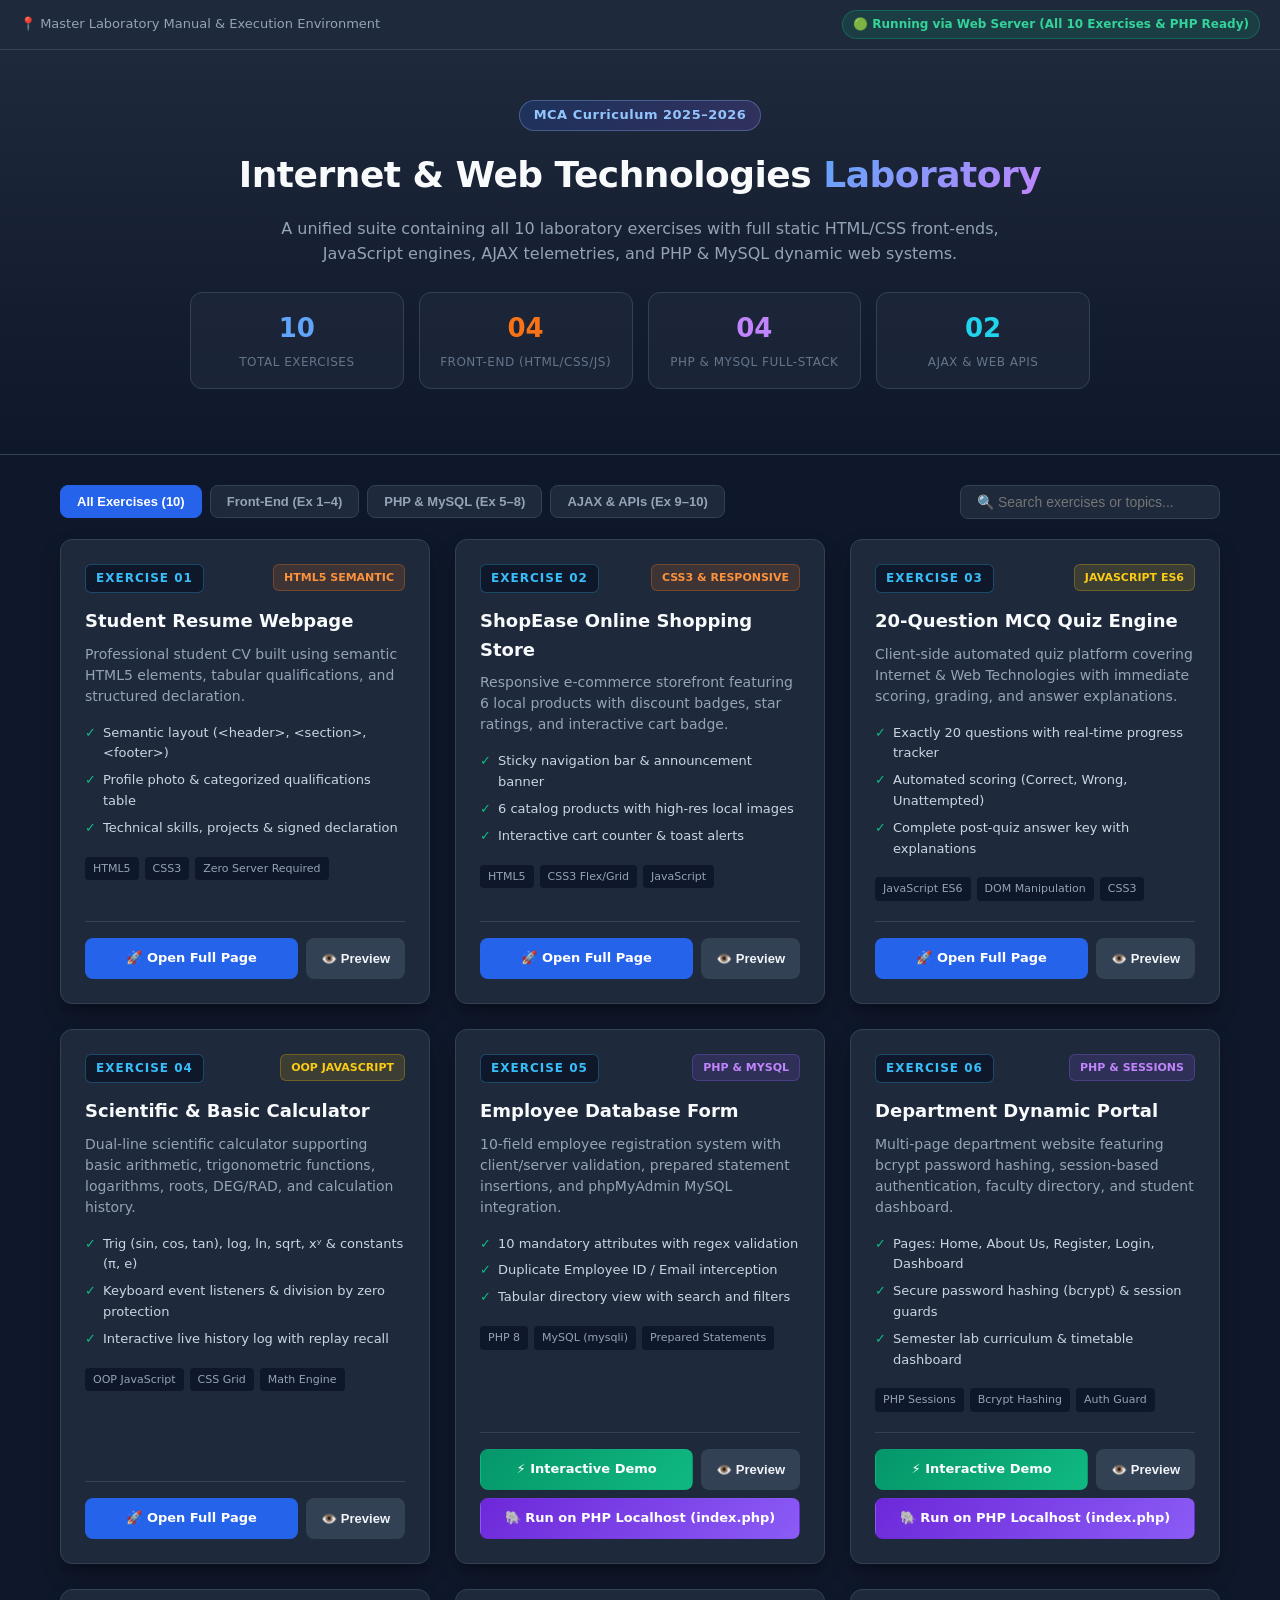
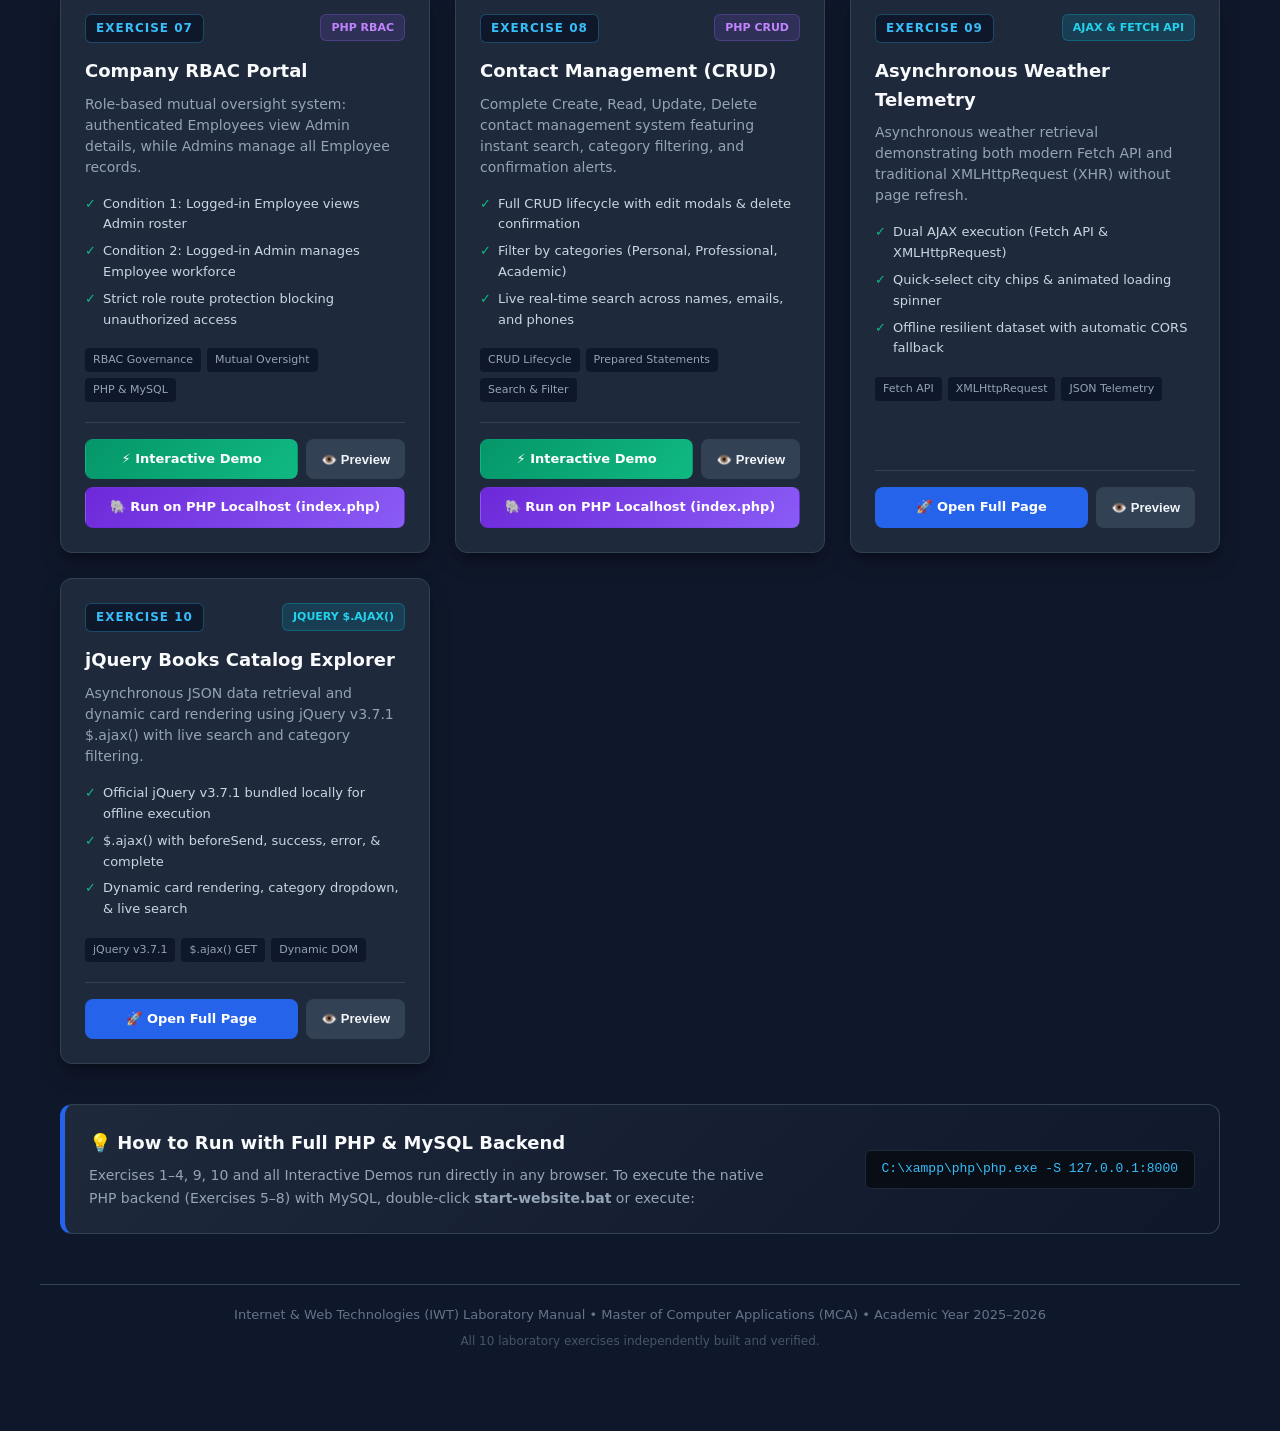
<file: index.html>
<!DOCTYPE html>
<html lang="en">
<head>
    <meta charset="UTF-8">
    <meta name="viewport" content="width=device-width, initial-scale=1.0">
    <title>IWT Laboratory Portal | All 10 Laboratory Exercises</title>
    <style>
        :root {
            --primary: #2563eb;
            --primary-dark: #1d4ed8;
            --primary-light: #dbeafe;
            --accent: #8b5cf6;
            --bg-page: #0f172a;
            --bg-card: #1e293b;
            --bg-card-hover: #273549;
            --text-title: #f8fafc;
            --text-body: #94a3b8;
            --border: #334155;
            --success: #10b981;
            --warning: #f59e0b;
            --php-color: #8b5cf6;
            --ajax-color: #06b6d4;
            --js-color: #eab308;
            --html-color: #f97316;
            --radius: 12px;
            --shadow: 0 10px 25px -5px rgba(0, 0, 0, 0.3), 0 8px 10px -6px rgba(0, 0, 0, 0.3);
        }

        * {
            box-sizing: border-box;
            margin: 0;
            padding: 0;
        }

        body {
            font-family: 'Segoe UI', system-ui, -apple-system, sans-serif;
            background-color: var(--bg-page);
            color: var(--text-body);
            line-height: 1.6;
            padding-bottom: 60px;
        }

        /* Top Notification Bar */
        .top-status-bar {
            background: #1e293b;
            border-bottom: 1px solid var(--border);
            padding: 10px 20px;
            font-size: 13px;
            display: flex;
            justify-content: space-between;
            align-items: center;
            flex-wrap: wrap;
            gap: 10px;
        }

        .server-badge {
            display: inline-flex;
            align-items: center;
            gap: 6px;
            padding: 4px 10px;
            border-radius: 999px;
            font-weight: 600;
            font-size: 12px;
        }

        .server-badge.online {
            background: rgba(16, 185, 129, 0.15);
            color: #34d399;
            border: 1px solid rgba(16, 185, 129, 0.3);
        }

        .server-badge.filemode {
            background: rgba(245, 158, 11, 0.15);
            color: #fbbf24;
            border: 1px solid rgba(245, 158, 11, 0.3);
        }

        /* Hero Header */
        .hero {
            background: linear-gradient(180deg, #1e293b 0%, #0f172a 100%);
            padding: 50px 20px 35px 20px;
            text-align: center;
            border-bottom: 1px solid var(--border);
        }

        .hero-container {
            max-width: 950px;
            margin: 0 auto;
        }

        .hero-tag {
            display: inline-block;
            background: linear-gradient(135deg, rgba(37, 99, 235, 0.2), rgba(139, 92, 246, 0.2));
            color: #93c5fd;
            border: 1px solid rgba(147, 197, 253, 0.3);
            padding: 4px 14px;
            border-radius: 999px;
            font-size: 13px;
            font-weight: 600;
            margin-bottom: 15px;
            letter-spacing: 0.5px;
        }

        .hero h1 {
            font-size: 36px;
            font-weight: 800;
            color: var(--text-title);
            margin-bottom: 12px;
            letter-spacing: -0.5px;
        }

        .hero h1 span {
            background: linear-gradient(135deg, #60a5fa, #c084fc);
            -webkit-background-clip: text;
            -webkit-text-fill-color: transparent;
        }

        .hero p {
            font-size: 16px;
            color: #94a3b8;
            max-width: 720px;
            margin: 0 auto 25px auto;
        }

        /* Stats Bar */
        .stats-grid {
            display: grid;
            grid-template-columns: repeat(auto-fit, minmax(180px, 1fr));
            gap: 15px;
            max-width: 900px;
            margin: 0 auto 30px auto;
        }

        .stat-card {
            background: rgba(30, 41, 59, 0.7);
            border: 1px solid var(--border);
            border-radius: var(--radius);
            padding: 15px;
            text-align: center;
        }

        .stat-num {
            font-size: 26px;
            font-weight: 800;
            color: var(--text-title);
        }

        .stat-label {
            font-size: 12px;
            text-transform: uppercase;
            letter-spacing: 0.5px;
            color: #64748b;
            margin-top: 4px;
        }

        /* Filter Controls */
        .filter-section {
            max-width: 1200px;
            margin: 30px auto 20px auto;
            padding: 0 20px;
            display: flex;
            justify-content: space-between;
            align-items: center;
            flex-wrap: wrap;
            gap: 15px;
        }

        .filter-tabs {
            display: flex;
            gap: 8px;
            flex-wrap: wrap;
        }

        .filter-btn {
            background: #1e293b;
            color: #94a3b8;
            border: 1px solid var(--border);
            padding: 8px 16px;
            border-radius: 8px;
            font-size: 13px;
            font-weight: 600;
            cursor: pointer;
            transition: all 0.2s ease;
        }

        .filter-btn:hover {
            background: #273549;
            color: var(--text-title);
        }

        .filter-btn.active {
            background: var(--primary);
            color: #ffffff;
            border-color: var(--primary);
        }

        .search-input {
            background: #1e293b;
            border: 1px solid var(--border);
            color: #ffffff;
            padding: 8px 16px;
            border-radius: 8px;
            font-size: 14px;
            width: 260px;
            outline: none;
        }

        .search-input:focus {
            border-color: var(--primary);
        }

        /* Exercises Grid */
        .grid-container {
            max-width: 1200px;
            margin: 0 auto;
            padding: 0 20px;
            display: grid;
            grid-template-columns: repeat(auto-fill, minmax(360px, 1fr));
            gap: 25px;
        }

        .exercise-card {
            background: var(--bg-card);
            border: 1px solid var(--border);
            border-radius: var(--radius);
            padding: 24px;
            display: flex;
            flex-direction: column;
            justify-content: space-between;
            box-shadow: var(--shadow);
            transition: transform 0.2s ease, border-color 0.2s ease;
            position: relative;
        }

        .exercise-card:hover {
            transform: translateY(-4px);
            border-color: #475569;
            background: var(--bg-card-hover);
        }

        .card-top {
            display: flex;
            justify-content: space-between;
            align-items: flex-start;
            margin-bottom: 14px;
        }

        .ex-number {
            font-size: 12px;
            font-weight: 800;
            letter-spacing: 1px;
            padding: 4px 10px;
            border-radius: 6px;
            background: #0f172a;
            color: #38bdf8;
            border: 1px solid rgba(56, 189, 248, 0.3);
        }

        .category-badge {
            font-size: 11px;
            font-weight: 700;
            padding: 4px 10px;
            border-radius: 6px;
            text-transform: uppercase;
        }

        .badge-html { background: rgba(249, 115, 22, 0.15); color: #fb923c; border: 1px solid rgba(249, 115, 22, 0.3); }
        .badge-js { background: rgba(234, 179, 8, 0.15); color: #facc15; border: 1px solid rgba(234, 179, 8, 0.3); }
        .badge-php { background: rgba(139, 92, 246, 0.15); color: #c084fc; border: 1px solid rgba(139, 92, 246, 0.3); }
        .badge-ajax { background: rgba(6, 182, 212, 0.15); color: #22d3ee; border: 1px solid rgba(6, 182, 212, 0.3); }

        .card-title {
            font-size: 18px;
            font-weight: 700;
            color: var(--text-title);
            margin-bottom: 8px;
        }

        .card-desc {
            font-size: 14px;
            color: #94a3b8;
            margin-bottom: 16px;
            line-height: 1.5;
        }

        .feature-list {
            list-style: none;
            margin-bottom: 18px;
            font-size: 13px;
        }

        .feature-list li {
            position: relative;
            padding-left: 18px;
            margin-bottom: 6px;
            color: #cbd5e1;
        }

        .feature-list li::before {
            content: "✓";
            position: absolute;
            left: 0;
            color: var(--success);
            font-weight: bold;
        }

        .tech-tags {
            display: flex;
            flex-wrap: wrap;
            gap: 6px;
            margin-bottom: 20px;
        }

        .tech-pill {
            background: #0f172a;
            color: #94a3b8;
            padding: 3px 8px;
            border-radius: 4px;
            font-size: 11px;
            font-weight: 500;
        }

        /* Card Actions */
        .card-actions {
            display: flex;
            flex-direction: column;
            gap: 8px;
            border-top: 1px solid var(--border);
            padding-top: 16px;
        }

        .btn-row {
            display: flex;
            gap: 8px;
        }

        .btn {
            display: inline-flex;
            align-items: center;
            justify-content: center;
            gap: 6px;
            padding: 9px 14px;
            border-radius: 8px;
            font-size: 13px;
            font-weight: 600;
            text-decoration: none;
            cursor: pointer;
            transition: all 0.2s ease;
            border: 1px solid transparent;
            text-align: center;
        }

        .btn-primary {
            background: var(--primary);
            color: #ffffff;
            flex: 1;
        }

        .btn-primary:hover {
            background: var(--primary-dark);
        }

        .btn-secondary {
            background: #334155;
            color: #f1f5f9;
        }

        .btn-secondary:hover {
            background: #475569;
        }

        .btn-demo {
            background: linear-gradient(135deg, #059669, #10b981);
            color: #ffffff;
            flex: 1;
        }

        .btn-demo:hover {
            opacity: 0.95;
        }

        .btn-php {
            background: linear-gradient(135deg, #6d28d9, #8b5cf6);
            color: #ffffff;
            flex: 1;
        }

        .btn-php:hover {
            opacity: 0.95;
        }

        /* Quick Server Banner Box */
        .server-guide-box {
            max-width: 1200px;
            margin: 40px auto 0 auto;
            padding: 0 20px;
        }

        .server-guide-inner {
            background: linear-gradient(135deg, #1e293b, #0f172a);
            border: 1px solid #334155;
            border-left: 5px solid var(--primary);
            border-radius: var(--radius);
            padding: 24px;
            display: flex;
            align-items: center;
            justify-content: space-between;
            flex-wrap: wrap;
            gap: 20px;
        }

        .server-guide-inner h3 {
            color: var(--text-title);
            font-size: 18px;
            margin-bottom: 6px;
        }

        .server-guide-inner p {
            font-size: 14px;
            color: #94a3b8;
            max-width: 680px;
        }

        .code-snippet {
            background: #090d16;
            color: #38bdf8;
            padding: 8px 16px;
            border-radius: 6px;
            font-family: monospace;
            font-size: 13px;
            border: 1px solid #1e293b;
        }

        /* Live Preview Modal */
        .preview-modal {
            display: none;
            position: fixed;
            top: 0;
            left: 0;
            width: 100%;
            height: 100%;
            background: rgba(0, 0, 0, 0.85);
            z-index: 1000;
            backdrop-filter: blur(4px);
        }

        .preview-modal.active {
            display: flex;
            flex-direction: column;
        }

        .modal-header {
            background: #1e293b;
            padding: 12px 24px;
            display: flex;
            justify-content: space-between;
            align-items: center;
            border-bottom: 1px solid var(--border);
        }

        .modal-title {
            color: #ffffff;
            font-size: 16px;
            font-weight: 700;
        }

        .modal-actions {
            display: flex;
            gap: 10px;
            align-items: center;
        }

        .modal-close-btn {
            background: #ef4444;
            color: white;
            border: none;
            padding: 6px 14px;
            border-radius: 6px;
            cursor: pointer;
            font-weight: 700;
            font-size: 13px;
        }

        .modal-iframe-container {
            flex: 1;
            width: 100%;
            background: #ffffff;
        }

        .modal-iframe-container iframe {
            width: 100%;
            height: 100%;
            border: none;
        }

        /* Footer */
        footer {
            max-width: 1200px;
            margin: 50px auto 0 auto;
            text-align: center;
            padding: 20px;
            border-top: 1px solid var(--border);
            font-size: 13px;
            color: #64748b;
        }

        @media (max-width: 768px) {
            .grid-container {
                grid-template-columns: 1fr;
            }
            .hero h1 {
                font-size: 28px;
            }
            .btn-row {
                flex-direction: column;
            }
        }
    </style>
</head>
<body>

    <!-- Protocol & Server Status Bar -->
    <div class="top-status-bar">
        <div>
            <span>📍 Master Laboratory Manual &amp; Execution Environment</span>
        </div>
        <div id="statusBadgeContainer">
            <span class="server-badge online" id="statusBadge">Checking server protocol...</span>
        </div>
    </div>

    <!-- Hero Header -->
    <header class="hero">
        <div class="hero-container">
            <span class="hero-tag">MCA Curriculum 2025–2026</span>
            <h1>Internet &amp; Web Technologies <span>Laboratory</span></h1>
            <p>A unified suite containing all 10 laboratory exercises with full static HTML/CSS front-ends, JavaScript engines, AJAX telemetries, and PHP &amp; MySQL dynamic web systems.</p>

            <!-- Statistics Grid -->
            <div class="stats-grid">
                <div class="stat-card">
                    <div class="stat-num" style="color: #60a5fa;">10</div>
                    <div class="stat-label">Total Exercises</div>
                </div>
                <div class="stat-card">
                    <div class="stat-num" style="color: #f97316;">04</div>
                    <div class="stat-label">Front-End (HTML/CSS/JS)</div>
                </div>
                <div class="stat-card">
                    <div class="stat-num" style="color: #c084fc;">04</div>
                    <div class="stat-label">PHP &amp; MySQL Full-Stack</div>
                </div>
                <div class="stat-card">
                    <div class="stat-num" style="color: #22d3ee;">02</div>
                    <div class="stat-label">AJAX &amp; Web APIs</div>
                </div>
            </div>
        </div>
    </header>

    <!-- Filter & Search Controls -->
    <div class="filter-section">
        <div class="filter-tabs">
            <button class="filter-btn active" onclick="filterExercises('all', this)">All Exercises (10)</button>
            <button class="filter-btn" onclick="filterExercises('frontend', this)">Front-End (Ex 1–4)</button>
            <button class="filter-btn" onclick="filterExercises('backend', this)">PHP &amp; MySQL (Ex 5–8)</button>
            <button class="filter-btn" onclick="filterExercises('ajax', this)">AJAX &amp; APIs (Ex 9–10)</button>
        </div>
        <div>
            <input type="text" id="searchInput" class="search-input" placeholder="🔍 Search exercises or topics..." oninput="handleSearch()">
        </div>
    </div>

    <!-- Main Exercise Grid -->
    <main class="grid-container" id="exerciseGrid">

        <!-- Exercise 01: Resume -->
        <div class="exercise-card" data-category="frontend" data-keywords="resume cv profile html5 semantic education skills declaration">
            <div>
                <div class="card-top">
                    <span class="ex-number">EXERCISE 01</span>
                    <span class="category-badge badge-html">HTML5 Semantic</span>
                </div>
                <h2 class="card-title">Student Resume Webpage</h2>
                <p class="card-desc">Professional student CV built using semantic HTML5 elements, tabular qualifications, and structured declaration.</p>
                <ul class="feature-list">
                    <li>Semantic layout (&lt;header&gt;, &lt;section&gt;, &lt;footer&gt;)</li>
                    <li>Profile photo &amp; categorized qualifications table</li>
                    <li>Technical skills, projects &amp; signed declaration</li>
                </ul>
                <div class="tech-tags">
                    <span class="tech-pill">HTML5</span>
                    <span class="tech-pill">CSS3</span>
                    <span class="tech-pill">Zero Server Required</span>
                </div>
            </div>
            <div class="card-actions">
                <div class="btn-row">
                    <a href="Exercise-01-Resume/index.html" class="btn btn-primary" target="_blank">🚀 Open Full Page</a>
                    <button class="btn btn-secondary" onclick="openPreview('Exercise 01: Student Resume', 'Exercise-01-Resume/index.html')">👁️ Preview</button>
                </div>
            </div>
        </div>

        <!-- Exercise 02: Shopping -->
        <div class="exercise-card" data-category="frontend" data-keywords="shopping store ecommerce shopease cart products catalog css3">
            <div>
                <div class="card-top">
                    <span class="ex-number">EXERCISE 02</span>
                    <span class="category-badge badge-html">CSS3 &amp; Responsive</span>
                </div>
                <h2 class="card-title">ShopEase Online Shopping Store</h2>
                <p class="card-desc">Responsive e-commerce storefront featuring 6 local products with discount badges, star ratings, and interactive cart badge.</p>
                <ul class="feature-list">
                    <li>Sticky navigation bar &amp; announcement banner</li>
                    <li>6 catalog products with high-res local images</li>
                    <li>Interactive cart counter &amp; toast alerts</li>
                </ul>
                <div class="tech-tags">
                    <span class="tech-pill">HTML5</span>
                    <span class="tech-pill">CSS3 Flex/Grid</span>
                    <span class="tech-pill">JavaScript</span>
                </div>
            </div>
            <div class="card-actions">
                <div class="btn-row">
                    <a href="Exercise-02-Online-Shopping/index.html" class="btn btn-primary" target="_blank">🚀 Open Full Page</a>
                    <button class="btn btn-secondary" onclick="openPreview('Exercise 02: ShopEase Store', 'Exercise-02-Online-Shopping/index.html')">👁️ Preview</button>
                </div>
            </div>
        </div>

        <!-- Exercise 03: Quiz -->
        <div class="exercise-card" data-category="frontend" data-keywords="quiz mcq test assessment exam score web tech javascript">
            <div>
                <div class="card-top">
                    <span class="ex-number">EXERCISE 03</span>
                    <span class="category-badge badge-js">JavaScript ES6</span>
                </div>
                <h2 class="card-title">20-Question MCQ Quiz Engine</h2>
                <p class="card-desc">Client-side automated quiz platform covering Internet &amp; Web Technologies with immediate scoring, grading, and answer explanations.</p>
                <ul class="feature-list">
                    <li>Exactly 20 questions with real-time progress tracker</li>
                    <li>Automated scoring (Correct, Wrong, Unattempted)</li>
                    <li>Complete post-quiz answer key with explanations</li>
                </ul>
                <div class="tech-tags">
                    <span class="tech-pill">JavaScript ES6</span>
                    <span class="tech-pill">DOM Manipulation</span>
                    <span class="tech-pill">CSS3</span>
                </div>
            </div>
            <div class="card-actions">
                <div class="btn-row">
                    <a href="Exercise-03-Quiz/index.html" class="btn btn-primary" target="_blank">🚀 Open Full Page</a>
                    <button class="btn btn-secondary" onclick="openPreview('Exercise 03: MCQ Quiz Engine', 'Exercise-03-Quiz/index.html')">👁️ Preview</button>
                </div>
            </div>
        </div>

        <!-- Exercise 04: Calculator -->
        <div class="exercise-card" data-category="frontend" data-keywords="calculator scientific math trigonometry oop javascript arithmetic">
            <div>
                <div class="card-top">
                    <span class="ex-number">EXERCISE 04</span>
                    <span class="category-badge badge-js">OOP JavaScript</span>
                </div>
                <h2 class="card-title">Scientific &amp; Basic Calculator</h2>
                <p class="card-desc">Dual-line scientific calculator supporting basic arithmetic, trigonometric functions, logarithms, roots, DEG/RAD, and calculation history.</p>
                <ul class="feature-list">
                    <li>Trig (sin, cos, tan), log, ln, sqrt, xʸ &amp; constants (π, e)</li>
                    <li>Keyboard event listeners &amp; division by zero protection</li>
                    <li>Interactive live history log with replay recall</li>
                </ul>
                <div class="tech-tags">
                    <span class="tech-pill">OOP JavaScript</span>
                    <span class="tech-pill">CSS Grid</span>
                    <span class="tech-pill">Math Engine</span>
                </div>
            </div>
            <div class="card-actions">
                <div class="btn-row">
                    <a href="Exercise-04-Calculator/index.html" class="btn btn-primary" target="_blank">🚀 Open Full Page</a>
                    <button class="btn btn-secondary" onclick="openPreview('Exercise 04: Scientific Calculator', 'Exercise-04-Calculator/index.html')">👁️ Preview</button>
                </div>
            </div>
        </div>

        <!-- Exercise 05: Student/Employee Form -->
        <div class="exercise-card" data-category="backend" data-keywords="php mysql database employee form registration validation prepared statements">
            <div>
                <div class="card-top">
                    <span class="ex-number">EXERCISE 05</span>
                    <span class="category-badge badge-php">PHP &amp; MySQL</span>
                </div>
                <h2 class="card-title">Employee Database Form</h2>
                <p class="card-desc">10-field employee registration system with client/server validation, prepared statement insertions, and phpMyAdmin MySQL integration.</p>
                <ul class="feature-list">
                    <li>10 mandatory attributes with regex validation</li>
                    <li>Duplicate Employee ID / Email interception</li>
                    <li>Tabular directory view with search and filters</li>
                </ul>
                <div class="tech-tags">
                    <span class="tech-pill">PHP 8</span>
                    <span class="tech-pill">MySQL (mysqli)</span>
                    <span class="tech-pill">Prepared Statements</span>
                </div>
            </div>
            <div class="card-actions">
                <div class="btn-row">
                    <a href="Exercise-05-Student-Form-Database/demo.html" class="btn btn-demo" target="_blank">⚡ Interactive Demo</a>
                    <button class="btn btn-secondary" onclick="openPreview('Exercise 05: Interactive Demo', 'Exercise-05-Student-Form-Database/demo.html')">👁️ Preview</button>
                </div>
                <a href="Exercise-05-Student-Form-Database/index.php" class="btn btn-php" target="_blank">🐘 Run on PHP Localhost (index.php)</a>
            </div>
        </div>

        <!-- Exercise 06: Dynamic Website -->
        <div class="exercise-card" data-category="backend" data-keywords="php mysql session auth login register dashboard department portal">
            <div>
                <div class="card-top">
                    <span class="ex-number">EXERCISE 06</span>
                    <span class="category-badge badge-php">PHP &amp; Sessions</span>
                </div>
                <h2 class="card-title">Department Dynamic Portal</h2>
                <p class="card-desc">Multi-page department website featuring bcrypt password hashing, session-based authentication, faculty directory, and student dashboard.</p>
                <ul class="feature-list">
                    <li>Pages: Home, About Us, Register, Login, Dashboard</li>
                    <li>Secure password hashing (bcrypt) &amp; session guards</li>
                    <li>Semester lab curriculum &amp; timetable dashboard</li>
                </ul>
                <div class="tech-tags">
                    <span class="tech-pill">PHP Sessions</span>
                    <span class="tech-pill">Bcrypt Hashing</span>
                    <span class="tech-pill">Auth Guard</span>
                </div>
            </div>
            <div class="card-actions">
                <div class="btn-row">
                    <a href="Exercise-06-Dynamic-Website/demo.html" class="btn btn-demo" target="_blank">⚡ Interactive Demo</a>
                    <button class="btn btn-secondary" onclick="openPreview('Exercise 06: Interactive Demo', 'Exercise-06-Dynamic-Website/demo.html')">👁️ Preview</button>
                </div>
                <a href="Exercise-06-Dynamic-Website/index.php" class="btn btn-php" target="_blank">🐘 Run on PHP Localhost (index.php)</a>
            </div>
        </div>

        <!-- Exercise 07: Company Employee Admin -->
        <div class="exercise-card" data-category="backend" data-keywords="rbac role based employee admin mutual oversight access control php mysql">
            <div>
                <div class="card-top">
                    <span class="ex-number">EXERCISE 07</span>
                    <span class="category-badge badge-php">PHP RBAC</span>
                </div>
                <h2 class="card-title">Company RBAC Portal</h2>
                <p class="card-desc">Role-based mutual oversight system: authenticated Employees view Admin details, while Admins manage all Employee records.</p>
                <ul class="feature-list">
                    <li>Condition 1: Logged-in Employee views Admin roster</li>
                    <li>Condition 2: Logged-in Admin manages Employee workforce</li>
                    <li>Strict role route protection blocking unauthorized access</li>
                </ul>
                <div class="tech-tags">
                    <span class="tech-pill">RBAC Governance</span>
                    <span class="tech-pill">Mutual Oversight</span>
                    <span class="tech-pill">PHP &amp; MySQL</span>
                </div>
            </div>
            <div class="card-actions">
                <div class="btn-row">
                    <a href="Exercise-07-Company-Employee-Admin/demo.html" class="btn btn-demo" target="_blank">⚡ Interactive Demo</a>
                    <button class="btn btn-secondary" onclick="openPreview('Exercise 07: RBAC Portal', 'Exercise-07-Company-Employee-Admin/demo.html')">👁️ Preview</button>
                </div>
                <a href="Exercise-07-Company-Employee-Admin/index.php" class="btn btn-php" target="_blank">🐘 Run on PHP Localhost (index.php)</a>
            </div>
        </div>

        <!-- Exercise 08: Contact Management -->
        <div class="exercise-card" data-category="backend" data-keywords="crud contact management create read update delete search filter php mysql">
            <div>
                <div class="card-top">
                    <span class="ex-number">EXERCISE 08</span>
                    <span class="category-badge badge-php">PHP CRUD</span>
                </div>
                <h2 class="card-title">Contact Management (CRUD)</h2>
                <p class="card-desc">Complete Create, Read, Update, Delete contact management system featuring instant search, category filtering, and confirmation alerts.</p>
                <ul class="feature-list">
                    <li>Full CRUD lifecycle with edit modals &amp; delete confirmation</li>
                    <li>Filter by categories (Personal, Professional, Academic)</li>
                    <li>Live real-time search across names, emails, and phones</li>
                </ul>
                <div class="tech-tags">
                    <span class="tech-pill">CRUD Lifecycle</span>
                    <span class="tech-pill">Prepared Statements</span>
                    <span class="tech-pill">Search &amp; Filter</span>
                </div>
            </div>
            <div class="card-actions">
                <div class="btn-row">
                    <a href="Exercise-08-Contact-Management/demo.html" class="btn btn-demo" target="_blank">⚡ Interactive Demo</a>
                    <button class="btn btn-secondary" onclick="openPreview('Exercise 08: Contact CRUD', 'Exercise-08-Contact-Management/demo.html')">👁️ Preview</button>
                </div>
                <a href="Exercise-08-Contact-Management/index.php" class="btn btn-php" target="_blank">🐘 Run on PHP Localhost (index.php)</a>
            </div>
        </div>

        <!-- Exercise 09: AJAX Weather -->
        <div class="exercise-card" data-category="ajax" data-keywords="ajax weather fetch xhr json asynchronous api telemetry">
            <div>
                <div class="card-top">
                    <span class="ex-number">EXERCISE 09</span>
                    <span class="category-badge badge-ajax">AJAX &amp; Fetch API</span>
                </div>
                <h2 class="card-title">Asynchronous Weather Telemetry</h2>
                <p class="card-desc">Asynchronous weather retrieval demonstrating both modern Fetch API and traditional XMLHttpRequest (XHR) without page refresh.</p>
                <ul class="feature-list">
                    <li>Dual AJAX execution (Fetch API &amp; XMLHttpRequest)</li>
                    <li>Quick-select city chips &amp; animated loading spinner</li>
                    <li>Offline resilient dataset with automatic CORS fallback</li>
                </ul>
                <div class="tech-tags">
                    <span class="tech-pill">Fetch API</span>
                    <span class="tech-pill">XMLHttpRequest</span>
                    <span class="tech-pill">JSON Telemetry</span>
                </div>
            </div>
            <div class="card-actions">
                <div class="btn-row">
                    <a href="Exercise-09-AJAX-Weather/index.html" class="btn btn-primary" target="_blank">🚀 Open Full Page</a>
                    <button class="btn btn-secondary" onclick="openPreview('Exercise 09: AJAX Weather', 'Exercise-09-AJAX-Weather/index.html')">👁️ Preview</button>
                </div>
            </div>
        </div>

        <!-- Exercise 10: jQuery Books -->
        <div class="exercise-card" data-category="ajax" data-keywords="jquery ajax books json catalog library dynamic dom">
            <div>
                <div class="card-top">
                    <span class="ex-number">EXERCISE 10</span>
                    <span class="category-badge badge-ajax">jQuery $.ajax()</span>
                </div>
                <h2 class="card-title">jQuery Books Catalog Explorer</h2>
                <p class="card-desc">Asynchronous JSON data retrieval and dynamic card rendering using jQuery v3.7.1 $.ajax() with live search and category filtering.</p>
                <ul class="feature-list">
                    <li>Official jQuery v3.7.1 bundled locally for offline execution</li>
                    <li>$.ajax() with beforeSend, success, error, &amp; complete</li>
                    <li>Dynamic card rendering, category dropdown, &amp; live search</li>
                </ul>
                <div class="tech-tags">
                    <span class="tech-pill">jQuery v3.7.1</span>
                    <span class="tech-pill">$.ajax() GET</span>
                    <span class="tech-pill">Dynamic DOM</span>
                </div>
            </div>
            <div class="card-actions">
                <div class="btn-row">
                    <a href="Exercise-10-jQuery-Books/index.html" class="btn btn-primary" target="_blank">🚀 Open Full Page</a>
                    <button class="btn btn-secondary" onclick="openPreview('Exercise 10: jQuery Books Explorer', 'Exercise-10-jQuery-Books/index.html')">👁️ Preview</button>
                </div>
            </div>
        </div>

    </main>

    <!-- 1-Click Server Guide Box -->
    <div class="server-guide-box">
        <div class="server-guide-inner">
            <div>
                <h3>💡 How to Run with Full PHP &amp; MySQL Backend</h3>
                <p>Exercises 1–4, 9, 10 and all Interactive Demos run directly in any browser. To execute the native PHP backend (Exercises 5–8) with MySQL, double-click <strong>start-website.bat</strong> or execute:</p>
            </div>
            <div>
                <div class="code-snippet">C:\xampp\php\php.exe -S 127.0.0.1:8000</div>
            </div>
        </div>
    </div>

    <!-- Live Preview Modal -->
    <div class="preview-modal" id="previewModal">
        <div class="modal-header">
            <span class="modal-title" id="modalTitle">Exercise Preview</span>
            <div class="modal-actions">
                <a href="#" id="modalOpenExternal" target="_blank" class="btn btn-secondary" style="font-size: 12px; padding: 4px 10px;">↗ Open in New Tab</a>
                <button class="modal-close-btn" onclick="closePreview()">✕ Close Preview</button>
            </div>
        </div>
        <div class="modal-iframe-container">
            <iframe id="previewIframe" src=""></iframe>
        </div>
    </div>

    <!-- Footer -->
    <footer>
        <p>Internet &amp; Web Technologies (IWT) Laboratory Manual &bull; Master of Computer Applications (MCA) &bull; Academic Year 2025–2026</p>
        <p style="margin-top: 6px; font-size: 12px; color: #475569;">All 10 laboratory exercises independently built and verified.</p>
    </footer>

    <script>
        // Check current protocol and display badge
        window.addEventListener('DOMContentLoaded', () => {
            const badge = document.getElementById('statusBadge');
            if (window.location.protocol.startsWith('http')) {
                badge.className = "server-badge online";
                badge.innerHTML = "🟢 Running via Web Server (All 10 Exercises &amp; PHP Ready)";
            } else {
                badge.className = "server-badge filemode";
                badge.innerHTML = "🟡 Running via File Mode (Use '⚡ Interactive Demo' or double-click start-website.bat for PHP)";
            }
        });

        // Filter tabs logic
        function filterExercises(category, btn) {
            document.querySelectorAll('.filter-btn').forEach(b => b.classList.remove('active'));
            btn.classList.add('active');

            const cards = document.querySelectorAll('.exercise-card');
            cards.forEach(card => {
                if (category === 'all' || card.getAttribute('data-category') === category) {
                    card.style.display = 'flex';
                } else {
                    card.style.display = 'none';
                }
            });
        }

        // Live search logic
        function handleSearch() {
            const query = document.getElementById('searchInput').value.toLowerCase().trim();
            const cards = document.querySelectorAll('.exercise-card');

            cards.forEach(card => {
                const title = card.querySelector('.card-title').textContent.toLowerCase();
                const desc = card.querySelector('.card-desc').textContent.toLowerCase();
                const keywords = (card.getAttribute('data-keywords') || '').toLowerCase();

                if (title.includes(query) || desc.includes(query) || keywords.includes(query)) {
                    card.style.display = 'flex';
                } else {
                    card.style.display = 'none';
                }
            });
        }

        // Preview modal
        function openPreview(title, url) {
            document.getElementById('modalTitle').textContent = title;
            document.getElementById('modalOpenExternal').href = url;
            document.getElementById('previewIframe').src = url;
            document.getElementById('previewModal').classList.add('active');
            document.body.style.overflow = 'hidden';
        }

        function closePreview() {
            document.getElementById('previewModal').classList.remove('active');
            document.getElementById('previewIframe').src = '';
            document.body.style.overflow = 'auto';
        }
    </script>
</body>
</html>
</file>
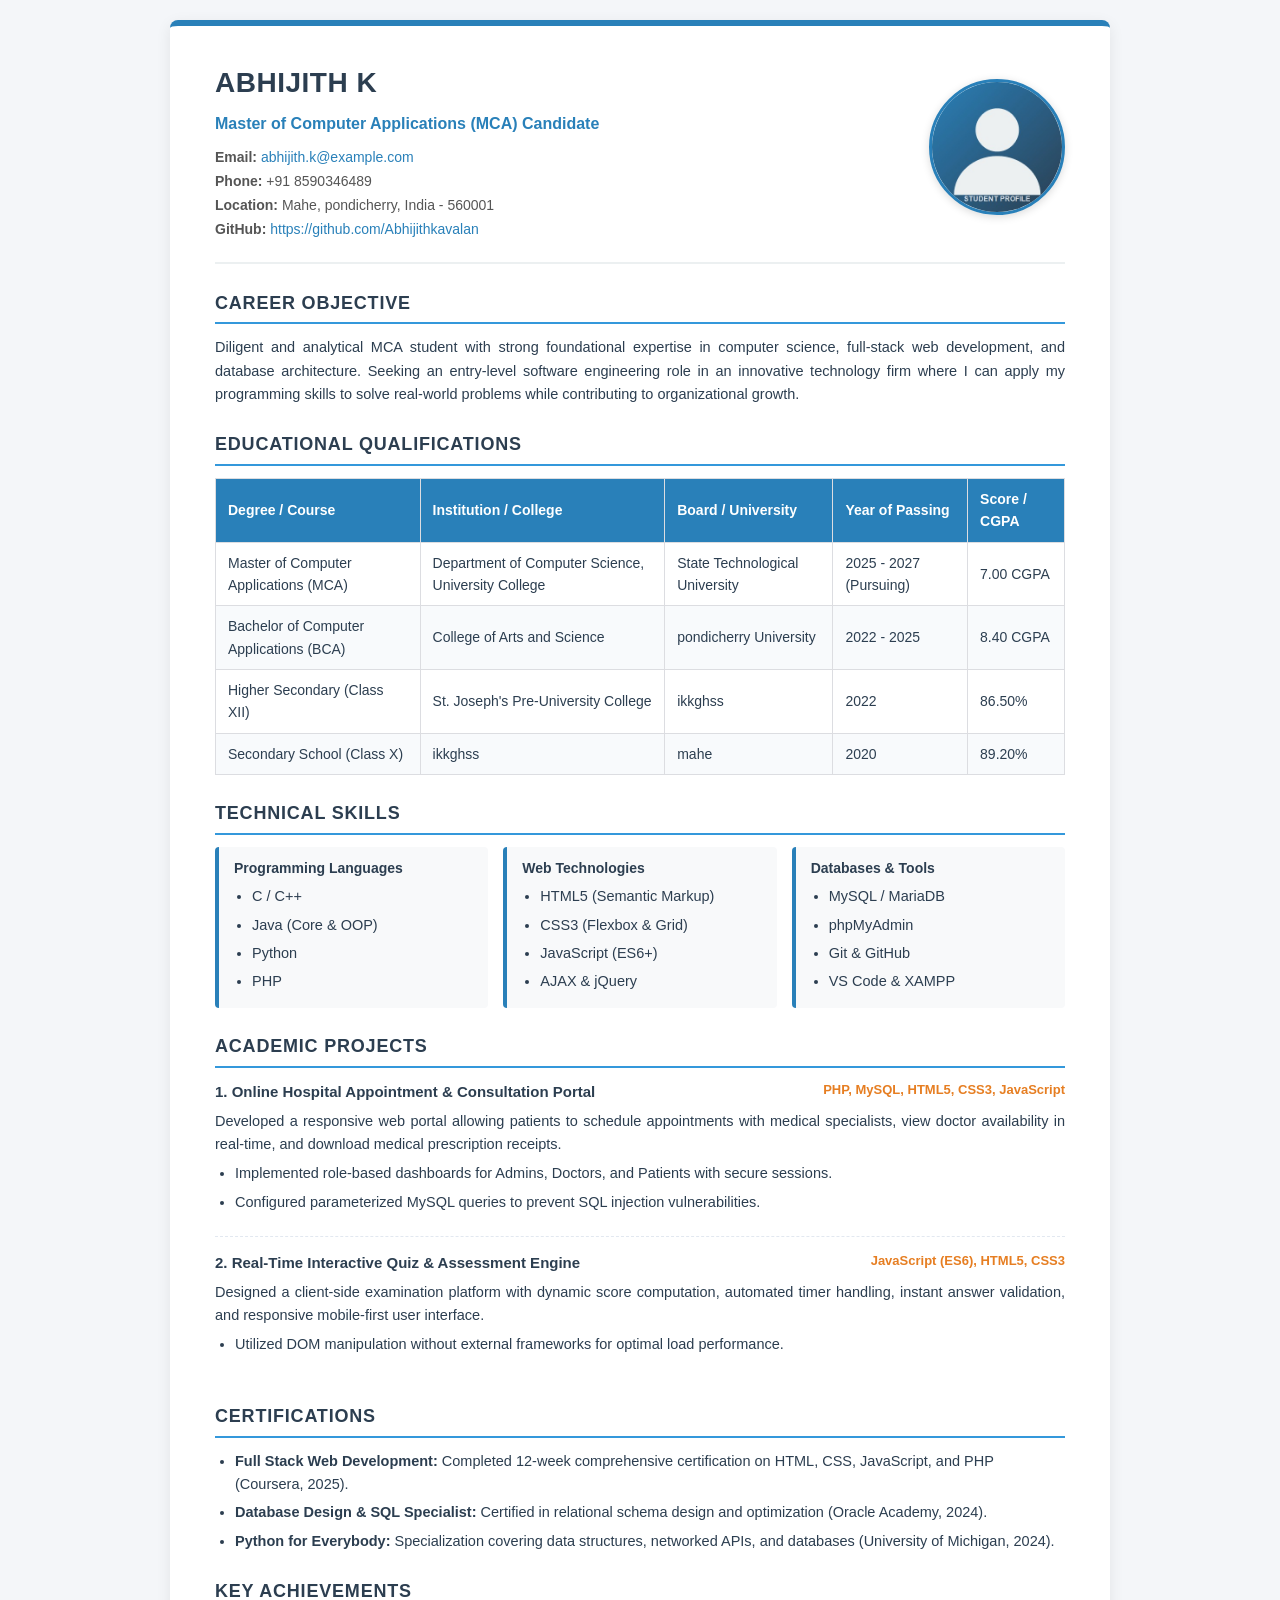
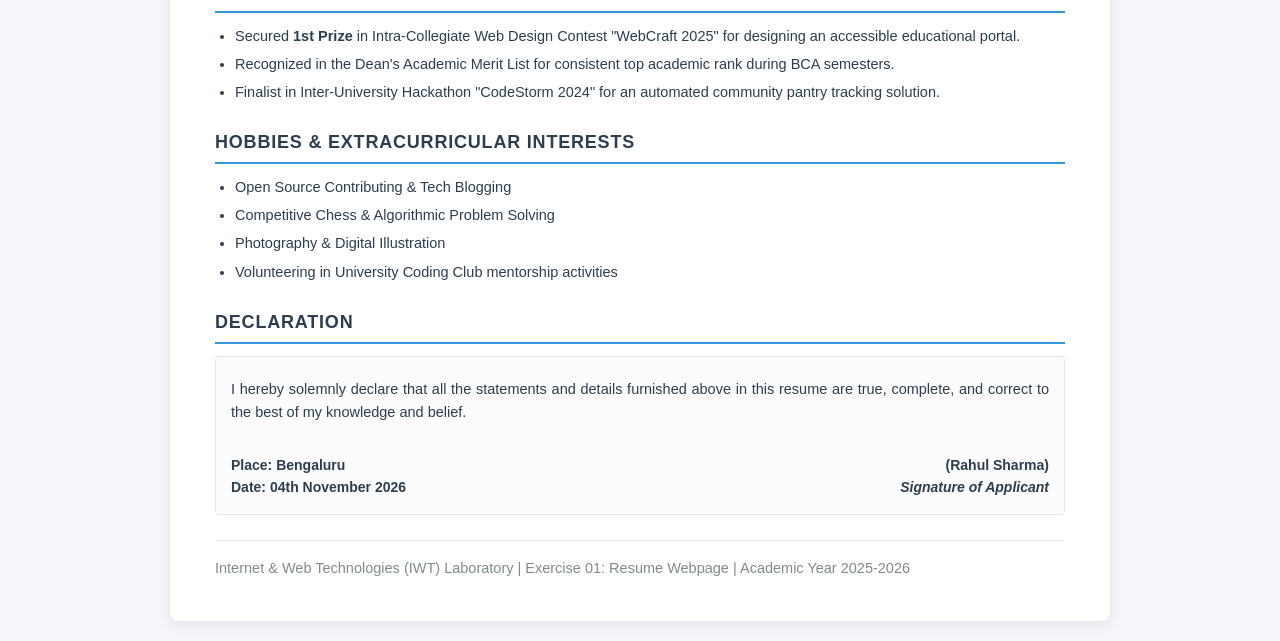
<file: Exercise-01-Resume/index.html>
<!DOCTYPE html>
<html lang="en">
<head>
    <meta charset="UTF-8">
    <meta name="viewport" content="width=device-width, initial-scale=1.0">
    <title>Student Resume - Abhijith k | MCA</title>
    <style>
        /* Base page styling for clean laboratory demonstration */
        body {
            font-family: 'Segoe UI', Tahoma, Geneva, Verdana, sans-serif;
            line-height: 1.6;
            color: #2c3e50;
            background-color: #f4f6f9;
            margin: 0;
            padding: 20px;
        }

        .resume-container {
            max-width: 850px;
            margin: 0 auto;
            background: #ffffff;
            padding: 35px 45px;
            box-shadow: 0 4px 15px rgba(0, 0, 0, 0.08);
            border-radius: 8px;
            border-top: 6px solid #2980b9;
        }

        /* Header section with photo and contact */
        header {
            display: flex;
            align-items: center;
            justify-content: space-between;
            border-bottom: 2px solid #ecf0f1;
            padding-bottom: 20px;
            margin-bottom: 25px;
            flex-wrap: wrap;
            gap: 20px;
        }

        .header-content h1 {
            margin: 0 0 5px 0;
            font-size: 28px;
            color: #2c3e50;
            letter-spacing: 0.5px;
        }

        .header-content .subtitle {
            margin: 0 0 10px 0;
            font-size: 16px;
            font-weight: 600;
            color: #2980b9;
        }

        address {
            font-style: normal;
            font-size: 14px;
            color: #555;
            line-height: 1.7;
        }

        address a {
            color: #2980b9;
            text-decoration: none;
        }

        address a:hover {
            text-decoration: underline;
        }

        figure.profile-figure {
            margin: 0;
            text-align: center;
        }

        figure.profile-figure img {
            width: 130px;
            height: 130px;
            border-radius: 50%;
            object-fit: cover;
            border: 3px solid #2980b9;
            box-shadow: 0 2px 8px rgba(0,0,0,0.15);
        }

        /* Semantic Section Headings */
        section {
            margin-bottom: 24px;
        }

        h2 {
            font-size: 18px;
            color: #2c3e50;
            text-transform: uppercase;
            border-bottom: 2px solid #3498db;
            padding-bottom: 5px;
            margin-bottom: 12px;
            letter-spacing: 0.8px;
        }

        h3 {
            font-size: 16px;
            margin: 10px 0 4px 0;
            color: #34495e;
        }

        p {
            margin: 6px 0;
            font-size: 14.5px;
            text-align: justify;
        }

        /* Educational qualifications table */
        table {
            width: 100%;
            border-collapse: collapse;
            margin-top: 10px;
            font-size: 14px;
        }

        table th, table td {
            border: 1px solid #dcdde1;
            padding: 9px 12px;
            text-align: left;
        }

        table thead {
            background-color: #2980b9;
            color: #ffffff;
        }

        table tbody tr:nth-child(even) {
            background-color: #f8fafc;
        }

        table tbody tr:hover {
            background-color: #edf2f7;
        }

        /* Lists for skills, hobbies, achievements */
        ul {
            margin: 6px 0 12px 20px;
            padding: 0;
            font-size: 14.5px;
        }

        ul li {
            margin-bottom: 5px;
        }

        .skills-grid {
            display: grid;
            grid-template-columns: repeat(auto-fit, minmax(220px, 1fr));
            gap: 15px;
        }

        .skills-category {
            background: #f8f9fa;
            border-left: 4px solid #2980b9;
            padding: 10px 15px;
            border-radius: 4px;
        }

        .skills-category h4 {
            margin: 0 0 6px 0;
            color: #2c3e50;
            font-size: 14px;
        }

        .skills-category ul {
            margin: 0;
            padding-left: 18px;
        }

        /* Project article */
        article.project-item {
            margin-bottom: 14px;
            padding-bottom: 10px;
            border-bottom: 1px dashed #e2e8f0;
        }

        article.project-item:last-child {
            border-bottom: none;
        }

        .project-header {
            display: flex;
            justify-content: space-between;
            font-weight: 600;
            font-size: 15px;
            color: #2c3e50;
        }

        .project-tech {
            font-size: 13px;
            color: #e67e22;
            font-weight: 600;
        }

        /* Declaration Section */
        .declaration-box {
            background-color: #fcfcfc;
            border: 1px solid #e1e8ed;
            padding: 15px;
            border-radius: 4px;
            font-size: 14px;
        }

        .sign-row {
            display: flex;
            justify-content: space-between;
            margin-top: 30px;
            font-weight: 600;
        }

        /* Footer */
        footer {
            margin-top: 25px;
            text-align: center;
            font-size: 12px;
            color: #7f8c8d;
            border-top: 1px solid #ecf0f1;
            padding-top: 10px;
        }
    </style>
</head>
<body>

    <div class="resume-container">
        <!-- Header with Name, Profile Image, Contact Details -->
        <header>
            <div class="header-content">
                <h1>ABHIJITH K</h1>
                <p class="subtitle">Master of Computer Applications (MCA) Candidate</p>
                <address>
                    <strong>Email:</strong> <a href="mailto:abhijithkavalan@gmail.com">abhijith.k@example.com</a><br>
                    <strong>Phone:</strong> +91 8590346489<br>
                    <strong>Location:</strong> Mahe, pondicherry, India - 560001<br>
                    <strong>GitHub:</strong> <a href="https://github.com/Abhijithkavalan" target="_blank">https://github.com/Abhijithkavalan</a>
                </address>
            </div>
            <figure class="profile-figure">
                <img src="assets/images/profile.jpg" alt="Abhijith K Profile Photo">
                <figcaption style="display: none;">Abhijith K</figcaption>
            </figure>
        </header>

        <main>
            <!-- Career Objective -->
            <section id="objective">
                <h2>Career Objective</h2>
                <p>
                    Diligent and analytical MCA student with strong foundational expertise in computer science, full-stack web development, and database architecture. Seeking an entry-level software engineering role in an innovative technology firm where I can apply my programming skills to solve real-world problems while contributing to organizational growth.
                </p>
            </section>

            <!-- Educational Qualifications -->
            <section id="education">
                <h2>Educational Qualifications</h2>
                <table>
                    <thead>
                        <tr>
                            <th>Degree / Course</th>
                            <th>Institution / College</th>
                            <th>Board / University</th>
                            <th>Year of Passing</th>
                            <th>Score / CGPA</th>
                        </tr>
                    </thead>
                    <tbody>
                        <tr>
                            <td>Master of Computer Applications (MCA)</td>
                            <td>Department of Computer Science, University College</td>
                            <td>State Technological University</td>
                            <td>2025 - 2027 (Pursuing)</td>
                            <td>7.00 CGPA</td>
                        </tr>
                        <tr>
                            <td>Bachelor of Computer Applications (BCA)</td>
                            <td> College of Arts and Science</td>
                            <td>pondicherry University</td>
                            <td>2022 - 2025</td>
                            <td>8.40 CGPA</td>
                        </tr>
                        <tr>
                            <td>Higher Secondary (Class XII)</td>
                            <td>St. Joseph's Pre-University College</td>
                            <td>ikkghss</td>
                            <td>2022</td>
                            <td>86.50%</td>
                        </tr>
                        <tr>
                            <td>Secondary School (Class X)</td>
                            <td>ikkghss</td>
                            <td> mahe</td>
                            <td>2020</td>
                            <td>89.20%</td>
                        </tr>
                    </tbody>
                </table>
            </section>

            <!-- Technical Skills -->
            <section id="skills">
                <h2>Technical Skills</h2>
                <div class="skills-grid">
                    <div class="skills-category">
                        <h4>Programming Languages</h4>
                        <ul>
                            <li>C / C++</li>
                            <li>Java (Core & OOP)</li>
                            <li>Python</li>
                            <li>PHP</li>
                        </ul>
                    </div>
                    <div class="skills-category">
                        <h4>Web Technologies</h4>
                        <ul>
                            <li>HTML5 (Semantic Markup)</li>
                            <li>CSS3 (Flexbox & Grid)</li>
                            <li>JavaScript (ES6+)</li>
                            <li>AJAX & jQuery</li>
                        </ul>
                    </div>
                    <div class="skills-category">
                        <h4>Databases & Tools</h4>
                        <ul>
                            <li>MySQL / MariaDB</li>
                            <li>phpMyAdmin</li>
                            <li>Git & GitHub</li>
                            <li>VS Code & XAMPP</li>
                        </ul>
                    </div>
                </div>
            </section>

            <!-- Academic Projects -->
            <section id="projects">
                <h2>Academic Projects</h2>

                <article class="project-item">
                    <div class="project-header">
                        <span>1. Online Hospital Appointment & Consultation Portal</span>
                        <span class="project-tech">PHP, MySQL, HTML5, CSS3, JavaScript</span>
                    </div>
                    <p>
                        Developed a responsive web portal allowing patients to schedule appointments with medical specialists, view doctor availability in real-time, and download medical prescription receipts.
                    </p>
                    <ul>
                        <li>Implemented role-based dashboards for Admins, Doctors, and Patients with secure sessions.</li>
                        <li>Configured parameterized MySQL queries to prevent SQL injection vulnerabilities.</li>
                    </ul>
                </article>

                <article class="project-item">
                    <div class="project-header">
                        <span>2. Real-Time Interactive Quiz & Assessment Engine</span>
                        <span class="project-tech">JavaScript (ES6), HTML5, CSS3</span>
                    </div>
                    <p>
                        Designed a client-side examination platform with dynamic score computation, automated timer handling, instant answer validation, and responsive mobile-first user interface.
                    </p>
                    <ul>
                        <li>Utilized DOM manipulation without external frameworks for optimal load performance.</li>
                    </ul>
                </article>
            </section>

            <!-- Certifications -->
            <section id="certifications">
                <h2>Certifications</h2>
                <ul>
                    <li><strong>Full Stack Web Development:</strong> Completed 12-week comprehensive certification on HTML, CSS, JavaScript, and PHP (Coursera, 2025).</li>
                    <li><strong>Database Design & SQL Specialist:</strong> Certified in relational schema design and optimization (Oracle Academy, 2024).</li>
                    <li><strong>Python for Everybody:</strong> Specialization covering data structures, networked APIs, and databases (University of Michigan, 2024).</li>
                </ul>
            </section>

            <!-- Achievements -->
            <section id="achievements">
                <h2>Key Achievements</h2>
                <ul>
                    <li>Secured <strong>1st Prize</strong> in Intra-Collegiate Web Design Contest "WebCraft 2025" for designing an accessible educational portal.</li>
                    <li>Recognized in the Dean's Academic Merit List for consistent top academic rank during BCA semesters.</li>
                    <li>Finalist in Inter-University Hackathon "CodeStorm 2024" for an automated community pantry tracking solution.</li>
                </ul>
            </section>

            <!-- Hobbies & Interests -->
            <section id="hobbies">
                <h2>Hobbies & Extracurricular Interests</h2>
                <ul>
                    <li>Open Source Contributing & Tech Blogging</li>
                    <li>Competitive Chess & Algorithmic Problem Solving</li>
                    <li>Photography & Digital Illustration</li>
                    <li>Volunteering in University Coding Club mentorship activities</li>
                </ul>
            </section>

            <!-- Declaration -->
            <section id="declaration">
                <h2>Declaration</h2>
                <div class="declaration-box">
                    <p>
                        I hereby solemnly declare that all the statements and details furnished above in this resume are true, complete, and correct to the best of my knowledge and belief.
                    </p>
                    <div class="sign-row">
                        <div>
                            <span>Place:</span> Bengaluru<br>
                            <span>Date:</span> 04th November 2026
                        </div>
                        <div style="text-align: right;">
                            <span>(Rahul Sharma)</span><br>
                            <em>Signature of Applicant</em>
                        </div>
                    </div>
                </div>
            </section>
        </main>

        <!-- Footer -->
        <footer>
            <p>Internet &amp; Web Technologies (IWT) Laboratory | Exercise 01: Resume Webpage | Academic Year 2025-2026</p>
        </footer>
    </div>

</body>
</html>
</file>
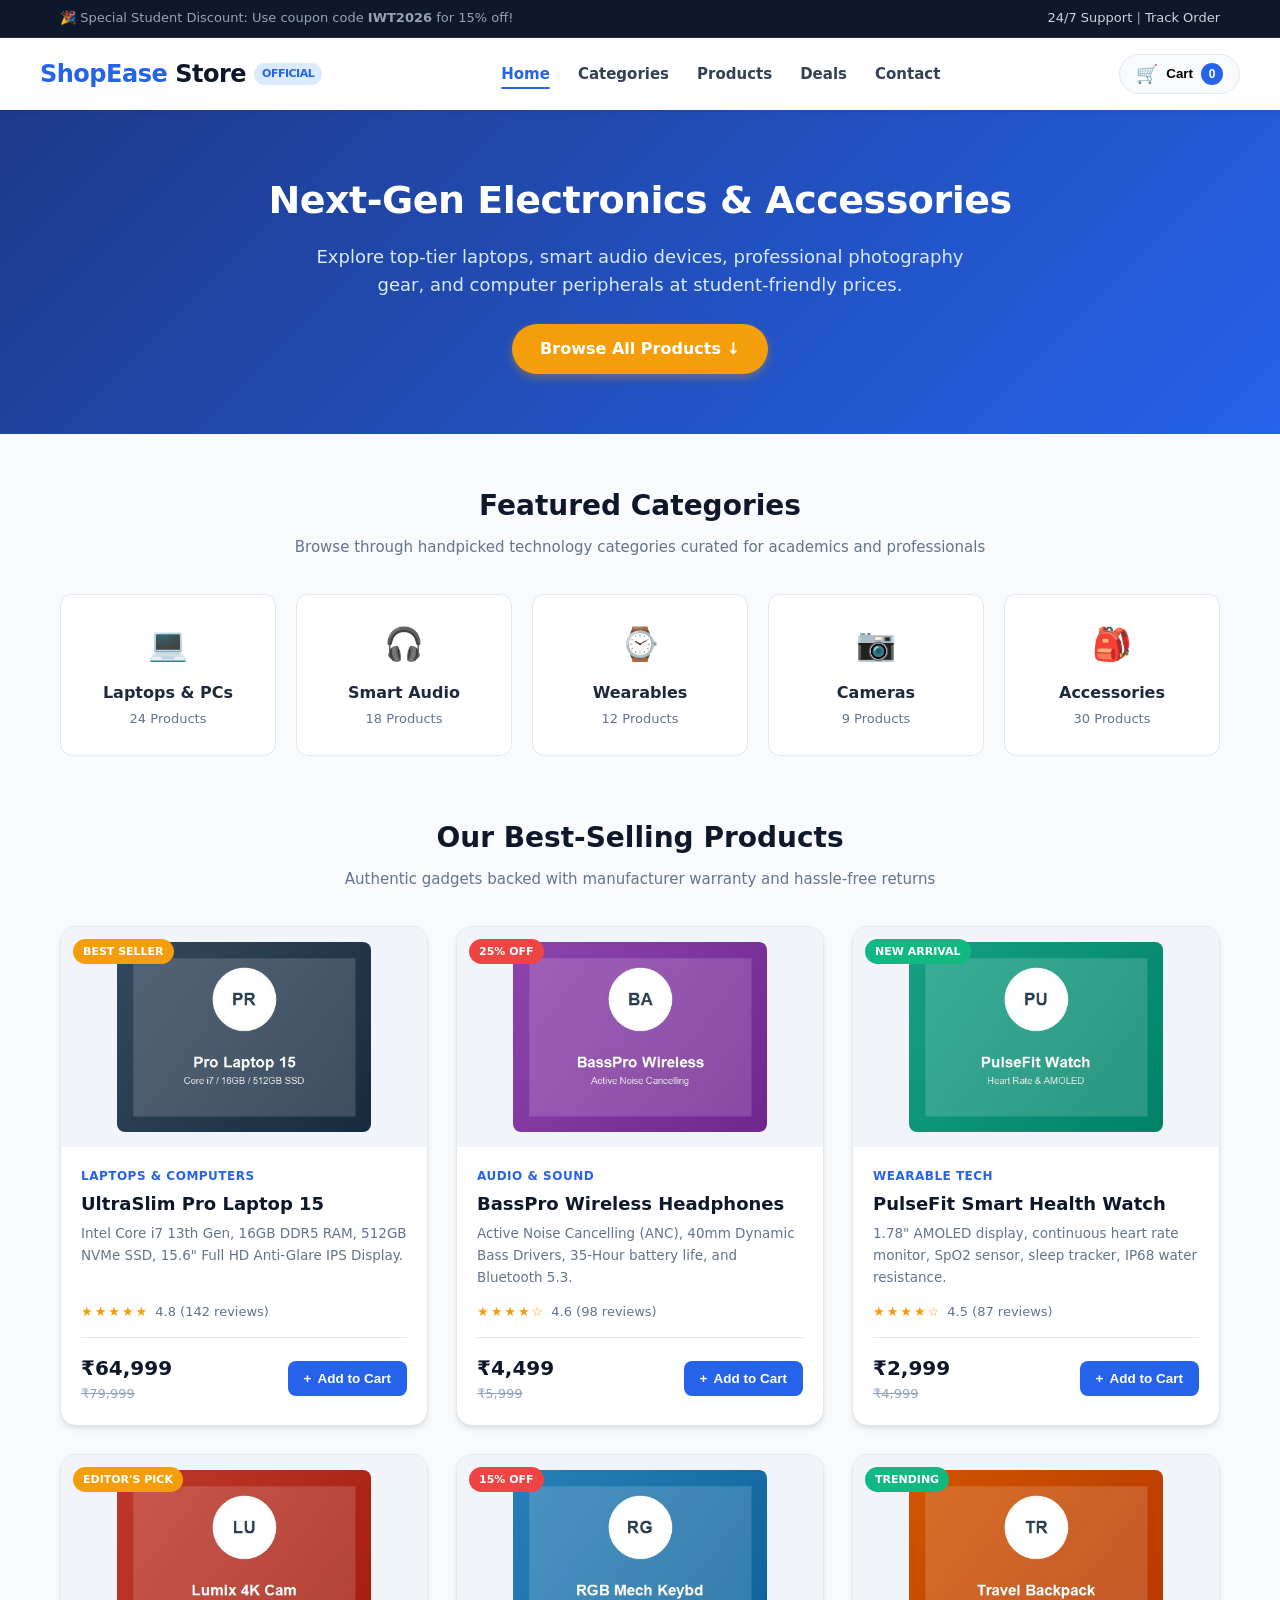
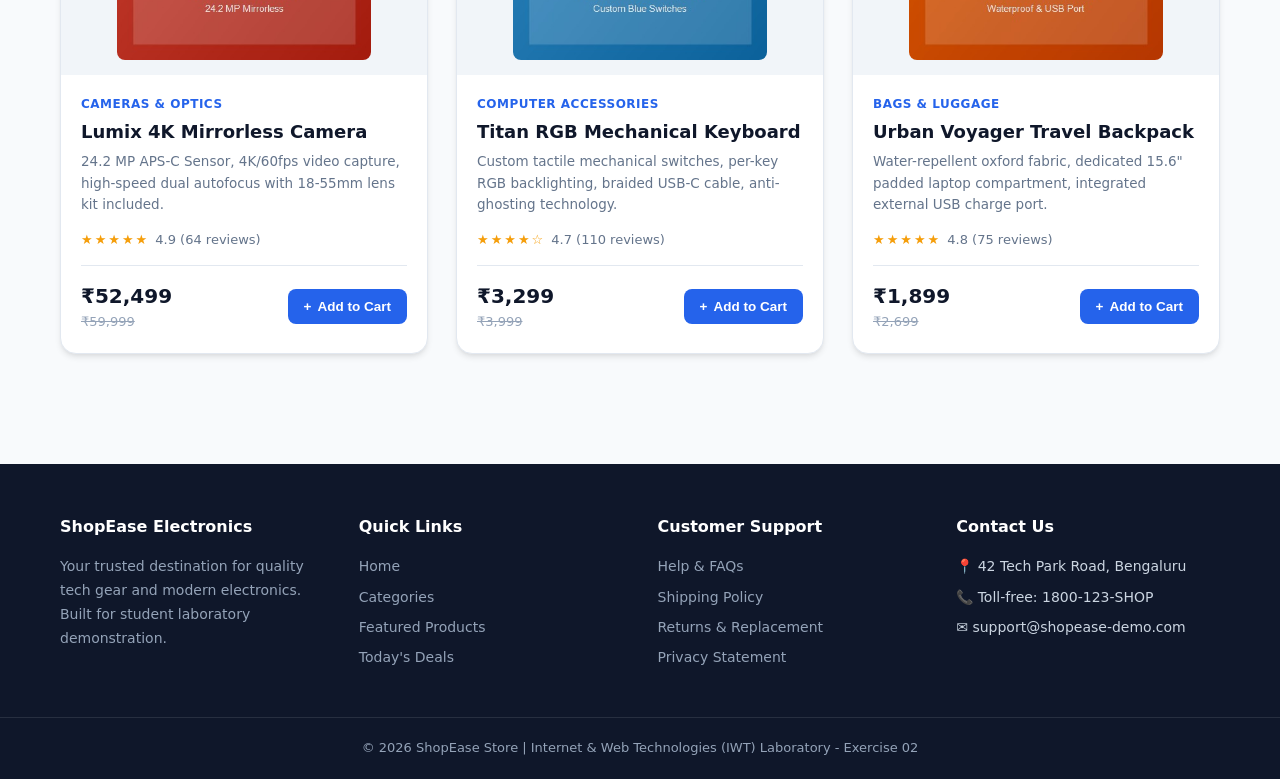
<file: Exercise-02-Online-Shopping/index.html>
<!DOCTYPE html>
<html lang="en">
<head>
    <meta charset="UTF-8">
    <meta name="viewport" content="width=device-width, initial-scale=1.0">
    <title>ShopEase - Online Shopping Webpage</title>
    <link rel="stylesheet" href="style.css">
</head>
<body>

    <!-- Top Announcement Bar -->
    <div class="top-bar">
        <div class="container">
            <span>🎉 Special Student Discount: Use coupon code <strong>IWT2026</strong> for 15% off!</span>
            <div>
                <a href="#support">24/7 Support</a> | 
                <a href="#track">Track Order</a>
            </div>
        </div>
    </div>

    <!-- Main Header -->
    <header class="site-header">
        <div class="container header-inner">
            <div class="brand-logo">
                <span>ShopEase</span>
                <span class="logo-highlight">Store</span>
                <span class="brand-badge">Official</span>
            </div>

            <!-- Navigation Bar -->
            <nav class="main-nav">
                <ul>
                    <li><a href="#home" class="active">Home</a></li>
                    <li><a href="#categories">Categories</a></li>
                    <li><a href="#products">Products</a></li>
                    <li><a href="#deals">Deals</a></li>
                    <li><a href="#contact">Contact</a></li>
                </ul>
            </nav>

            <!-- Cart Trigger Button -->
            <div class="header-actions">
                <button class="cart-button" id="cartBtn" title="View your shopping cart">
                    <span class="cart-icon">🛒</span>
                    <span>Cart</span>
                    <span class="cart-count" id="cartCount">0</span>
                </button>
            </div>
        </div>
    </header>

    <!-- Hero Banner -->
    <section class="hero-banner" id="home">
        <div class="container">
            <h1>Next-Gen Electronics &amp; Accessories</h1>
            <p>Explore top-tier laptops, smart audio devices, professional photography gear, and computer peripherals at student-friendly prices.</p>
            <a href="#products" class="hero-cta">Browse All Products &darr;</a>
        </div>
    </section>

    <!-- Categories Section -->
    <section class="categories-section" id="categories">
        <div class="container">
            <div class="section-header">
                <h2>Featured Categories</h2>
                <p>Browse through handpicked technology categories curated for academics and professionals</p>
            </div>
            <div class="categories-grid">
                <div class="category-card">
                    <div class="category-icon">💻</div>
                    <h3>Laptops &amp; PCs</h3>
                    <span>24 Products</span>
                </div>
                <div class="category-card">
                    <div class="category-icon">🎧</div>
                    <h3>Smart Audio</h3>
                    <span>18 Products</span>
                </div>
                <div class="category-card">
                    <div class="category-icon">⌚</div>
                    <h3>Wearables</h3>
                    <span>12 Products</span>
                </div>
                <div class="category-card">
                    <div class="category-icon">📷</div>
                    <h3>Cameras</h3>
                    <span>9 Products</span>
                </div>
                <div class="category-card">
                    <div class="category-icon">🎒</div>
                    <h3>Accessories</h3>
                    <span>30 Products</span>
                </div>
            </div>
        </div>
    </section>

    <!-- Products Section -->
    <main class="products-section" id="products">
        <div class="container">
            <div class="section-header">
                <h2>Our Best-Selling Products</h2>
                <p>Authentic gadgets backed with manufacturer warranty and hassle-free returns</p>
            </div>

            <div class="products-grid">
                
                <!-- Product 1: Laptop -->
                <article class="product-card">
                    <div class="product-image-wrap">
                        <span class="product-badge badge-popular">Best Seller</span>
                        <img src="assets/images/laptop.jpg" alt="Pro Laptop 15 High Performance Laptop">
                    </div>
                    <div class="product-info">
                        <span class="product-category">Laptops &amp; Computers</span>
                        <h3 class="product-title">UltraSlim Pro Laptop 15</h3>
                        <p class="product-description">Intel Core i7 13th Gen, 16GB DDR5 RAM, 512GB NVMe SSD, 15.6" Full HD Anti-Glare IPS Display.</p>
                        <div class="product-rating">
                            <span class="stars">&#9733;&#9733;&#9733;&#9733;&#9733;</span>
                            <span class="rating-count">4.8 (142 reviews)</span>
                        </div>
                        <div class="product-bottom">
                            <div class="price-box">
                                <span class="current-price">&#8377;64,999</span>
                                <span class="original-price">&#8377;79,999</span>
                            </div>
                            <button class="btn-add-cart" onclick="addToCart('UltraSlim Pro Laptop 15')">
                                <span>&#43;</span> Add to Cart
                            </button>
                        </div>
                    </div>
                </article>

                <!-- Product 2: Headphones -->
                <article class="product-card">
                    <div class="product-image-wrap">
                        <span class="product-badge badge-sale">25% OFF</span>
                        <img src="assets/images/headphones.jpg" alt="BassPro Wireless ANC Headphones">
                    </div>
                    <div class="product-info">
                        <span class="product-category">Audio &amp; Sound</span>
                        <h3 class="product-title">BassPro Wireless Headphones</h3>
                        <p class="product-description">Active Noise Cancelling (ANC), 40mm Dynamic Bass Drivers, 35-Hour battery life, and Bluetooth 5.3.</p>
                        <div class="product-rating">
                            <span class="stars">&#9733;&#9733;&#9733;&#9733;&#9734;</span>
                            <span class="rating-count">4.6 (98 reviews)</span>
                        </div>
                        <div class="product-bottom">
                            <div class="price-box">
                                <span class="current-price">&#8377;4,499</span>
                                <span class="original-price">&#8377;5,999</span>
                            </div>
                            <button class="btn-add-cart" onclick="addToCart('BassPro Wireless Headphones')">
                                <span>&#43;</span> Add to Cart
                            </button>
                        </div>
                    </div>
                </article>

                <!-- Product 3: Smartwatch -->
                <article class="product-card">
                    <div class="product-image-wrap">
                        <span class="product-badge badge-new">New Arrival</span>
                        <img src="assets/images/smartwatch.jpg" alt="PulseFit Smart Health Watch">
                    </div>
                    <div class="product-info">
                        <span class="product-category">Wearable Tech</span>
                        <h3 class="product-title">PulseFit Smart Health Watch</h3>
                        <p class="product-description">1.78" AMOLED display, continuous heart rate monitor, SpO2 sensor, sleep tracker, IP68 water resistance.</p>
                        <div class="product-rating">
                            <span class="stars">&#9733;&#9733;&#9733;&#9733;&#9734;</span>
                            <span class="rating-count">4.5 (87 reviews)</span>
                        </div>
                        <div class="product-bottom">
                            <div class="price-box">
                                <span class="current-price">&#8377;2,999</span>
                                <span class="original-price">&#8377;4,999</span>
                            </div>
                            <button class="btn-add-cart" onclick="addToCart('PulseFit Smart Health Watch')">
                                <span>&#43;</span> Add to Cart
                            </button>
                        </div>
                    </div>
                </article>

                <!-- Product 4: Camera -->
                <article class="product-card">
                    <div class="product-image-wrap">
                        <span class="product-badge badge-popular">Editor's Pick</span>
                        <img src="assets/images/camera.jpg" alt="Lumix 4K Mirrorless Digital Camera">
                    </div>
                    <div class="product-info">
                        <span class="product-category">Cameras &amp; Optics</span>
                        <h3 class="product-title">Lumix 4K Mirrorless Camera</h3>
                        <p class="product-description">24.2 MP APS-C Sensor, 4K/60fps video capture, high-speed dual autofocus with 18-55mm lens kit included.</p>
                        <div class="product-rating">
                            <span class="stars">&#9733;&#9733;&#9733;&#9733;&#9733;</span>
                            <span class="rating-count">4.9 (64 reviews)</span>
                        </div>
                        <div class="product-bottom">
                            <div class="price-box">
                                <span class="current-price">&#8377;52,499</span>
                                <span class="original-price">&#8377;59,999</span>
                            </div>
                            <button class="btn-add-cart" onclick="addToCart('Lumix 4K Mirrorless Camera')">
                                <span>&#43;</span> Add to Cart
                            </button>
                        </div>
                    </div>
                </article>

                <!-- Product 5: Mechanical Keyboard -->
                <article class="product-card">
                    <div class="product-image-wrap">
                        <span class="product-badge badge-sale">15% OFF</span>
                        <img src="assets/images/keyboard.jpg" alt="Titan RGB Mechanical Gaming Keyboard">
                    </div>
                    <div class="product-info">
                        <span class="product-category">Computer Accessories</span>
                        <h3 class="product-title">Titan RGB Mechanical Keyboard</h3>
                        <p class="product-description">Custom tactile mechanical switches, per-key RGB backlighting, braided USB-C cable, anti-ghosting technology.</p>
                        <div class="product-rating">
                            <span class="stars">&#9733;&#9733;&#9733;&#9733;&#9734;</span>
                            <span class="rating-count">4.7 (110 reviews)</span>
                        </div>
                        <div class="product-bottom">
                            <div class="price-box">
                                <span class="current-price">&#8377;3,299</span>
                                <span class="original-price">&#8377;3,999</span>
                            </div>
                            <button class="btn-add-cart" onclick="addToCart('Titan RGB Mechanical Keyboard')">
                                <span>&#43;</span> Add to Cart
                            </button>
                        </div>
                    </div>
                </article>

                <!-- Product 6: Laptop Backpack -->
                <article class="product-card">
                    <div class="product-image-wrap">
                        <span class="product-badge badge-new">Trending</span>
                        <img src="assets/images/backpack.jpg" alt="Urban Voyager Waterproof Laptop Backpack">
                    </div>
                    <div class="product-info">
                        <span class="product-category">Bags &amp; Luggage</span>
                        <h3 class="product-title">Urban Voyager Travel Backpack</h3>
                        <p class="product-description">Water-repellent oxford fabric, dedicated 15.6" padded laptop compartment, integrated external USB charge port.</p>
                        <div class="product-rating">
                            <span class="stars">&#9733;&#9733;&#9733;&#9733;&#9733;</span>
                            <span class="rating-count">4.8 (75 reviews)</span>
                        </div>
                        <div class="product-bottom">
                            <div class="price-box">
                                <span class="current-price">&#8377;1,899</span>
                                <span class="original-price">&#8377;2,699</span>
                            </div>
                            <button class="btn-add-cart" onclick="addToCart('Urban Voyager Travel Backpack')">
                                <span>&#43;</span> Add to Cart
                            </button>
                        </div>
                    </div>
                </article>

            </div>
        </div>
    </main>

    <!-- Toast Notification for Add to Cart -->
    <div id="toast">Item added to your cart successfully!</div>

    <!-- Site Footer -->
    <footer class="site-footer" id="contact">
        <div class="container footer-grid">
            <div class="footer-column">
                <h4>ShopEase Electronics</h4>
                <p style="font-size: 14px; line-height: 1.7; color: #94a3b8;">
                    Your trusted destination for quality tech gear and modern electronics. Built for student laboratory demonstration.
                </p>
            </div>
            <div class="footer-column">
                <h4>Quick Links</h4>
                <ul>
                    <li><a href="#home">Home</a></li>
                    <li><a href="#categories">Categories</a></li>
                    <li><a href="#products">Featured Products</a></li>
                    <li><a href="#deals">Today's Deals</a></li>
                </ul>
            </div>
            <div class="footer-column" id="support">
                <h4>Customer Support</h4>
                <ul>
                    <li><a href="#help">Help &amp; FAQs</a></li>
                    <li><a href="#shipping">Shipping Policy</a></li>
                    <li><a href="#returns">Returns &amp; Replacement</a></li>
                    <li><a href="#privacy">Privacy Statement</a></li>
                </ul>
            </div>
            <div class="footer-column">
                <h4>Contact Us</h4>
                <ul>
                    <li>📍 42 Tech Park Road, Bengaluru</li>
                    <li>📞 Toll-free: 1800-123-SHOP</li>
                    <li>✉️ support@shopease-demo.com</li>
                </ul>
            </div>
        </div>
        <div class="footer-bottom">
            <div class="container">
                <p>&copy; 2026 ShopEase Store | Internet &amp; Web Technologies (IWT) Laboratory - Exercise 02</p>
            </div>
        </div>
    </footer>

    <!-- Minimal JavaScript for Cart Interactivity -->
    <script>
        let cartItemCount = 0;

        function addToCart(productName) {
            cartItemCount++;
            document.getElementById('cartCount').textContent = cartItemCount;

            const toast = document.getElementById('toast');
            toast.textContent = `✓ "${productName}" added to your cart! (${cartItemCount} total)`;
            toast.className = 'show';

            setTimeout(function() {
                toast.className = toast.className.replace('show', '');
            }, 3000);
        }

        document.getElementById('cartBtn').addEventListener('click', function() {
            if (cartItemCount === 0) {
                alert('Your shopping cart is currently empty. Click "Add to Cart" on any product to add items!');
            } else {
                alert(`You have ${cartItemCount} item(s) in your cart.\nReady for checkout demonstration.`);
            }
        });
    </script>
</body>
</html>
</file>
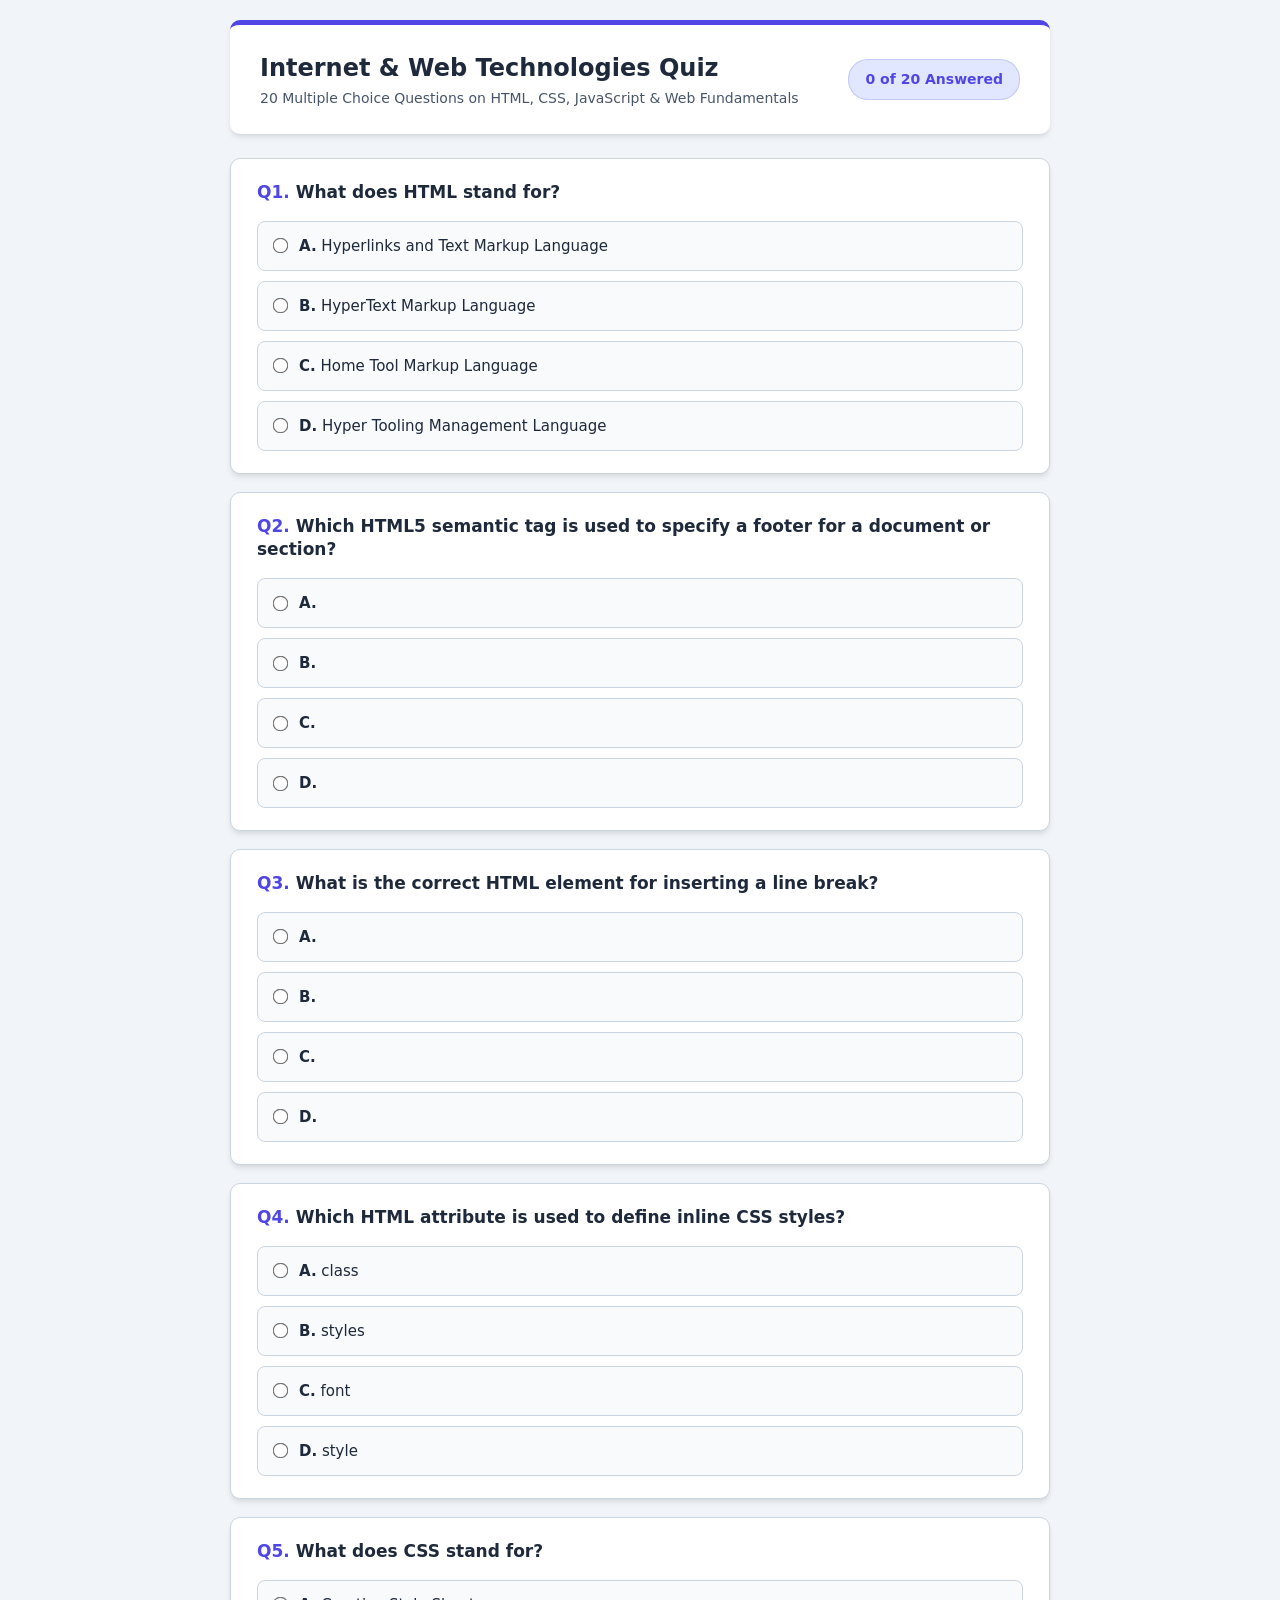
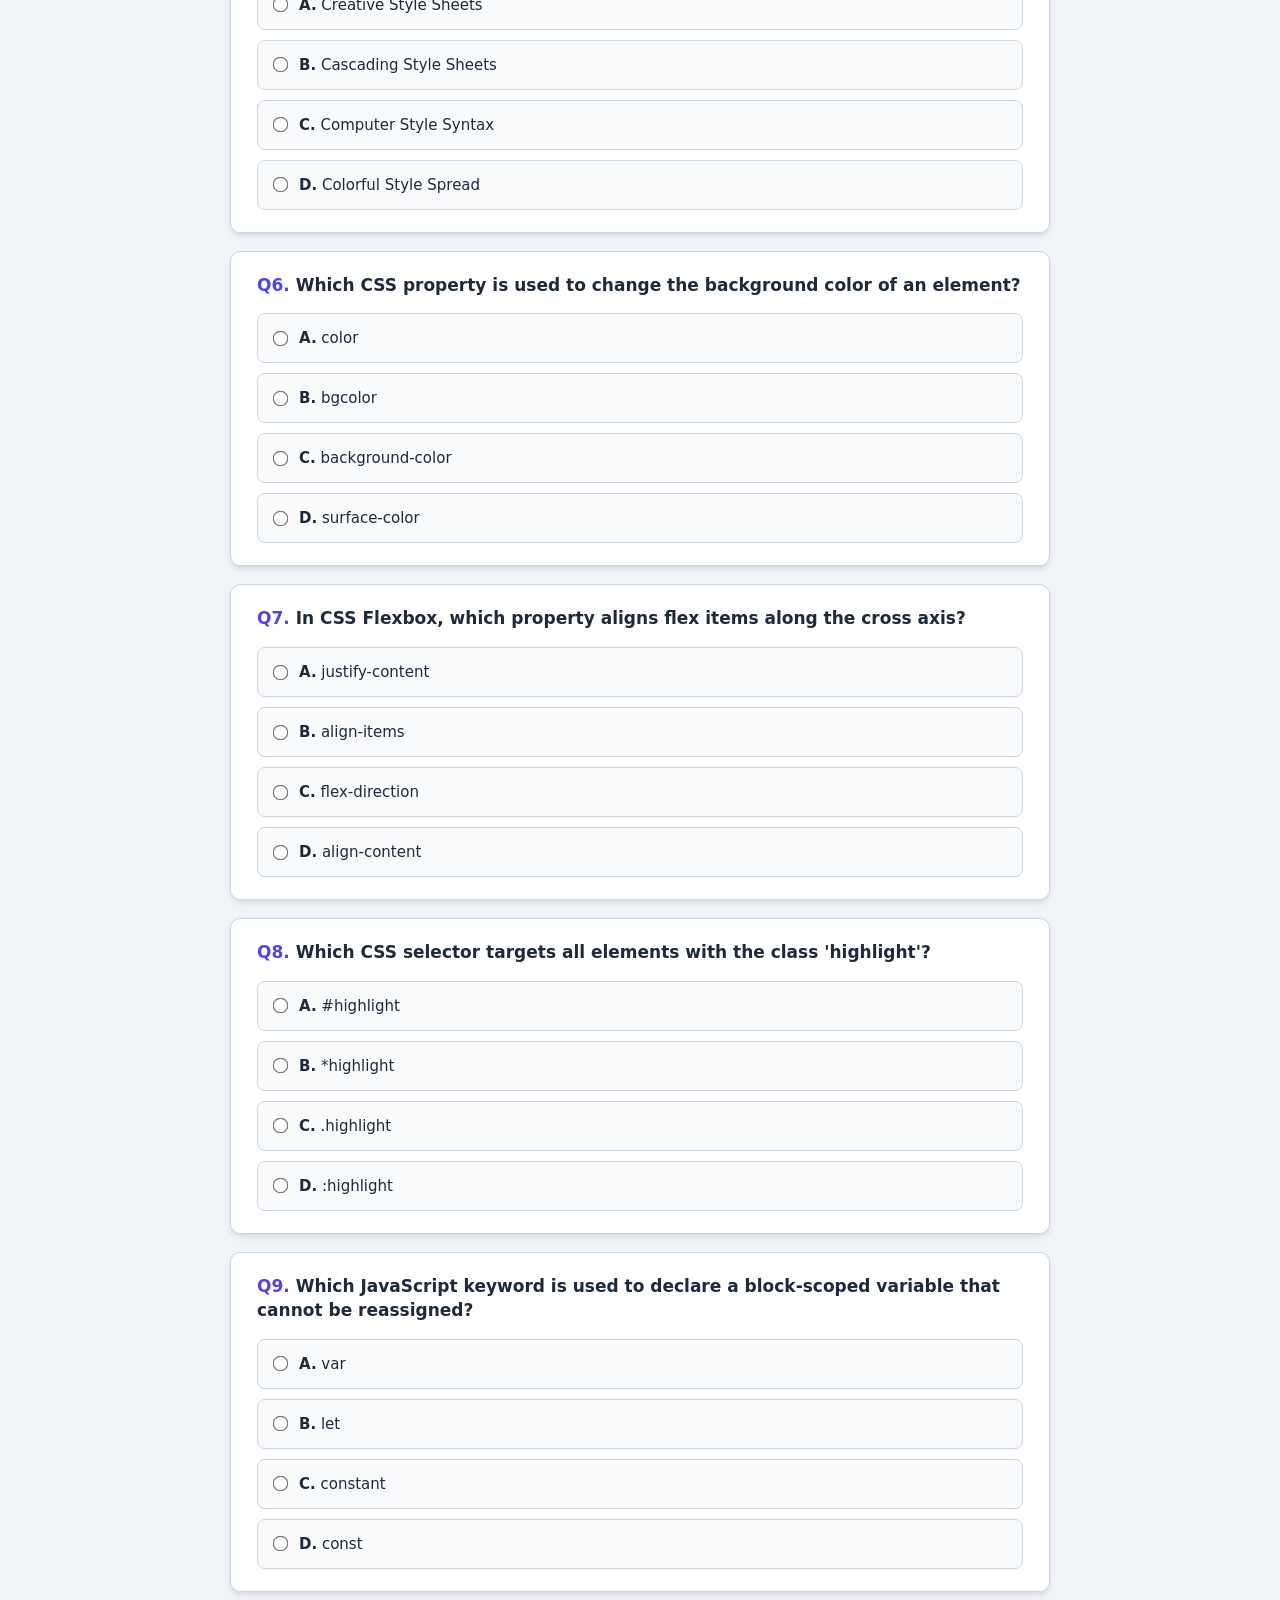
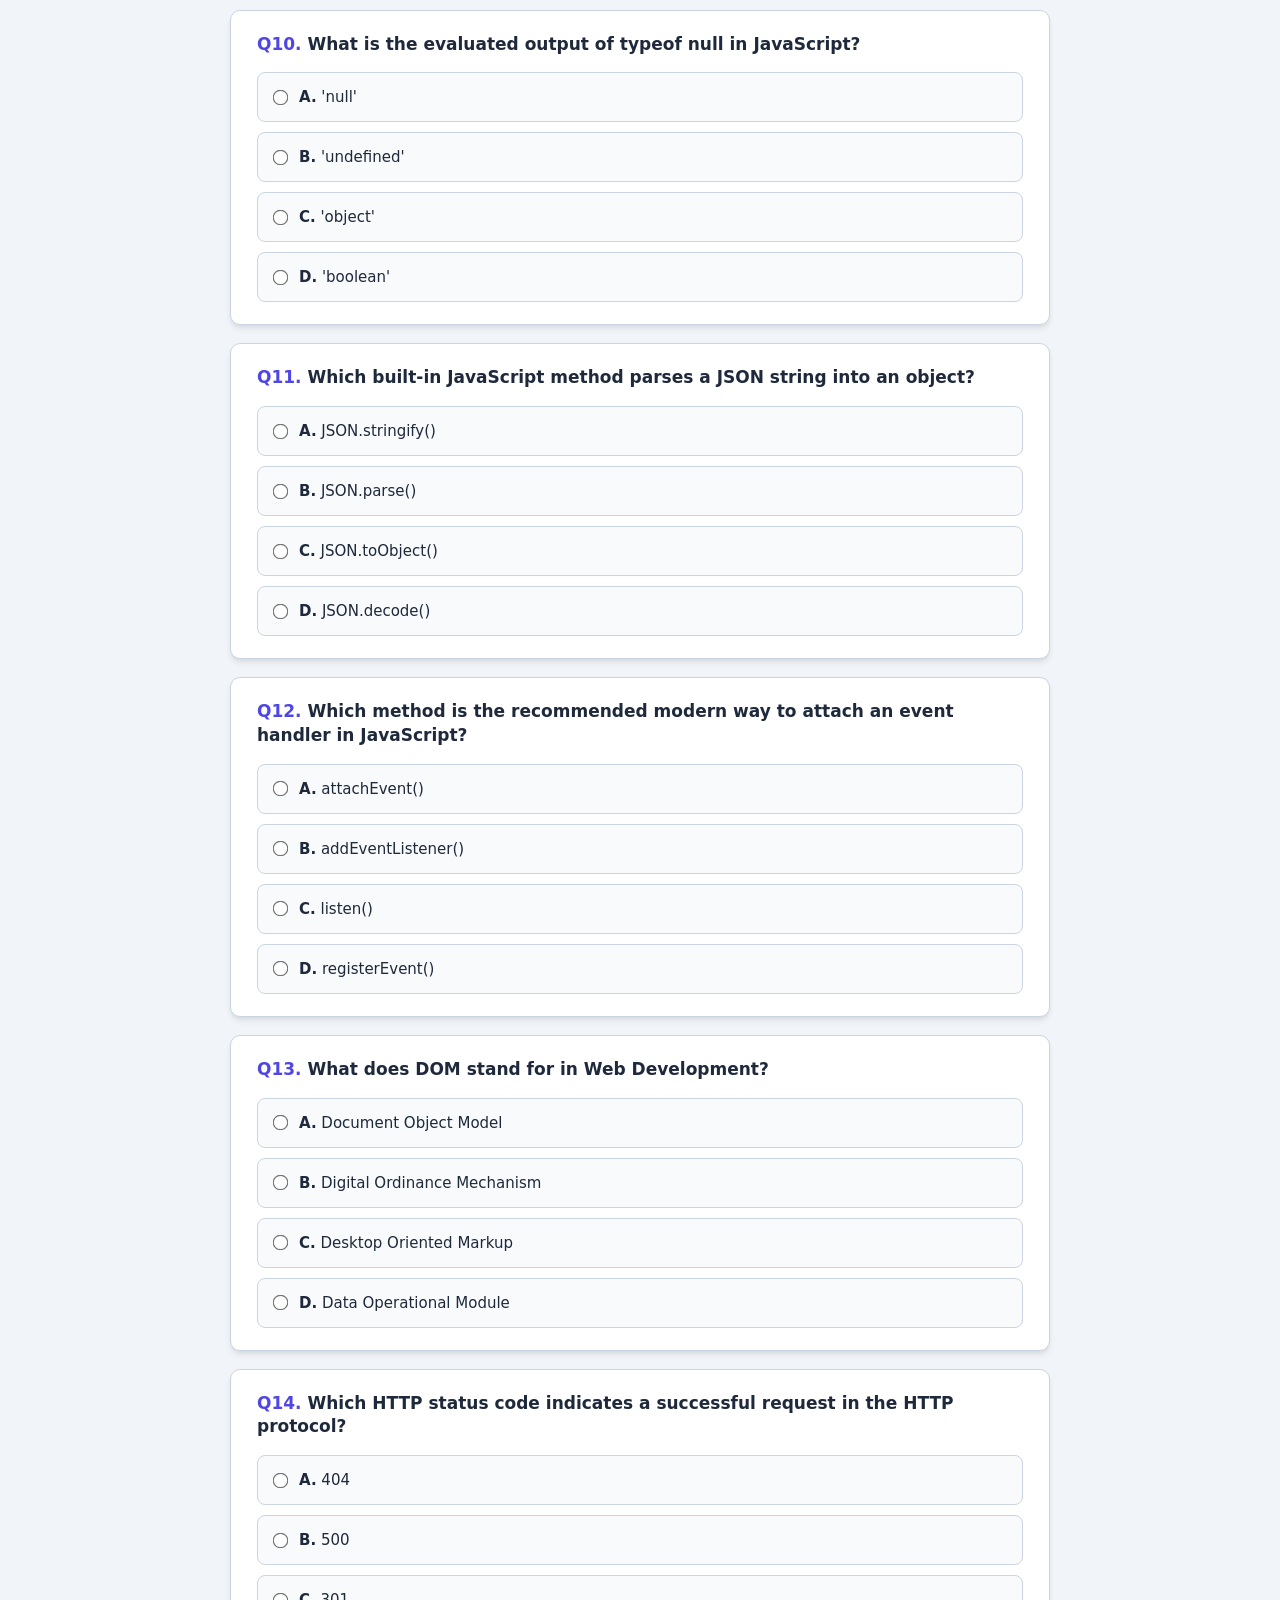
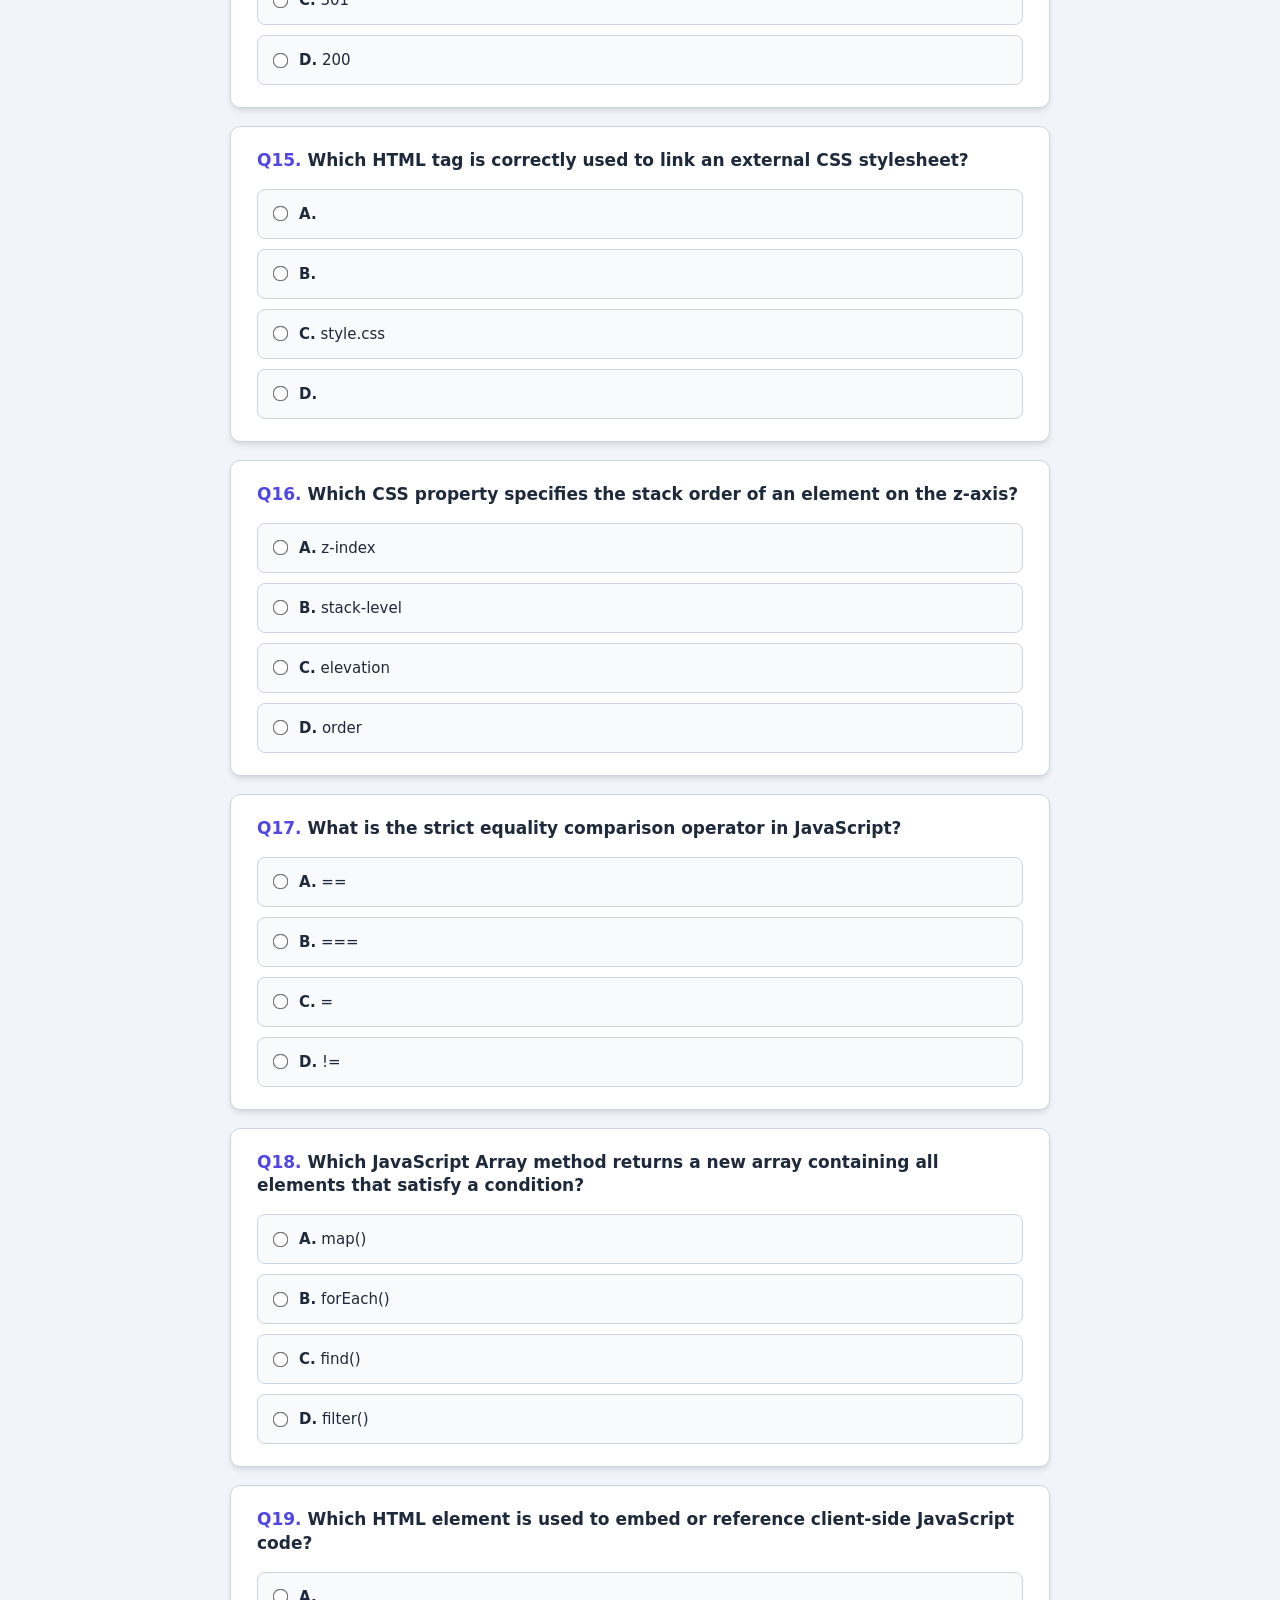
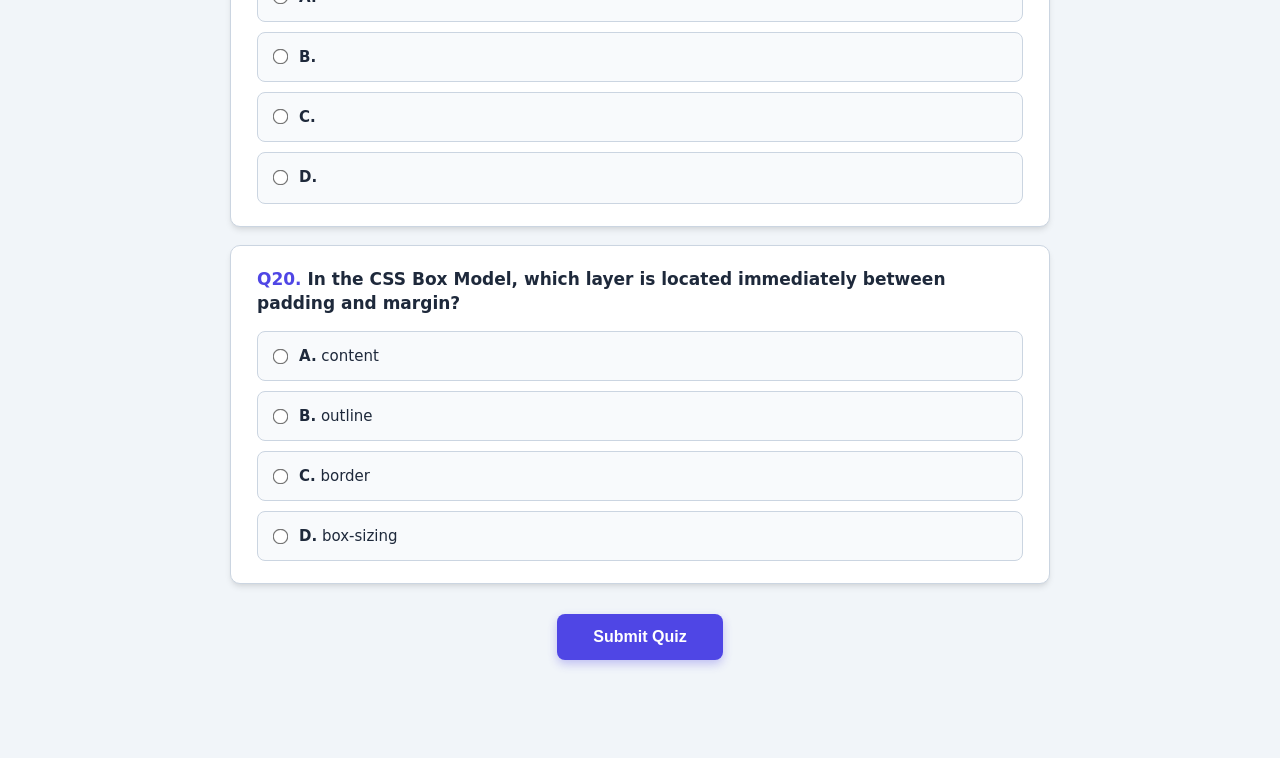
<file: Exercise-03-Quiz/index.html>
<!DOCTYPE html>
<html lang="en">
<head>
    <meta charset="UTF-8">
    <meta name="viewport" content="width=device-width, initial-scale=1.0">
    <title>Web Technologies Quiz - 20 MCQs</title>
    <link rel="stylesheet" href="style.css">
</head>
<body>

    <div class="container">
        
        <!-- Header -->
        <header class="quiz-header">
            <div>
                <h1>Internet &amp; Web Technologies Quiz</h1>
                <p>20 Multiple Choice Questions on HTML, CSS, JavaScript &amp; Web Fundamentals</p>
            </div>
            <div class="progress-pill" id="answered-counter">0 of 20 Answered</div>
        </header>

        <!-- Active Quiz Section -->
        <main id="quiz-section">
            <div id="quiz-questions-container">
                <!-- Dynamically generated 20 questions via script.js -->
            </div>

            <div class="actions-container">
                <button type="button" class="btn-primary" id="submit-quiz-btn">Submit Quiz</button>
            </div>
        </main>

        <!-- Result Section (Shown upon submission) -->
        <section id="result-section">
            <div class="result-card">
                <h2 class="result-title">Quiz Assessment Summary</h2>
                <div id="performance-badge" class="badge"></div>

                <!-- Statistics Grid -->
                <div class="score-grid">
                    <div class="stat-box">
                        <div class="stat-number" id="stat-total">20</div>
                        <div class="stat-label">Total Questions</div>
                    </div>
                    <div class="stat-box">
                        <div class="stat-number text-correct" id="stat-correct">0</div>
                        <div class="stat-label">Correct Answers</div>
                    </div>
                    <div class="stat-box">
                        <div class="stat-number text-wrong" id="stat-wrong">0</div>
                        <div class="stat-label">Wrong Answers</div>
                    </div>
                    <div class="stat-box">
                        <div class="stat-number text-unattempted" id="stat-unattempted">0</div>
                        <div class="stat-label">Unattempted</div>
                    </div>
                    <div class="stat-box">
                        <div class="stat-number" id="stat-score" style="color: var(--primary);">0 / 20</div>
                        <div class="stat-label">Final Score</div>
                    </div>
                    <div class="stat-box">
                        <div class="stat-number" id="stat-percentage" style="color: var(--primary);">0%</div>
                        <div class="stat-label">Percentage</div>
                    </div>
                </div>

                <button type="button" class="btn-restart" id="restart-quiz-btn">&#8635; Restart Quiz</button>
            </div>

            <!-- Detailed Answer Review -->
            <h3 class="review-header">Detailed Answer Key &amp; Explanations</h3>
            <div id="review-list-container">
                <!-- Generated dynamically via renderAnswerReview() -->
            </div>
        </section>

    </div>

    <!-- Quiz Logic -->
    <script src="script.js"></script>
</body>
</html>
</file>
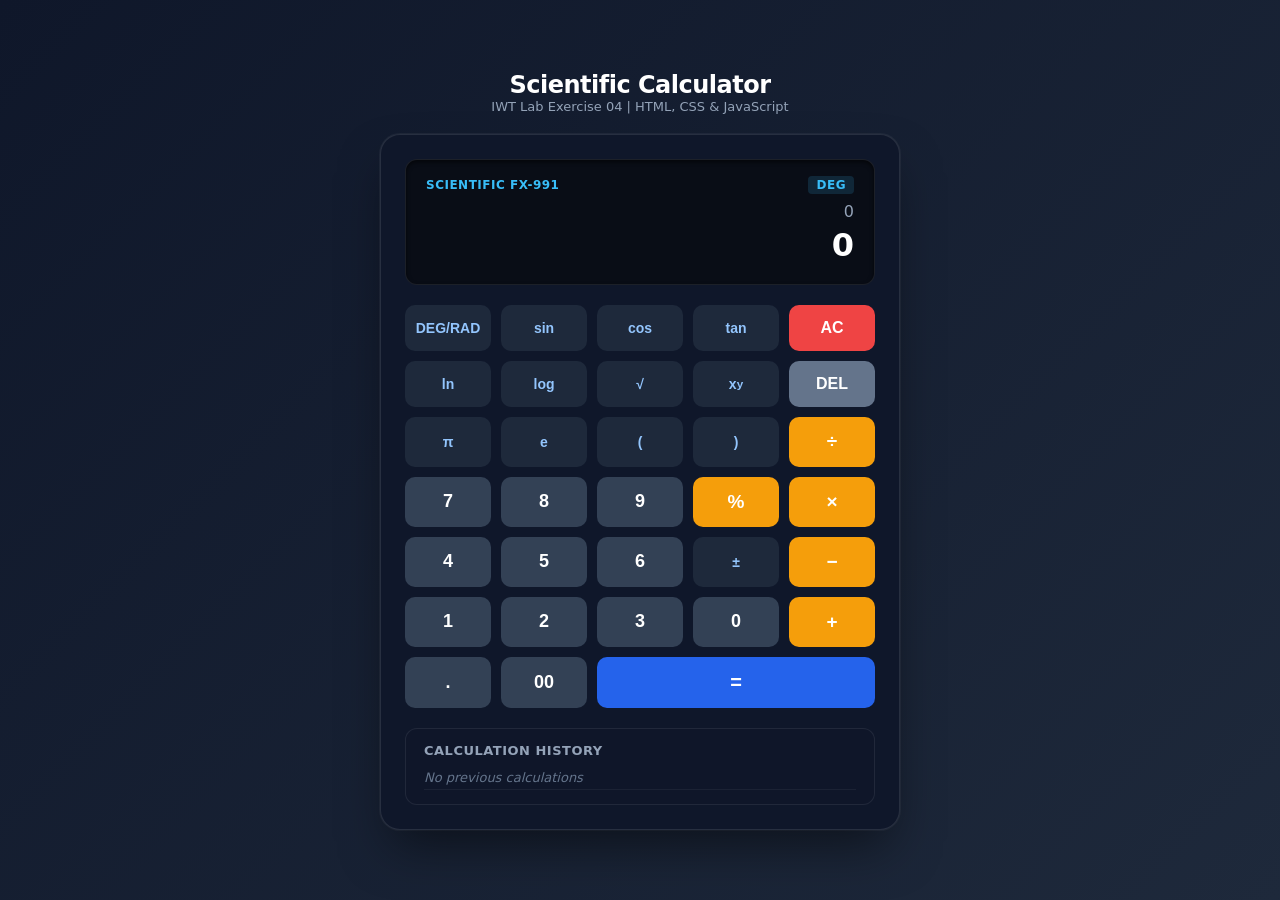
<file: Exercise-04-Calculator/index.html>
<!DOCTYPE html>
<html lang="en">
<head>
    <meta charset="UTF-8">
    <meta name="viewport" content="width=device-width, initial-scale=1.0">
    <title>Scientific Calculator - Basic &amp; Scientific Functions</title>
    <link rel="stylesheet" href="style.css">
</head>
<body>

    <div class="calc-wrapper">
        <header class="calc-header">
            <h1>Scientific Calculator</h1>
            <p>IWT Lab Exercise 04 | HTML, CSS &amp; JavaScript</p>
        </header>

        <!-- Calculator Machine -->
        <main class="calculator">
            
            <!-- Dual-Line Display -->
            <div class="calculator-display">
                <div class="display-status-bar">
                    <span>Scientific FX-991</span>
                    <span class="mode-badge" id="angle-mode" onclick="calc.toggleAngleMode()" title="Click to toggle DEG/RAD">DEG</span>
                </div>
                <div class="expression-line" id="expression-display">0</div>
                <div class="result-line" id="result-display">0</div>
            </div>

            <!-- 5-Column Scientific Keypad -->
            <div class="keypad-grid">
                
                <!-- Row 1: Angle mode & Trig & Clear -->
                <button type="button" class="btn btn-sci" onclick="calc.toggleAngleMode()">DEG/RAD</button>
                <button type="button" class="btn btn-sci" onclick="calc.appendFunction('sin')">sin</button>
                <button type="button" class="btn btn-sci" onclick="calc.appendFunction('cos')">cos</button>
                <button type="button" class="btn btn-sci" onclick="calc.appendFunction('tan')">tan</button>
                <button type="button" class="btn btn-clear" onclick="calc.clearAll()">AC</button>

                <!-- Row 2: Logs, Roots, Power, Delete -->
                <button type="button" class="btn btn-sci" onclick="calc.appendFunction('ln')">ln</button>
                <button type="button" class="btn btn-sci" onclick="calc.appendFunction('log')">log</button>
                <button type="button" class="btn btn-sci" onclick="calc.appendFunction('sqrt')">&radic;</button>
                <button type="button" class="btn btn-sci" onclick="calc.append('^')">x<sup>y</sup></button>
                <button type="button" class="btn btn-del" onclick="calc.deleteLast()">DEL</button>

                <!-- Row 3: Constants & Parentheses & Division -->
                <button type="button" class="btn btn-sci" onclick="calc.append('&pi;')">&pi;</button>
                <button type="button" class="btn btn-sci" onclick="calc.append('e')">e</button>
                <button type="button" class="btn btn-sci" onclick="calc.append('(')">(</button>
                <button type="button" class="btn btn-sci" onclick="calc.append(')')">)</button>
                <button type="button" class="btn btn-op" onclick="calc.append('&divide;')">&divide;</button>

                <!-- Row 4: Digits 7,8,9, Percentage, Multiply -->
                <button type="button" class="btn btn-num" onclick="calc.append('7')">7</button>
                <button type="button" class="btn btn-num" onclick="calc.append('8')">8</button>
                <button type="button" class="btn btn-num" onclick="calc.append('9')">9</button>
                <button type="button" class="btn btn-op" onclick="calc.append('%')">%</button>
                <button type="button" class="btn btn-op" onclick="calc.append('&times;')">&times;</button>

                <!-- Row 5: Digits 4,5,6, Toggle Sign, Subtract -->
                <button type="button" class="btn btn-num" onclick="calc.append('4')">4</button>
                <button type="button" class="btn btn-num" onclick="calc.append('5')">5</button>
                <button type="button" class="btn btn-num" onclick="calc.append('6')">6</button>
                <button type="button" class="btn btn-sci" onclick="calc.toggleSign()">&plusmn;</button>
                <button type="button" class="btn btn-op" onclick="calc.append('-')">&minus;</button>

                <!-- Row 6: Digits 1,2,3, 0, Addition -->
                <button type="button" class="btn btn-num" onclick="calc.append('1')">1</button>
                <button type="button" class="btn btn-num" onclick="calc.append('2')">2</button>
                <button type="button" class="btn btn-num" onclick="calc.append('3')">3</button>
                <button type="button" class="btn btn-num" onclick="calc.append('0')">0</button>
                <button type="button" class="btn btn-op" onclick="calc.append('+')">&plus;</button>

                <!-- Row 7: Decimal, Double Zero, Equals -->
                <button type="button" class="btn btn-num" onclick="calc.append('.')">.</button>
                <button type="button" class="btn btn-num" onclick="calc.append('00')">00</button>
                <button type="button" class="btn btn-equal" style="grid-column: span 3;" onclick="calc.calculate()">=</button>

            </div>

            <!-- History Tape -->
            <div class="history-section">
                <h3>Calculation History</h3>
                <ul class="history-list" id="history-list">
                    <li style="color: #64748b; font-style: italic;">No previous calculations</li>
                </ul>
            </div>

        </main>
    </div>

    <!-- Script -->
    <script src="script.js"></script>
</body>
</html>
</file>
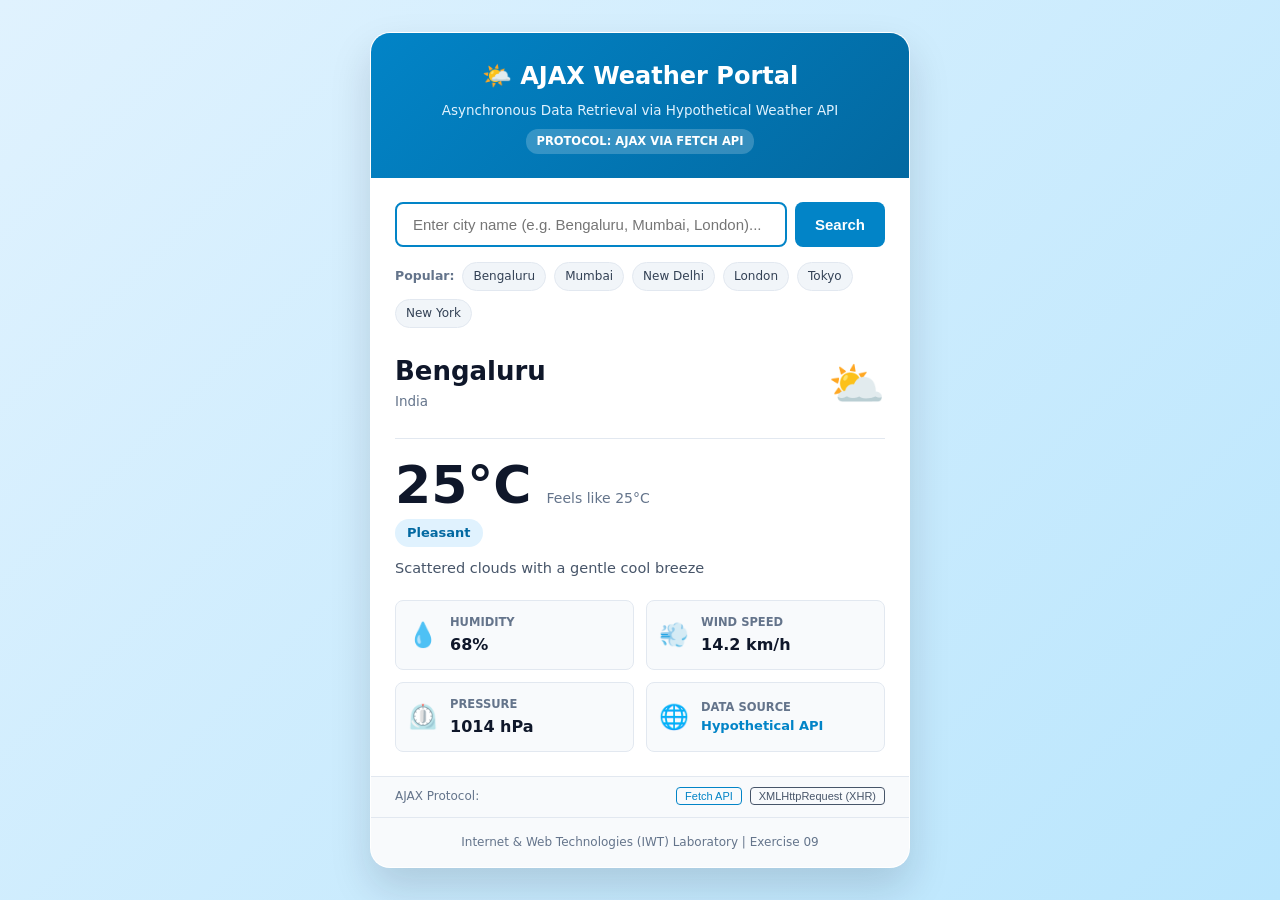
<file: Exercise-09-AJAX-Weather/index.html>
<!DOCTYPE html>
<html lang="en">
<head>
    <meta charset="UTF-8">
    <meta name="viewport" content="width=device-width, initial-scale=1.0">
    <title>AJAX Weather Application | IWT Exercise 09</title>
    <link rel="stylesheet" href="style.css">
</head>
<body>

    <div class="weather-app-container">
        
        <!-- Application Header -->
        <header class="app-header">
            <h1>🌤️ AJAX Weather Portal</h1>
            <p>Asynchronous Data Retrieval via Hypothetical Weather API</p>
            <span class="protocol-badge" id="ajax-request-type">Protocol: AJAX via Fetch API</span>
        </header>

        <!-- Search Bar -->
        <div class="search-box">
            <div class="input-group">
                <input type="text" id="city-input" class="search-input" placeholder="Enter city name (e.g. Bengaluru, Mumbai, London)..." autofocus>
                <button type="button" id="search-btn" class="btn-search">Search</button>
            </div>
        </div>

        <!-- Quick Search City Chips for Viva Evaluation -->
        <div class="quick-chips">
            <span class="chips-label">Popular:</span>
            <span class="chip" data-city="Bengaluru">Bengaluru</span>
            <span class="chip" data-city="Mumbai">Mumbai</span>
            <span class="chip" data-city="New Delhi">New Delhi</span>
            <span class="chip" data-city="London">London</span>
            <span class="chip" data-city="Tokyo">Tokyo</span>
            <span class="chip" data-city="New York">New York</span>
        </div>

        <!-- Loading State Indicator -->
        <div class="loading-box" id="loading-state">
            <div class="spinner"></div>
            <p>Executing asynchronous AJAX request...</p>
        </div>

        <!-- Error Alert State -->
        <div class="error-box" id="error-state"></div>

        <!-- Weather Display Card -->
        <main class="weather-card" id="weather-card">
            
            <div class="weather-header">
                <div class="location-info">
                    <h2 id="weather-city">Bengaluru</h2>
                    <span id="weather-country">India</span>
                </div>
                <div class="weather-icon" id="weather-icon">⛅</div>
            </div>

            <div class="temp-row">
                <div class="temp-large" id="weather-temp">24°C</div>
                <div class="feels-like" id="weather-feels">Feels like 25.0°C</div>
            </div>

            <div>
                <span class="condition-pill" id="weather-condition">Pleasant</span>
            </div>

            <p class="weather-desc" id="weather-description">Scattered clouds with a gentle cool breeze</p>

            <!-- Metrics Grid -->
            <div class="metrics-grid">
                <div class="metric-item">
                    <div class="metric-icon">💧</div>
                    <div>
                        <div class="metric-title">Humidity</div>
                        <div class="metric-val" id="weather-humidity">68%</div>
                    </div>
                </div>
                <div class="metric-item">
                    <div class="metric-icon">💨</div>
                    <div>
                        <div class="metric-title">Wind Speed</div>
                        <div class="metric-val" id="weather-wind">14.2 km/h</div>
                    </div>
                </div>
                <div class="metric-item">
                    <div class="metric-icon">⏲️</div>
                    <div>
                        <div class="metric-title">Pressure</div>
                        <div class="metric-val" id="weather-pressure">1014 hPa</div>
                    </div>
                </div>
                <div class="metric-item">
                    <div class="metric-icon">🌐</div>
                    <div>
                        <div class="metric-title">Data Source</div>
                        <div class="metric-val" style="font-size: 13px; color: var(--primary);">Hypothetical API</div>
                    </div>
                </div>
            </div>

        </main>

        <!-- Method Demonstration Toggle Options -->
        <div style="padding: 10px 24px; background: #f8fafc; border-top: 1px solid var(--border); font-size: 12px; display: flex; justify-content: space-between; align-items: center;">
            <span style="color: var(--text-muted);">AJAX Protocol:</span>
            <div>
                <button type="button" onclick="fetchWeather(cityInput.value, false)" style="background: none; border: 1px solid var(--primary); color: var(--primary); padding: 2px 8px; border-radius: 4px; cursor: pointer; font-size: 11px; margin-right: 4px;">Fetch API</button>
                <button type="button" onclick="fetchWeather(cityInput.value, true)" style="background: none; border: 1px solid #475569; color: #475569; padding: 2px 8px; border-radius: 4px; cursor: pointer; font-size: 11px;">XMLHttpRequest (XHR)</button>
            </div>
        </div>

        <footer class="app-footer">
            <p>Internet &amp; Web Technologies (IWT) Laboratory | Exercise 09</p>
        </footer>

    </div>

    <!-- Script -->
    <script src="script.js"></script>
</body>
</html>
</file>
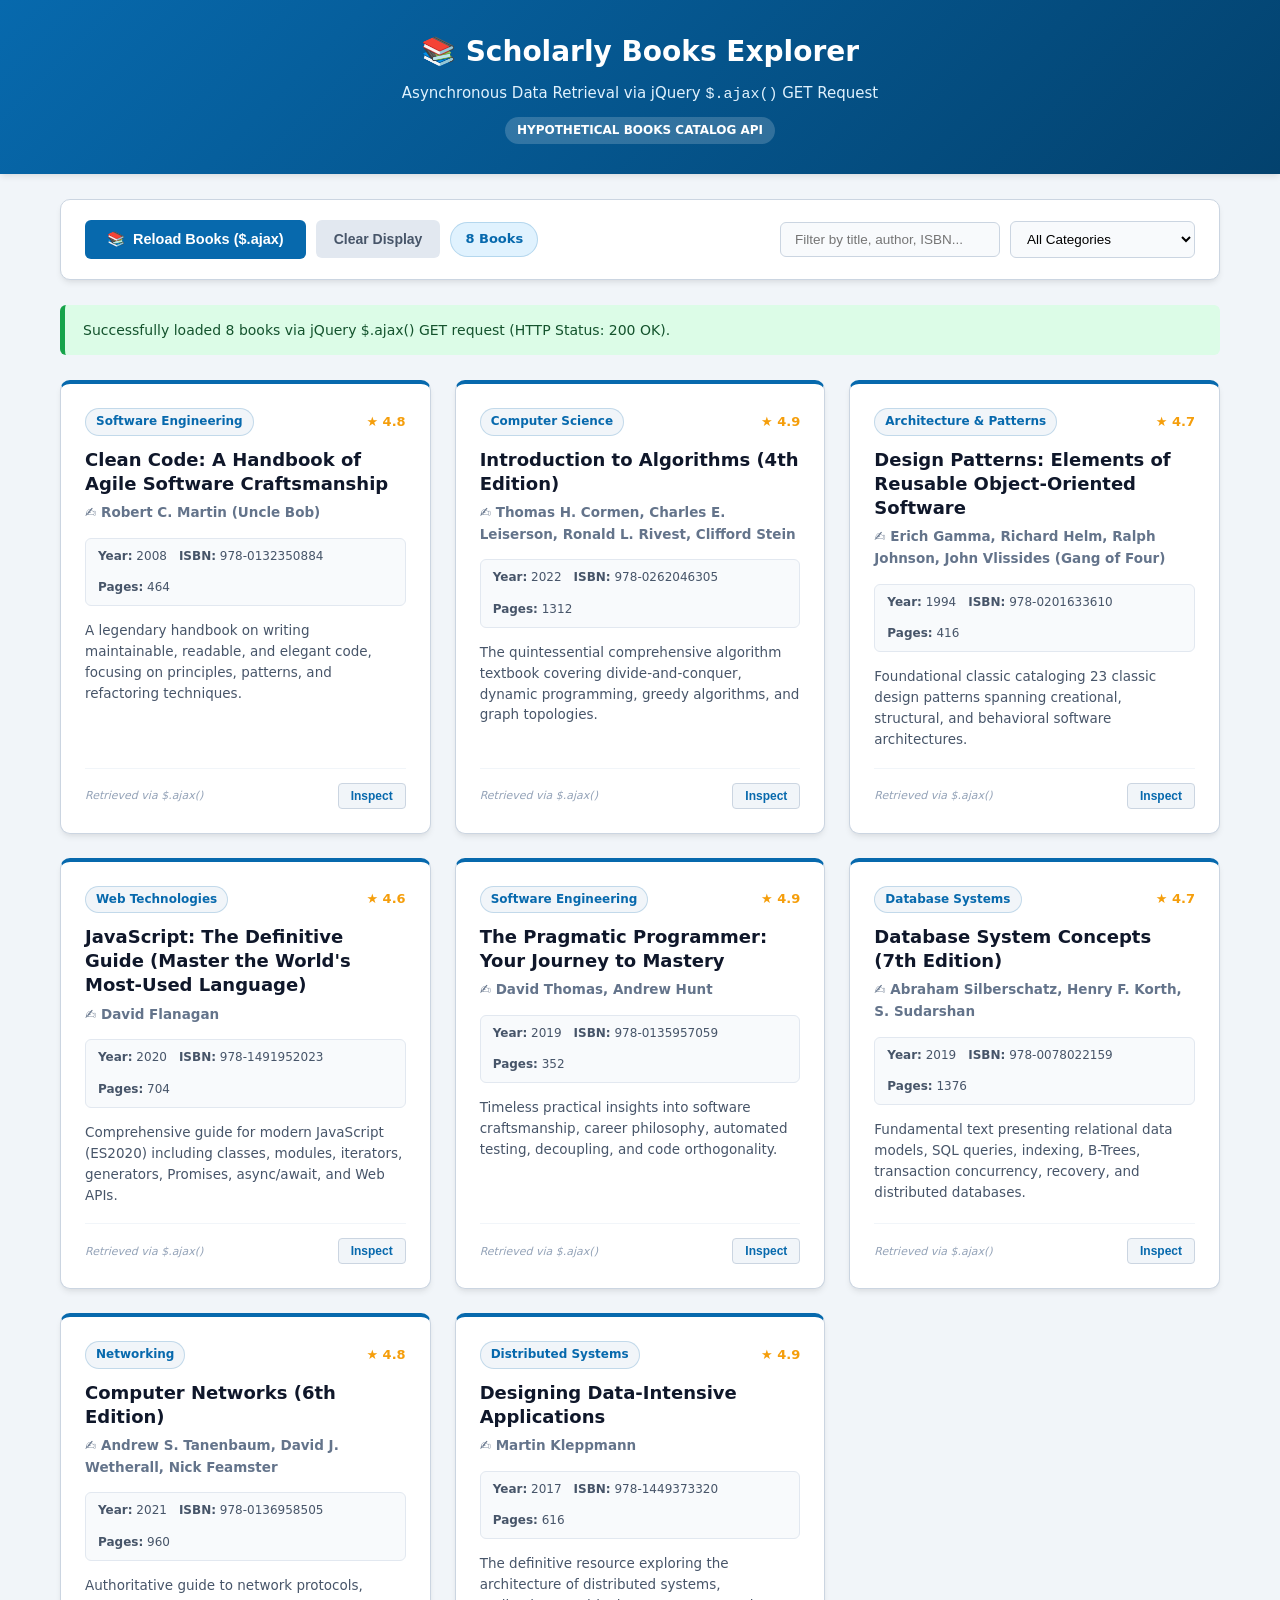
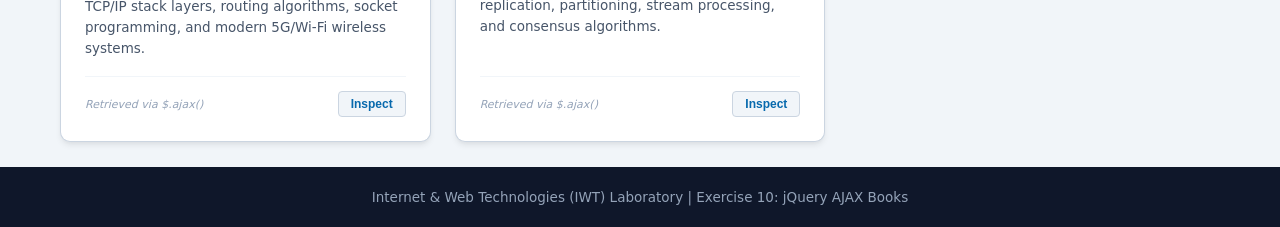
<file: Exercise-10-jQuery-Books/index.html>
<!DOCTYPE html>
<html lang="en">
<head>
    <meta charset="UTF-8">
    <meta name="viewport" content="width=device-width, initial-scale=1.0">
    <title>jQuery Books API Explorer | IWT Exercise 10</title>
    <link rel="stylesheet" href="style.css">
</head>
<body>

    <!-- Header -->
    <header class="portal-header">
        <h1>📚 Scholarly Books Explorer</h1>
        <p>Asynchronous Data Retrieval via jQuery <code>$.ajax()</code> GET Request</p>
        <span class="header-badge">Hypothetical Books Catalog API</span>
    </header>

    <main class="main-content">
        
        <!-- Controls Toolbar -->
        <div class="toolbar-card">
            
            <div class="toolbar-actions">
                <button type="button" id="btn-load-books" class="btn-primary">
                    <span>📚</span> Load Books ($.ajax)
                </button>
                <button type="button" id="btn-clear-books" class="btn-clear">
                    Clear Display
                </button>
                <span class="badge-counter" id="books-counter">0 Books</span>
            </div>

            <!-- Dynamic Search & Filters -->
            <div class="toolbar-filters">
                <input type="text" id="search-filter" class="search-box" placeholder="Filter by title, author, ISBN...">
                
                <select id="category-filter" class="select-box">
                    <option value="">All Categories</option>
                </select>
            </div>

        </div>

        <!-- Status & Error Alert Container -->
        <div id="status-message" class="alert"></div>

        <!-- Animated Loading State -->
        <div id="loading-indicator" class="loading-box">
            <div class="spinner"></div>
            <p><strong>Executing jQuery $.ajax() GET request...</strong><br>Connecting to hypothetical books endpoint and parsing JSON telemetry...</p>
        </div>

        <!-- Dynamic Books Display Grid -->
        <section class="books-grid" id="books-grid">
            <!-- Dynamically populated via jQuery $.ajax() in script.js -->
        </section>

    </main>

    <!-- Footer -->
    <footer class="portal-footer">
        <p>Internet &amp; Web Technologies (IWT) Laboratory | Exercise 10: jQuery AJAX Books</p>
    </footer>

    <!-- jQuery Library (Local copy with CDN fallback) -->
    <script src="jquery.min.js"></script>
    <script>
        // Fallback to CDN if local jquery fails
        if (typeof jQuery === 'undefined') {
            document.write('<script src="https://code.jquery.com/jquery-3.7.1.min.js"><\/script>');
        }
    </script>

    <!-- Custom Books AJAX Script -->
    <script src="script.js"></script>
</body>
</html>
</file>
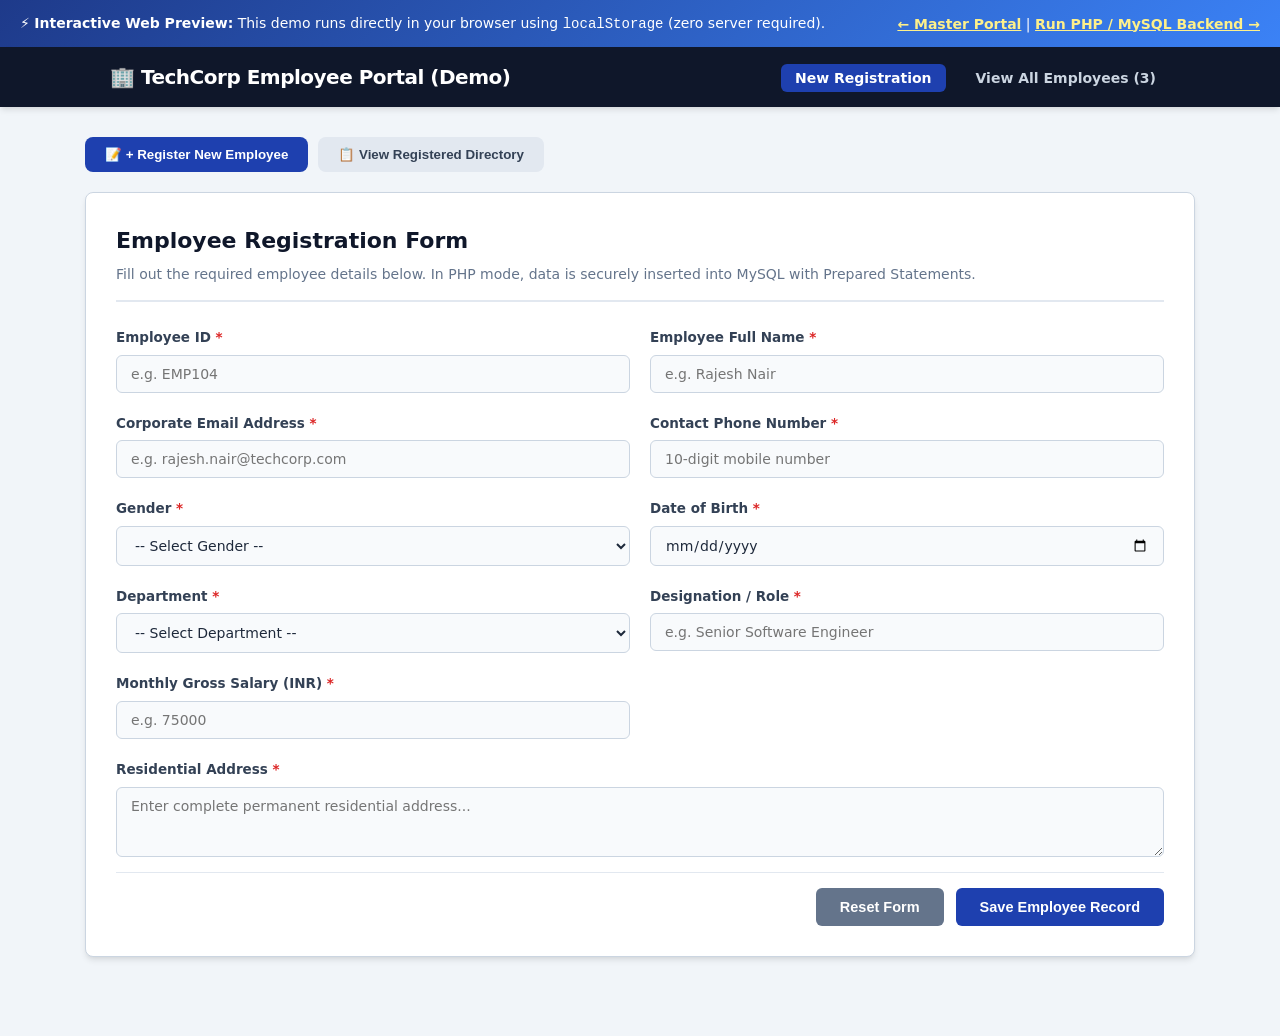
<file: Exercise-05-Student-Form-Database/demo.html>
<!DOCTYPE html>
<html lang="en">
<head>
    <meta charset="UTF-8">
    <meta name="viewport" content="width=device-width, initial-scale=1.0">
    <title>Employee Registration Form | Interactive Demo</title>
    <link rel="stylesheet" href="style.css">
    <style>
        .demo-banner {
            background: linear-gradient(135deg, #1e3a8a, #3b82f6);
            color: #ffffff;
            padding: 12px 20px;
            font-size: 14px;
            display: flex;
            align-items: center;
            justify-content: space-between;
            flex-wrap: wrap;
            gap: 10px;
            box-shadow: 0 2px 4px rgba(0,0,0,0.1);
        }
        .demo-banner a {
            color: #fef08a;
            font-weight: 600;
            text-decoration: underline;
        }
        .demo-tabs {
            display: flex;
            gap: 10px;
            margin-bottom: 20px;
        }
        .demo-tab-btn {
            background: #e2e8f0;
            color: #334155;
            border: none;
            padding: 10px 20px;
            border-radius: var(--radius);
            font-weight: 600;
            cursor: pointer;
            transition: all 0.2s;
        }
        .demo-tab-btn.active {
            background: var(--primary);
            color: #ffffff;
        }
        .table-actions {
            display: flex;
            justify-content: space-between;
            align-items: center;
            margin-bottom: 15px;
            flex-wrap: wrap;
            gap: 10px;
        }
        .search-box {
            padding: 8px 14px;
            border: 1px solid var(--border);
            border-radius: var(--radius);
            font-size: 14px;
            width: 280px;
        }
        .delete-btn {
            background: #ef4444;
            color: white;
            border: none;
            padding: 4px 8px;
            border-radius: 4px;
            cursor: pointer;
            font-size: 12px;
        }
    </style>
</head>
<body>

    <!-- Demo Notification Banner -->
    <div class="demo-banner">
        <div>
            <span>⚡ <strong>Interactive Web Preview:</strong> This demo runs directly in your browser using <code>localStorage</code> (zero server required).</span>
        </div>
        <div>
            <a href="../index.html">← Master Portal</a> | 
            <a href="index.php">Run PHP / MySQL Backend →</a>
        </div>
    </div>

    <!-- Navigation Header -->
    <header class="navbar">
        <div class="nav-container">
            <a href="demo.html" class="brand">🏢 TechCorp Employee Portal (Demo)</a>
            <ul class="nav-links">
                <li><a href="#" id="tabNavForm" class="active" onclick="switchTab('form')">New Registration</a></li>
                <li><a href="#" id="tabNavTable" onclick="switchTab('table')">View All Employees (<span id="empCountBadge">0</span>)</a></li>
            </ul>
        </div>
    </header>

    <div class="container container-wide">

        <!-- Navigation Tabs -->
        <div class="demo-tabs">
            <button class="demo-tab-btn active" id="btnTabForm" onclick="switchTab('form')">📝 + Register New Employee</button>
            <button class="demo-tab-btn" id="btnTabTable" onclick="switchTab('table')">📋 View Registered Directory</button>
        </div>

        <!-- Form View -->
        <div class="card" id="formView">
            <div class="card-header">
                <h2>Employee Registration Form</h2>
                <p>Fill out the required employee details below. In PHP mode, data is securely inserted into MySQL with Prepared Statements.</p>
            </div>

            <div id="alertBox"></div>

            <form id="employeeForm" onsubmit="handleEmployeeSubmit(event)">
                <div class="form-grid">
                    <div class="form-group">
                        <label for="emp_id">Employee ID <span class="required">*</span></label>
                        <input type="text" id="emp_id" placeholder="e.g. EMP104" required>
                    </div>

                    <div class="form-group">
                        <label for="full_name">Employee Full Name <span class="required">*</span></label>
                        <input type="text" id="full_name" placeholder="e.g. Rajesh Nair" required>
                    </div>

                    <div class="form-group">
                        <label for="email">Corporate Email Address <span class="required">*</span></label>
                        <input type="email" id="email" placeholder="e.g. rajesh.nair@techcorp.com" required>
                    </div>

                    <div class="form-group">
                        <label for="phone">Contact Phone Number <span class="required">*</span></label>
                        <input type="tel" id="phone" placeholder="10-digit mobile number" pattern="[0-9]{10}" required>
                    </div>

                    <div class="form-group">
                        <label for="gender">Gender <span class="required">*</span></label>
                        <select id="gender" required>
                            <option value="">-- Select Gender --</option>
                            <option value="Male">Male</option>
                            <option value="Female">Female</option>
                            <option value="Other">Other</option>
                        </select>
                    </div>

                    <div class="form-group">
                        <label for="dob">Date of Birth <span class="required">*</span></label>
                        <input type="date" id="dob" required>
                    </div>

                    <div class="form-group">
                        <label for="department">Department <span class="required">*</span></label>
                        <select id="department" required>
                            <option value="">-- Select Department --</option>
                            <option value="Software Development">Software Development</option>
                            <option value="Quality Assurance">Quality Assurance</option>
                            <option value="Human Resources">Human Resources</option>
                            <option value="Product Design">Product Design</option>
                            <option value="Finance & Accounts">Finance & Accounts</option>
                            <option value="DevOps & Infrastructure">DevOps & Infrastructure</option>
                        </select>
                    </div>

                    <div class="form-group">
                        <label for="designation">Designation / Role <span class="required">*</span></label>
                        <input type="text" id="designation" placeholder="e.g. Senior Software Engineer" required>
                    </div>

                    <div class="form-group">
                        <label for="salary">Monthly Gross Salary (INR) <span class="required">*</span></label>
                        <input type="number" id="salary" placeholder="e.g. 75000" min="1000" step="500" required>
                    </div>

                    <div class="form-group full-width">
                        <label for="address">Residential Address <span class="required">*</span></label>
                        <textarea id="address" rows="3" placeholder="Enter complete permanent residential address..." required></textarea>
                    </div>
                </div>

                <div class="form-actions">
                    <button type="reset" class="btn btn-secondary">Reset Form</button>
                    <button type="submit" class="btn btn-primary">Save Employee Record</button>
                </div>
            </form>
        </div>

        <!-- Table View -->
        <div class="card" id="tableView" style="display: none;">
            <div class="card-header">
                <h2>Registered Employees Directory</h2>
                <p>Showing current employee records stored in this browser session.</p>
            </div>

            <div class="table-actions">
                <input type="text" id="searchEmp" class="search-box" placeholder="🔍 Search by name, ID or department..." oninput="renderTable()">
                <div>
                    <button class="btn btn-secondary" style="font-size: 13px; padding: 6px 14px;" onclick="resetSeedData()">Reset Demo Data</button>
                    <button class="btn btn-primary" style="font-size: 13px; padding: 6px 14px;" onclick="switchTab('form')">+ Add Employee</button>
                </div>
            </div>

            <div class="table-responsive">
                <table class="data-table">
                    <thead>
                        <tr>
                            <th>#</th>
                            <th>Emp ID</th>
                            <th>Full Name</th>
                            <th>Email</th>
                            <th>Phone</th>
                            <th>Gender</th>
                            <th>DOB</th>
                            <th>Department</th>
                            <th>Designation</th>
                            <th>Salary (₹)</th>
                            <th>Action</th>
                        </tr>
                    </thead>
                    <tbody id="empTableBody">
                    </tbody>
                </table>
            </div>
        </div>

    </div>

    <script>
        const SEED_EMPLOYEES = [
            { id: 1, emp_id: 'EMP101', full_name: 'Ananya Sharma', email: 'ananya.s@techcorp.com', phone: '9876543210', gender: 'Female', dob: '1998-05-14', department: 'Software Development', designation: 'Full-Stack Developer', salary: 85000, address: '42 MG Road, Bengaluru' },
            { id: 2, emp_id: 'EMP102', full_name: 'Karthik Raman', email: 'karthik.r@techcorp.com', phone: '9845123456', gender: 'Male', dob: '1996-11-20', department: 'DevOps & Infrastructure', designation: 'Cloud Architect', salary: 98000, address: '12 Indiranagar, Bengaluru' },
            { id: 3, emp_id: 'EMP103', full_name: 'Pooja Hegde', email: 'pooja.h@techcorp.com', phone: '9731234567', gender: 'Female', dob: '2000-02-08', department: 'Product Design', designation: 'UI/UX Specialist', salary: 72000, address: '88 Koramangala, Bengaluru' }
        ];

        function getEmployees() {
            const data = localStorage.getItem('iwt_demo_employees');
            if (!data) {
                localStorage.setItem('iwt_demo_employees', JSON.stringify(SEED_EMPLOYEES));
                return SEED_EMPLOYEES;
            }
            return JSON.parse(data);
        }

        function saveEmployees(list) {
            localStorage.setItem('iwt_demo_employees', JSON.stringify(list));
            updateBadge();
        }

        function resetSeedData() {
            if (confirm("Reset directory back to original 3 sample records?")) {
                localStorage.setItem('iwt_demo_employees', JSON.stringify(SEED_EMPLOYEES));
                renderTable();
                updateBadge();
            }
        }

        function updateBadge() {
            const count = getEmployees().length;
            document.getElementById('empCountBadge').textContent = count;
        }

        function switchTab(tab) {
            const formView = document.getElementById('formView');
            const tableView = document.getElementById('tableView');
            const btnTabForm = document.getElementById('btnTabForm');
            const btnTabTable = document.getElementById('btnTabTable');
            const tabNavForm = document.getElementById('tabNavForm');
            const tabNavTable = document.getElementById('tabNavTable');

            if (tab === 'form') {
                formView.style.display = 'block';
                tableView.style.display = 'none';
                btnTabForm.classList.add('active');
                btnTabTable.classList.remove('active');
                tabNavForm.classList.add('active');
                tabNavTable.classList.remove('active');
            } else {
                formView.style.display = 'none';
                tableView.style.display = 'block';
                btnTabForm.classList.remove('active');
                btnTabTable.classList.add('active');
                tabNavForm.classList.remove('active');
                tabNavTable.classList.add('active');
                renderTable();
            }
        }

        function handleEmployeeSubmit(e) {
            e.preventDefault();
            const alertBox = document.getElementById('alertBox');
            const list = getEmployees();

            const newEmp = {
                id: Date.now(),
                emp_id: document.getElementById('emp_id').value.trim(),
                full_name: document.getElementById('full_name').value.trim(),
                email: document.getElementById('email').value.trim(),
                phone: document.getElementById('phone').value.trim(),
                gender: document.getElementById('gender').value,
                dob: document.getElementById('dob').value,
                department: document.getElementById('department').value,
                designation: document.getElementById('designation').value.trim(),
                salary: parseFloat(document.getElementById('salary').value),
                address: document.getElementById('address').value.trim()
            };

            // Check duplicate Emp ID or Email
            const duplicate = list.find(emp => emp.emp_id.toLowerCase() === newEmp.emp_id.toLowerCase() || emp.email.toLowerCase() === newEmp.email.toLowerCase());
            if (duplicate) {
                alertBox.innerHTML = `
                    <div class="alert alert-danger">
                        <span>⚠️</span>
                        <div>Duplicate Record: An employee with ID "${newEmp.emp_id}" or Email "${newEmp.email}" already exists.</div>
                    </div>`;
                return;
            }

            list.unshift(newEmp);
            saveEmployees(list);

            alertBox.innerHTML = `
                <div class="alert alert-success">
                    <span>✔</span>
                    <div>Employee record for <strong>${newEmp.full_name}</strong> (ID: ${newEmp.emp_id}) saved successfully!</div>
                </div>`;

            document.getElementById('employeeForm').reset();
            setTimeout(() => { alertBox.innerHTML = ''; }, 4000);
        }

        function deleteEmployee(id) {
            if (confirm("Are you sure you want to delete this employee record?")) {
                let list = getEmployees();
                list = list.filter(emp => emp.id !== id);
                saveEmployees(list);
                renderTable();
            }
        }

        function renderTable() {
            const list = getEmployees();
            const query = (document.getElementById('searchEmp').value || '').toLowerCase();
            const filtered = list.filter(emp => 
                emp.full_name.toLowerCase().includes(query) ||
                emp.emp_id.toLowerCase().includes(query) ||
                emp.department.toLowerCase().includes(query)
            );

            const tbody = document.getElementById('empTableBody');
            if (filtered.length === 0) {
                tbody.innerHTML = `<tr><td colspan="11" style="text-align: center; color: var(--text-muted); padding: 30px;">No employees matching query found.</td></tr>`;
                return;
            }

            tbody.innerHTML = filtered.map((emp, index) => `
                <tr>
                    <td>${index + 1}</td>
                    <td><strong>${emp.emp_id}</strong></td>
                    <td>${emp.full_name}</td>
                    <td>${emp.email}</td>
                    <td>${emp.phone}</td>
                    <td>${emp.gender}</td>
                    <td>${emp.dob}</td>
                    <td><span class="badge-tag">${emp.department}</span></td>
                    <td>${emp.designation}</td>
                    <td>₹${Number(emp.salary).toLocaleString('en-IN')}</td>
                    <td><button class="delete-btn" onclick="deleteEmployee(${emp.id})">Delete</button></td>
                </tr>
            `).join('');
        }

        // Initialize
        updateBadge();
    </script>
</body>
</html>
</file>
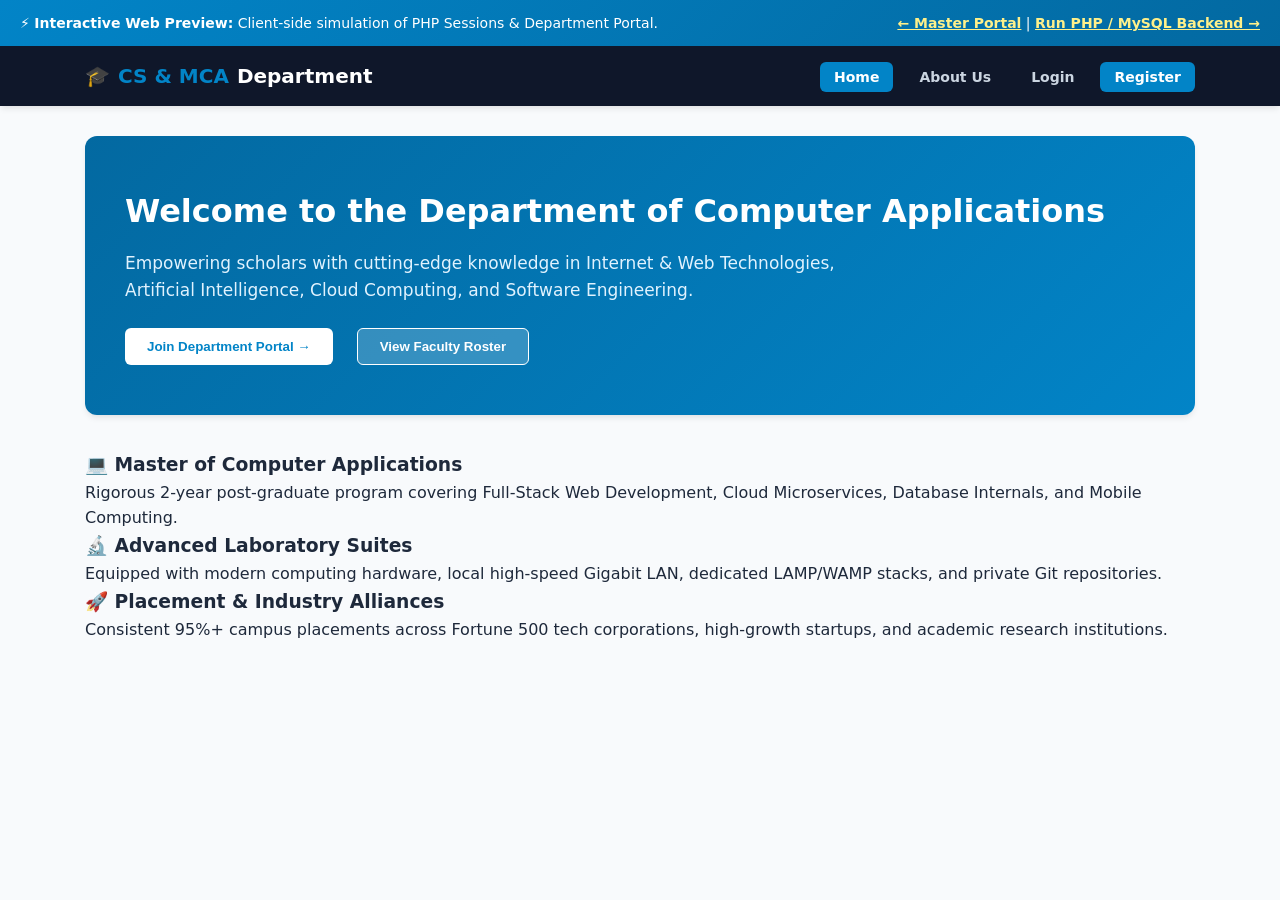
<file: Exercise-06-Dynamic-Website/demo.html>
<!DOCTYPE html>
<html lang="en">
<head>
    <meta charset="UTF-8">
    <meta name="viewport" content="width=device-width, initial-scale=1.0">
    <title>Department Portal | Interactive Web Demo</title>
    <link rel="stylesheet" href="style.css">
    <style>
        .demo-banner {
            background: linear-gradient(135deg, #0284c7, #0369a1);
            color: #ffffff;
            padding: 12px 20px;
            font-size: 14px;
            display: flex;
            align-items: center;
            justify-content: space-between;
            flex-wrap: wrap;
            gap: 10px;
        }
        .demo-banner a {
            color: #fef08a;
            font-weight: 600;
            text-decoration: underline;
        }
        .tab-page {
            display: none;
        }
        .tab-page.active {
            display: block;
        }
        .quick-fill-btn {
            background: #e0f2fe;
            color: #0369a1;
            border: 1px solid #7dd3fc;
            padding: 6px 12px;
            border-radius: 4px;
            cursor: pointer;
            font-size: 12px;
            font-weight: 600;
            margin-bottom: 15px;
        }
    </style>
</head>
<body>

    <!-- Demo Banner -->
    <div class="demo-banner">
        <div>
            <span>⚡ <strong>Interactive Web Preview:</strong> Client-side simulation of PHP Sessions & Department Portal.</span>
        </div>
        <div>
            <a href="../index.html">← Master Portal</a> | 
            <a href="index.php">Run PHP / MySQL Backend →</a>
        </div>
    </div>

    <!-- Header & Navigation -->
    <header class="dept-header">
        <div class="nav-container">
            <a href="#" onclick="showPage('home')" class="dept-brand">
                🎓 <span>CS &amp; MCA</span> Department
            </a>
            <nav class="dept-nav">
                <ul>
                    <li><a href="#" id="nav-home" class="active" onclick="showPage('home')">Home</a></li>
                    <li><a href="#" id="nav-about" onclick="showPage('about')">About Us</a></li>
                    <li id="nav-login-item"><a href="#" id="nav-login" onclick="showPage('login')">Login</a></li>
                    <li id="nav-reg-item"><a href="#" id="nav-reg" class="btn-nav-action" onclick="showPage('register')">Register</a></li>
                    <li id="nav-dash-item" style="display:none;"><a href="#" id="nav-dash" class="btn-nav-action" onclick="showPage('dashboard')">Dashboard (<span id="userBadge">Student</span>)</a></li>
                    <li id="nav-logout-item" style="display:none;"><a href="#" onclick="handleLogout()">Logout</a></li>
                </ul>
            </nav>
        </div>
    </header>

    <main class="main-content">

        <!-- Page 1: Home -->
        <div id="page-home" class="tab-page active">
            <section class="hero">
                <h1>Welcome to the Department of Computer Applications</h1>
                <p>Empowering scholars with cutting-edge knowledge in Internet &amp; Web Technologies, Artificial Intelligence, Cloud Computing, and Software Engineering.</p>
                <div class="hero-actions">
                    <button onclick="showPage('register')" style="background: #ffffff; color: #0284c7; padding: 10px 22px; border-radius: 6px; font-weight: 700; border: none; cursor: pointer;">Join Department Portal &rarr;</button>
                    <button onclick="showPage('about')" style="background: rgba(255,255,255,0.2); color: #ffffff; padding: 10px 22px; border-radius: 6px; font-weight: 700; border: 1px solid white; cursor: pointer; margin-left: 10px;">View Faculty Roster</button>
                </div>
            </section>

            <section class="dept-grid">
                <div class="dept-card">
                    <h3>💻 Master of Computer Applications</h3>
                    <p>Rigorous 2-year post-graduate program covering Full-Stack Web Development, Cloud Microservices, Database Internals, and Mobile Computing.</p>
                </div>
                <div class="dept-card">
                    <h3>🔬 Advanced Laboratory Suites</h3>
                    <p>Equipped with modern computing hardware, local high-speed Gigabit LAN, dedicated LAMP/WAMP stacks, and private Git repositories.</p>
                </div>
                <div class="dept-card">
                    <h3>🚀 Placement &amp; Industry Alliances</h3>
                    <p>Consistent 95%+ campus placements across Fortune 500 tech corporations, high-growth startups, and academic research institutions.</p>
                </div>
            </section>
        </div>

        <!-- Page 2: About Us -->
        <div id="page-about" class="tab-page">
            <div class="dept-card" style="margin-bottom: 25px;">
                <h2>About the Department</h2>
                <p>Established in 2004, the Department of Computer Applications is committed to excellence in computing education, research, and technical leadership.</p>
            </div>
            <h2>Faculty Directory</h2>
            <div class="dept-grid">
                <div class="dept-card">
                    <h3>Dr. K. S. Ramanathan</h3>
                    <p><strong>Designation:</strong> Professor &amp; Head of Department</p>
                    <p><strong>Specialization:</strong> Distributed Systems &amp; Cloud Security</p>
                    <p><strong>Email:</strong> hod.ca@university.edu</p>
                </div>
                <div class="dept-card">
                    <h3>Prof. Meenakshi Sundaram</h3>
                    <p><strong>Designation:</strong> Associate Professor</p>
                    <p><strong>Specialization:</strong> Web Technologies &amp; JavaScript Engines</p>
                    <p><strong>Email:</strong> meenakshi.s@university.edu</p>
                </div>
                <div class="dept-card">
                    <h3>Prof. Rajeshwari Venkat</h3>
                    <p><strong>Designation:</strong> Assistant Professor</p>
                    <p><strong>Specialization:</strong> Database Architectures &amp; Big Data</p>
                    <p><strong>Email:</strong> r.venkat@university.edu</p>
                </div>
            </div>
        </div>

        <!-- Page 3: Register -->
        <div id="page-register" class="tab-page">
            <div class="auth-card">
                <h2>Student Registration</h2>
                <p>Create your department student account.</p>
                <button type="button" class="quick-fill-btn" onclick="fillRegisterDemo()">⚡ Quick-Fill Demo Details</button>
                <div id="regAlert"></div>
                <form onsubmit="handleRegister(event)">
                    <div class="form-group">
                        <label for="reg-name">Full Name</label>
                        <input type="text" id="reg-name" required placeholder="Abhijith K">
                    </div>
                    <div class="form-group">
                        <label for="reg-regno">Register Number</label>
                        <input type="text" id="reg-regno" required placeholder="23MCA1042">
                    </div>
                    <div class="form-group">
                        <label for="reg-email">Email Address</label>
                        <input type="email" id="reg-email" required placeholder="abhijith@university.edu">
                    </div>
                    <div class="form-group">
                        <label for="reg-pass">Password</label>
                        <input type="password" id="reg-pass" required placeholder="Minimum 6 characters">
                    </div>
                    <button type="submit" class="btn-submit">Complete Registration</button>
                </form>
                <p style="text-align: center; margin-top: 15px; font-size: 14px;">Already registered? <a href="#" onclick="showPage('login')">Login here</a></p>
            </div>
        </div>

        <!-- Page 4: Login -->
        <div id="page-login" class="tab-page">
            <div class="auth-card">
                <h2>Student Portal Login</h2>
                <p>Access your enrolled courses and department laboratory records.</p>
                <button type="button" class="quick-fill-btn" onclick="fillLoginDemo()">⚡ Quick-Fill Demo Account</button>
                <div id="loginAlert"></div>
                <form onsubmit="handleLogin(event)">
                    <div class="form-group">
                        <label for="login-email">Email or Register Number</label>
                        <input type="text" id="login-email" required placeholder="abhijith@university.edu">
                    </div>
                    <div class="form-group">
                        <label for="login-pass">Password</label>
                        <input type="password" id="login-pass" required placeholder="Your password">
                    </div>
                    <button type="submit" class="btn-submit">Sign In to Dashboard</button>
                </form>
                <p style="text-align: center; margin-top: 15px; font-size: 14px;">New student? <a href="#" onclick="showPage('register')">Register here</a></p>
            </div>
        </div>

        <!-- Page 5: Dashboard -->
        <div id="page-dashboard" class="tab-page">
            <div class="dept-card" style="margin-bottom: 25px; background: linear-gradient(135deg, #0284c7, #075985); color: white;">
                <h2>Welcome, <span id="dashName">Student</span>!</h2>
                <p>Register Number: <strong id="dashRegNo">23MCA1042</strong> | Program: <strong>Master of Computer Applications</strong></p>
            </div>

            <h2>Your Enrolled Laboratory Courses (Semester III)</h2>
            <div class="dept-grid">
                <div class="dept-card">
                    <h3>🌐 Internet &amp; Web Technologies Lab</h3>
                    <p><strong>Course Code:</strong> 23MCA301L | <strong>Credits:</strong> 2</p>
                    <p>HTML5, CSS3, JavaScript ES6, PHP &amp; MySQL, AJAX, jQuery Explorer.</p>
                    <span style="display:inline-block; margin-top: 10px; background:#dcfce7; color:#166534; padding:4px 10px; border-radius:4px; font-weight:700; font-size:12px;">Attendance: 96%</span>
                </div>
                <div class="dept-card">
                    <h3>🤖 Artificial Intelligence &amp; ML Lab</h3>
                    <p><strong>Course Code:</strong> 23MCA302L | <strong>Credits:</strong> 2</p>
                    <p>Python scientific stack, supervised learning, neural networks, computer vision.</p>
                    <span style="display:inline-block; margin-top: 10px; background:#dcfce7; color:#166534; padding:4px 10px; border-radius:4px; font-weight:700; font-size:12px;">Attendance: 92%</span>
                </div>
                <div class="dept-card">
                    <h3>☁️ Cloud Computing &amp; DevOps Lab</h3>
                    <p><strong>Course Code:</strong> 23MCA303L | <strong>Credits:</strong> 2</p>
                    <p>Docker containerization, Kubernetes orchestration, CI/CD pipeline automation.</p>
                    <span style="display:inline-block; margin-top: 10px; background:#dcfce7; color:#166534; padding:4px 10px; border-radius:4px; font-weight:700; font-size:12px;">Attendance: 94%</span>
                </div>
            </div>
            <div style="margin-top: 25px;">
                <button onclick="handleLogout()" style="background: #dc2626; color: white; border: none; padding: 10px 20px; border-radius: 6px; cursor: pointer; font-weight: 600;">Sign Out</button>
            </div>
        </div>

    </main>

    <script>
        let currentUser = JSON.parse(localStorage.getItem('iwt_demo_user') || 'null');

        function updateAuthState() {
            const loginItem = document.getElementById('nav-login-item');
            const regItem = document.getElementById('nav-reg-item');
            const dashItem = document.getElementById('nav-dash-item');
            const logoutItem = document.getElementById('nav-logout-item');
            const userBadge = document.getElementById('userBadge');

            if (currentUser) {
                loginItem.style.display = 'none';
                regItem.style.display = 'none';
                dashItem.style.display = 'inline-block';
                logoutItem.style.display = 'inline-block';
                userBadge.textContent = currentUser.name.split(' ')[0];
                document.getElementById('dashName').textContent = currentUser.name;
                document.getElementById('dashRegNo').textContent = currentUser.regno;
            } else {
                loginItem.style.display = 'inline-block';
                regItem.style.display = 'inline-block';
                dashItem.style.display = 'none';
                logoutItem.style.display = 'none';
            }
        }

        function showPage(pageId) {
            document.querySelectorAll('.tab-page').forEach(p => p.classList.remove('active'));
            document.querySelectorAll('.dept-nav a').forEach(a => a.classList.remove('active'));

            const targetPage = document.getElementById('page-' + pageId);
            if (targetPage) targetPage.classList.add('active');

            const targetNav = document.getElementById('nav-' + pageId);
            if (targetNav) targetNav.classList.add('active');
        }

        function fillRegisterDemo() {
            document.getElementById('reg-name').value = "Abhijith K";
            document.getElementById('reg-regno').value = "23MCA1042";
            document.getElementById('reg-email').value = "abhijith@university.edu";
            document.getElementById('reg-pass').value = "secret123";
        }

        function fillLoginDemo() {
            document.getElementById('login-email').value = "abhijith@university.edu";
            document.getElementById('login-pass').value = "secret123";
        }

        function handleRegister(e) {
            e.preventDefault();
            const user = {
                name: document.getElementById('reg-name').value.trim(),
                regno: document.getElementById('reg-regno').value.trim(),
                email: document.getElementById('reg-email').value.trim()
            };
            currentUser = user;
            localStorage.setItem('iwt_demo_user', JSON.stringify(user));
            updateAuthState();
            showPage('dashboard');
        }

        function handleLogin(e) {
            e.preventDefault();
            const email = document.getElementById('login-email').value.trim();
            currentUser = {
                name: "Abhijith K",
                regno: "23MCA1042",
                email: email
            };
            localStorage.setItem('iwt_demo_user', JSON.stringify(currentUser));
            updateAuthState();
            showPage('dashboard');
        }

        function handleLogout() {
            currentUser = null;
            localStorage.removeItem('iwt_demo_user');
            updateAuthState();
            showPage('home');
        }

        // Init
        updateAuthState();
    </script>
</body>
</html>
</file>
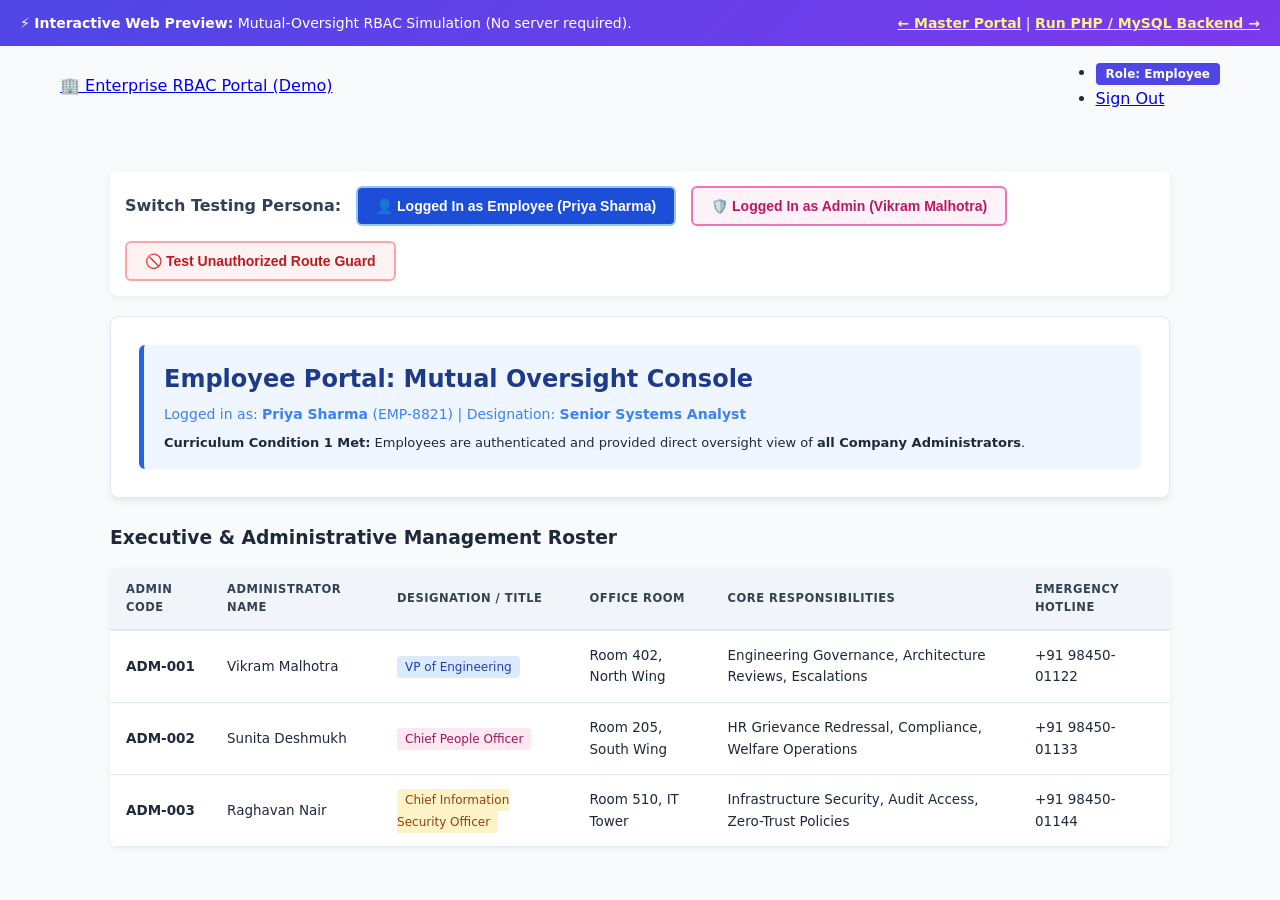
<file: Exercise-07-Company-Employee-Admin/demo.html>
<!DOCTYPE html>
<html lang="en">
<head>
    <meta charset="UTF-8">
    <meta name="viewport" content="width=device-width, initial-scale=1.0">
    <title>Role-Based Company Portal | Interactive Demo</title>
    <link rel="stylesheet" href="style.css">
    <style>
        .demo-banner {
            background: linear-gradient(135deg, #4f46e5, #7c3aed);
            color: #ffffff;
            padding: 12px 20px;
            font-size: 14px;
            display: flex;
            align-items: center;
            justify-content: space-between;
            flex-wrap: wrap;
            gap: 10px;
        }
        .demo-banner a {
            color: #fef08a;
            font-weight: 600;
            text-decoration: underline;
        }
        .role-switcher {
            display: flex;
            gap: 15px;
            margin: 20px 0;
            background: #ffffff;
            padding: 15px;
            border-radius: 8px;
            box-shadow: 0 2px 8px rgba(0,0,0,0.06);
            align-items: center;
            flex-wrap: wrap;
        }
        .role-btn {
            border: 2px solid transparent;
            padding: 10px 18px;
            border-radius: 6px;
            cursor: pointer;
            font-weight: 700;
            font-size: 14px;
            transition: all 0.2s;
        }
        .role-btn-emp {
            background: #eff6ff;
            color: #1d4ed8;
            border-color: #93c5fd;
        }
        .role-btn-emp.active {
            background: #1d4ed8;
            color: #ffffff;
        }
        .role-btn-admin {
            background: #fdf2f8;
            color: #be185d;
            border-color: #f472b6;
        }
        .role-btn-admin.active {
            background: #be185d;
            color: #ffffff;
        }
        .view-panel {
            display: none;
        }
        .view-panel.active {
            display: block;
        }
    </style>
</head>
<body>

    <!-- Demo Banner -->
    <div class="demo-banner">
        <div>
            <span>⚡ <strong>Interactive Web Preview:</strong> Mutual-Oversight RBAC Simulation (No server required).</span>
        </div>
        <div>
            <a href="../index.html">← Master Portal</a> | 
            <a href="index.php">Run PHP / MySQL Backend →</a>
        </div>
    </div>

    <!-- Header Navigation -->
    <header class="navbar">
        <div class="nav-container">
            <a href="demo.html" class="brand">🏢 Enterprise RBAC Portal (Demo)</a>
            <ul class="nav-links">
                <li><span id="navRoleBadge" style="background:#4f46e5; color:white; padding:4px 10px; border-radius:4px; font-size:12px; font-weight:700;">Role: Employee</span></li>
                <li><a href="#" onclick="setRole('guest')">Sign Out</a></li>
            </ul>
        </div>
    </header>

    <div class="container" style="max-width: 1100px; margin: 25px auto; padding: 0 20px;">

        <!-- Quick Role Switcher -->
        <div class="role-switcher">
            <span style="font-weight: 700; color: #334155;">Switch Testing Persona:</span>
            <button class="role-btn role-btn-emp active" id="btnEmpRole" onclick="setRole('employee')">
                👤 Logged In as Employee (Priya Sharma)
            </button>
            <button class="role-btn role-btn-admin" id="btnAdminRole" onclick="setRole('admin')">
                🛡️ Logged In as Admin (Vikram Malhotra)
            </button>
            <button class="role-btn" style="background: #fef2f2; color: #b91c1c; border-color: #fca5a5;" onclick="testUnauthorized()">
                🚫 Test Unauthorized Route Guard
            </button>
        </div>

        <div id="securityAlert"></div>

        <!-- 1. Employee View (Condition 1: Mutual Oversight -> Displays Admin Details) -->
        <div id="panel-employee" class="view-panel active">
            <div class="card" style="margin-bottom: 25px;">
                <div class="card-header" style="background: #eff6ff; border-left: 5px solid #2563eb; padding: 15px 20px; border-radius: 6px;">
                    <h2 style="color: #1e3a8a; margin: 0 0 5px 0;">Employee Portal: Mutual Oversight Console</h2>
                    <p style="margin: 0; color: #3b82f6; font-size: 14px;">
                        Logged in as: <strong>Priya Sharma</strong> (EMP-8821) | Designation: <strong>Senior Systems Analyst</strong>
                    </p>
                    <p style="margin: 8px 0 0 0; color: #1e293b; font-size: 13px;">
                        <strong>Curriculum Condition 1 Met:</strong> Employees are authenticated and provided direct oversight view of <strong>all Company Administrators</strong>.
                    </p>
                </div>
            </div>

            <h3>Executive &amp; Administrative Management Roster</h3>
            <div class="table-responsive" style="background: white; border-radius: 8px; box-shadow: 0 2px 6px rgba(0,0,0,0.06); overflow: hidden;">
                <table class="data-table" style="width: 100%; border-collapse: collapse;">
                    <thead style="background: #f8fafc; text-align: left;">
                        <tr>
                            <th style="padding: 12px 16px; border-bottom: 2px solid #e2e8f0;">Admin Code</th>
                            <th style="padding: 12px 16px; border-bottom: 2px solid #e2e8f0;">Administrator Name</th>
                            <th style="padding: 12px 16px; border-bottom: 2px solid #e2e8f0;">Designation / Title</th>
                            <th style="padding: 12px 16px; border-bottom: 2px solid #e2e8f0;">Office Room</th>
                            <th style="padding: 12px 16px; border-bottom: 2px solid #e2e8f0;">Core Responsibilities</th>
                            <th style="padding: 12px 16px; border-bottom: 2px solid #e2e8f0;">Emergency Hotline</th>
                        </tr>
                    </thead>
                    <tbody>
                        <tr style="border-bottom: 1px solid #f1f5f9;">
                            <td style="padding: 14px 16px;"><strong>ADM-001</strong></td>
                            <td style="padding: 14px 16px;">Vikram Malhotra</td>
                            <td style="padding: 14px 16px;"><span class="badge-tag" style="background:#dbeafe; color:#1e40af; padding:4px 8px; border-radius:4px; font-size:12px;">VP of Engineering</span></td>
                            <td style="padding: 14px 16px;">Room 402, North Wing</td>
                            <td style="padding: 14px 16px;">Engineering Governance, Architecture Reviews, Escalations</td>
                            <td style="padding: 14px 16px;">+91 98450-01122</td>
                        </tr>
                        <tr style="border-bottom: 1px solid #f1f5f9;">
                            <td style="padding: 14px 16px;"><strong>ADM-002</strong></td>
                            <td style="padding: 14px 16px;">Sunita Deshmukh</td>
                            <td style="padding: 14px 16px;"><span class="badge-tag" style="background:#fce7f3; color:#9d174d; padding:4px 8px; border-radius:4px; font-size:12px;">Chief People Officer</span></td>
                            <td style="padding: 14px 16px;">Room 205, South Wing</td>
                            <td style="padding: 14px 16px;">HR Grievance Redressal, Compliance, Welfare Operations</td>
                            <td style="padding: 14px 16px;">+91 98450-01133</td>
                        </tr>
                        <tr>
                            <td style="padding: 14px 16px;"><strong>ADM-003</strong></td>
                            <td style="padding: 14px 16px;">Raghavan Nair</td>
                            <td style="padding: 14px 16px;"><span class="badge-tag" style="background:#fef3c7; color:#92400e; padding:4px 8px; border-radius:4px; font-size:12px;">Chief Information Security Officer</span></td>
                            <td style="padding: 14px 16px;">Room 510, IT Tower</td>
                            <td style="padding: 14px 16px;">Infrastructure Security, Audit Access, Zero-Trust Policies</td>
                            <td style="padding: 14px 16px;">+91 98450-01144</td>
                        </tr>
                    </tbody>
                </table>
            </div>
        </div>

        <!-- 2. Admin View (Condition 2: Mutual Oversight -> Displays Employee Details) -->
        <div id="panel-admin" class="view-panel">
            <div class="card" style="margin-bottom: 25px;">
                <div class="card-header" style="background: #fdf2f8; border-left: 5px solid #db2777; padding: 15px 20px; border-radius: 6px;">
                    <h2 style="color: #9d174d; margin: 0 0 5px 0;">Executive Administration Command Console</h2>
                    <p style="margin: 0; color: #be185d; font-size: 14px;">
                        Logged in as: <strong>Vikram Malhotra</strong> (ADM-001) | Security Level: <strong>Level 5 Super-Admin</strong>
                    </p>
                    <p style="margin: 8px 0 0 0; color: #1e293b; font-size: 13px;">
                        <strong>Curriculum Condition 2 Met:</strong> Administrators are authenticated and provided full management view of <strong>all Company Employees</strong>.
                    </p>
                </div>
            </div>

            <h3>Total Registered Workforce (3 Personnel)</h3>
            <div class="table-responsive" style="background: white; border-radius: 8px; box-shadow: 0 2px 6px rgba(0,0,0,0.06); overflow: hidden;">
                <table class="data-table" style="width: 100%; border-collapse: collapse;">
                    <thead style="background: #f8fafc; text-align: left;">
                        <tr>
                            <th style="padding: 12px 16px; border-bottom: 2px solid #e2e8f0;">Emp Code</th>
                            <th style="padding: 12px 16px; border-bottom: 2px solid #e2e8f0;">Full Name</th>
                            <th style="padding: 12px 16px; border-bottom: 2px solid #e2e8f0;">Designation</th>
                            <th style="padding: 12px 16px; border-bottom: 2px solid #e2e8f0;">Department</th>
                            <th style="padding: 12px 16px; border-bottom: 2px solid #e2e8f0;">Salary (₹)</th>
                            <th style="padding: 12px 16px; border-bottom: 2px solid #e2e8f0;">Joining Date</th>
                            <th style="padding: 12px 16px; border-bottom: 2px solid #e2e8f0;">Performance</th>
                        </tr>
                    </thead>
                    <tbody>
                        <tr style="border-bottom: 1px solid #f1f5f9;">
                            <td style="padding: 14px 16px;"><strong>EMP-8821</strong></td>
                            <td style="padding: 14px 16px;">Priya Sharma</td>
                            <td style="padding: 14px 16px;">Senior Systems Analyst</td>
                            <td style="padding: 14px 16px;"><span class="badge-tag" style="background:#e0e7ff; color:#3730a3; padding:4px 8px; border-radius:4px; font-size:12px;">Engineering</span></td>
                            <td style="padding: 14px 16px;">₹95,000</td>
                            <td style="padding: 14px 16px;">2022-04-15</td>
                            <td style="padding: 14px 16px; color:#16a34a; font-weight:700;">★ 4.9 (Outstanding)</td>
                        </tr>
                        <tr style="border-bottom: 1px solid #f1f5f9;">
                            <td style="padding: 14px 16px;"><strong>EMP-8822</strong></td>
                            <td style="padding: 14px 16px;">Aditya Verma</td>
                            <td style="padding: 14px 16px;">Cloud Reliability Engineer</td>
                            <td style="padding: 14px 16px;"><span class="badge-tag" style="background:#e0e7ff; color:#3730a3; padding:4px 8px; border-radius:4px; font-size:12px;">Infrastructure</span></td>
                            <td style="padding: 14px 16px;">₹88,000</td>
                            <td style="padding: 14px 16px;">2023-01-10</td>
                            <td style="padding: 14px 16px; color:#16a34a; font-weight:700;">★ 4.7 (Exceeds)</td>
                        </tr>
                        <tr>
                            <td style="padding: 14px 16px;"><strong>EMP-8823</strong></td>
                            <td style="padding: 14px 16px;">Sneha Roy</td>
                            <td style="padding: 14px 16px;">Product Quality Specialist</td>
                            <td style="padding: 14px 16px;"><span class="badge-tag" style="background:#e0e7ff; color:#3730a3; padding:4px 8px; border-radius:4px; font-size:12px;">Quality Assurance</span></td>
                            <td style="padding: 14px 16px;">₹76,000</td>
                            <td style="padding: 14px 16px;">2023-08-01</td>
                            <td style="padding: 14px 16px; color:#2563eb; font-weight:700;">★ 4.5 (Proficient)</td>
                        </tr>
                    </tbody>
                </table>
            </div>
        </div>

    </div>

    <script>
        function setRole(role) {
            document.getElementById('securityAlert').innerHTML = '';
            const btnEmp = document.getElementById('btnEmpRole');
            const btnAdmin = document.getElementById('btnAdminRole');
            const panelEmp = document.getElementById('panel-employee');
            const panelAdmin = document.getElementById('panel-admin');
            const badge = document.getElementById('navRoleBadge');

            if (role === 'admin') {
                btnEmp.classList.remove('active');
                btnAdmin.classList.add('active');
                panelEmp.classList.remove('active');
                panelAdmin.classList.add('active');
                badge.textContent = "Role: Admin";
                badge.style.background = "#be185d";
            } else if (role === 'employee') {
                btnEmp.classList.add('active');
                btnAdmin.classList.remove('active');
                panelEmp.classList.add('active');
                panelAdmin.classList.remove('active');
                badge.textContent = "Role: Employee";
                badge.style.background = "#1d4ed8";
            } else {
                alert("Signed out of demo session.");
                setRole('employee');
            }
        }

        function testUnauthorized() {
            setRole('employee');
            const alertBox = document.getElementById('securityAlert');
            alertBox.innerHTML = `
                <div style="background: #fee2e2; border-left: 5px solid #ef4444; color: #991b1b; padding: 15px; border-radius: 6px; margin-bottom: 20px;">
                    <strong>🛡️ Route Guard Interception:</strong>
                    HTTP 403 Forbidden - Role 'employee' is blocked by PHP session middleware from opening <code>admin_dashboard.php</code>.
                </div>`;
            setTimeout(() => { alertBox.innerHTML = ''; }, 5000);
        }
    </script>
</body>
</html>
</file>
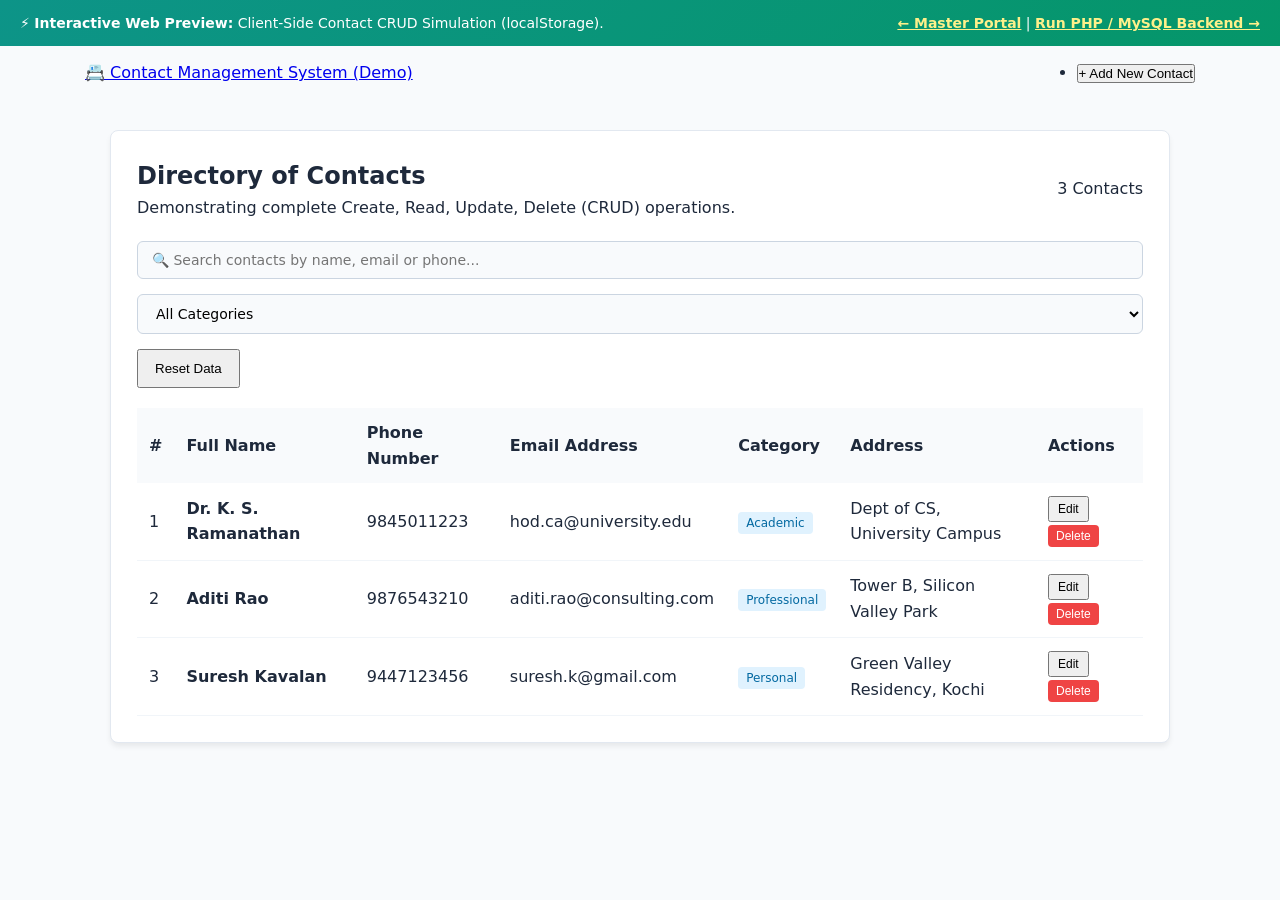
<file: Exercise-08-Contact-Management/demo.html>
<!DOCTYPE html>
<html lang="en">
<head>
    <meta charset="UTF-8">
    <meta name="viewport" content="width=device-width, initial-scale=1.0">
    <title>Contact Management CRUD | Interactive Demo</title>
    <link rel="stylesheet" href="style.css">
    <style>
        .demo-banner {
            background: linear-gradient(135deg, #0d9488, #059669);
            color: #ffffff;
            padding: 12px 20px;
            font-size: 14px;
            display: flex;
            align-items: center;
            justify-content: space-between;
            flex-wrap: wrap;
            gap: 10px;
        }
        .demo-banner a {
            color: #fef08a;
            font-weight: 600;
            text-decoration: underline;
        }
        .modal {
            display: none;
            position: fixed;
            top: 0;
            left: 0;
            width: 100%;
            height: 100%;
            background: rgba(0,0,0,0.5);
            z-index: 100;
            align-items: center;
            justify-content: center;
        }
        .modal.active {
            display: flex;
        }
        .modal-content {
            background: white;
            border-radius: 8px;
            padding: 25px;
            width: 100%;
            max-width: 500px;
            box-shadow: 0 10px 25px rgba(0,0,0,0.2);
        }
    </style>
</head>
<body>

    <!-- Demo Banner -->
    <div class="demo-banner">
        <div>
            <span>⚡ <strong>Interactive Web Preview:</strong> Client-Side Contact CRUD Simulation (localStorage).</span>
        </div>
        <div>
            <a href="../index.html">← Master Portal</a> | 
            <a href="index.php">Run PHP / MySQL Backend →</a>
        </div>
    </div>

    <!-- Header Navigation -->
    <header class="navbar">
        <div class="nav-container">
            <a href="demo.html" class="brand">📇 Contact Management System (Demo)</a>
            <ul class="nav-links">
                <li><button class="btn btn-primary" onclick="openAddModal()">+ Add New Contact</button></li>
            </ul>
        </div>
    </header>

    <div class="container" style="max-width: 1100px; margin: 30px auto; padding: 0 20px;">

        <div class="card">
            <div class="card-header" style="display:flex; justify-content:space-between; align-items:center; flex-wrap:wrap; gap:10px;">
                <div>
                    <h2>Directory of Contacts</h2>
                    <p>Demonstrating complete Create, Read, Update, Delete (CRUD) operations.</p>
                </div>
                <div>
                    <span class="badge-tag" id="contactCountBadge">3 Total Contacts</span>
                </div>
            </div>

            <!-- Controls: Filter & Search -->
            <div style="display:flex; justify-content:space-between; gap:15px; margin: 20px 0; flex-wrap:wrap;">
                <input type="text" id="searchBox" placeholder="🔍 Search contacts by name, email or phone..." style="flex:1; min-width:250px; padding:10px 14px; border:1px solid #cbd5e1; border-radius:6px;" oninput="renderContacts()">
                <select id="categoryFilter" style="padding:10px 14px; border:1px solid #cbd5e1; border-radius:6px;" onchange="renderContacts()">
                    <option value="ALL">All Categories</option>
                    <option value="Personal">Personal</option>
                    <option value="Professional">Professional</option>
                    <option value="Academic">Academic</option>
                    <option value="Emergency">Emergency</option>
                </select>
                <button class="btn btn-secondary" style="padding: 10px 16px;" onclick="resetSeedContacts()">Reset Data</button>
            </div>

            <div id="statusAlert"></div>

            <!-- Table -->
            <div class="table-responsive">
                <table class="data-table" style="width: 100%; border-collapse: collapse;">
                    <thead>
                        <tr style="background: #f8fafc; text-align: left;">
                            <th style="padding: 12px;">#</th>
                            <th style="padding: 12px;">Full Name</th>
                            <th style="padding: 12px;">Phone Number</th>
                            <th style="padding: 12px;">Email Address</th>
                            <th style="padding: 12px;">Category</th>
                            <th style="padding: 12px;">Address</th>
                            <th style="padding: 12px;">Actions</th>
                        </tr>
                    </thead>
                    <tbody id="contactsTbody">
                    </tbody>
                </table>
            </div>
        </div>

    </div>

    <!-- Add/Edit Contact Modal -->
    <div class="modal" id="contactModal">
        <div class="modal-content">
            <div style="display:flex; justify-content:space-between; align-items:center; margin-bottom:15px;">
                <h3 id="modalTitle" style="margin:0;">Add New Contact</h3>
                <button onclick="closeModal()" style="background:none; border:none; font-size:20px; cursor:pointer;">&times;</button>
            </div>
            <form onsubmit="handleContactSave(event)">
                <input type="hidden" id="editContactId">
                <div class="form-group" style="margin-bottom:12px;">
                    <label>Full Name *</label>
                    <input type="text" id="cName" required style="width:100%; padding:8px; border:1px solid #cbd5e1; border-radius:4px;">
                </div>
                <div class="form-group" style="margin-bottom:12px;">
                    <label>Phone Number *</label>
                    <input type="tel" id="cPhone" required pattern="[0-9]{10}" placeholder="10-digit number" style="width:100%; padding:8px; border:1px solid #cbd5e1; border-radius:4px;">
                </div>
                <div class="form-group" style="margin-bottom:12px;">
                    <label>Email Address *</label>
                    <input type="email" id="cEmail" required style="width:100%; padding:8px; border:1px solid #cbd5e1; border-radius:4px;">
                </div>
                <div class="form-group" style="margin-bottom:12px;">
                    <label>Category *</label>
                    <select id="cCategory" required style="width:100%; padding:8px; border:1px solid #cbd5e1; border-radius:4px;">
                        <option value="Personal">Personal</option>
                        <option value="Professional">Professional</option>
                        <option value="Academic">Academic</option>
                        <option value="Emergency">Emergency</option>
                    </select>
                </div>
                <div class="form-group" style="margin-bottom:16px;">
                    <label>Address</label>
                    <textarea id="cAddress" rows="2" style="width:100%; padding:8px; border:1px solid #cbd5e1; border-radius:4px;"></textarea>
                </div>
                <div style="display:flex; justify-content:flex-end; gap:10px;">
                    <button type="button" class="btn btn-secondary" onclick="closeModal()">Cancel</button>
                    <button type="submit" class="btn btn-primary" id="saveBtn">Save Contact</button>
                </div>
            </form>
        </div>
    </div>

    <script>
        const SEED_CONTACTS = [
            { id: 1, name: "Dr. K. S. Ramanathan", phone: "9845011223", email: "hod.ca@university.edu", category: "Academic", address: "Dept of CS, University Campus" },
            { id: 2, name: "Aditi Rao", phone: "9876543210", email: "aditi.rao@consulting.com", category: "Professional", address: "Tower B, Silicon Valley Park" },
            { id: 3, name: "Suresh Kavalan", phone: "9447123456", email: "suresh.k@gmail.com", category: "Personal", address: "Green Valley Residency, Kochi" }
        ];

        function getContacts() {
            const data = localStorage.getItem('iwt_demo_contacts');
            if (!data) {
                localStorage.setItem('iwt_demo_contacts', JSON.stringify(SEED_CONTACTS));
                return SEED_CONTACTS;
            }
            return JSON.parse(data);
        }

        function saveContacts(list) {
            localStorage.setItem('iwt_demo_contacts', JSON.stringify(list));
            renderContacts();
        }

        function resetSeedContacts() {
            if (confirm("Reset contact database back to 3 seed contacts?")) {
                localStorage.setItem('iwt_demo_contacts', JSON.stringify(SEED_CONTACTS));
                renderContacts();
            }
        }

        function openAddModal() {
            document.getElementById('modalTitle').textContent = "Add New Contact";
            document.getElementById('editContactId').value = "";
            document.getElementById('cName').value = "";
            document.getElementById('cPhone').value = "";
            document.getElementById('cEmail').value = "";
            document.getElementById('cCategory').value = "Personal";
            document.getElementById('cAddress').value = "";
            document.getElementById('contactModal').classList.add('active');
        }

        function openEditModal(id) {
            const list = getContacts();
            const contact = list.find(c => c.id === id);
            if (!contact) return;

            document.getElementById('modalTitle').textContent = "Edit Contact";
            document.getElementById('editContactId').value = contact.id;
            document.getElementById('cName').value = contact.name;
            document.getElementById('cPhone').value = contact.phone;
            document.getElementById('cEmail').value = contact.email;
            document.getElementById('cCategory').value = contact.category;
            document.getElementById('cAddress').value = contact.address || "";
            document.getElementById('contactModal').classList.add('active');
        }

        function closeModal() {
            document.getElementById('contactModal').classList.remove('active');
        }

        function handleContactSave(e) {
            e.preventDefault();
            const editId = document.getElementById('editContactId').value;
            let list = getContacts();

            const contactData = {
                id: editId ? Number(editId) : Date.now(),
                name: document.getElementById('cName').value.trim(),
                phone: document.getElementById('cPhone').value.trim(),
                email: document.getElementById('cEmail').value.trim(),
                category: document.getElementById('cCategory').value,
                address: document.getElementById('cAddress').value.trim()
            };

            if (editId) {
                list = list.map(c => c.id === Number(editId) ? contactData : c);
            } else {
                list.unshift(contactData);
            }

            saveContacts(list);
            closeModal();
            showAlert(editId ? "Contact updated successfully!" : "New contact created successfully!");
        }

        function deleteContact(id) {
            if (confirm("Are you sure you want to delete this contact? This action cannot be undone.")) {
                let list = getContacts();
                list = list.filter(c => c.id !== id);
                saveContacts(list);
                showAlert("Contact removed from directory.", "warning");
            }
        }

        function showAlert(msg, type = "success") {
            const alertBox = document.getElementById('statusAlert');
            alertBox.innerHTML = `
                <div style="background: ${type === 'success' ? '#dcfce7' : '#fef3c7'}; color: ${type === 'success' ? '#15803d' : '#b45309'}; padding: 10px 16px; border-radius: 6px; margin-bottom: 15px; font-weight: 600;">
                    ${msg}
                </div>`;
            setTimeout(() => { alertBox.innerHTML = ''; }, 3500);
        }

        function renderContacts() {
            const list = getContacts();
            const query = (document.getElementById('searchBox').value || '').toLowerCase();
            const category = document.getElementById('categoryFilter').value;

            const filtered = list.filter(c => {
                const matchesQuery = c.name.toLowerCase().includes(query) || c.email.toLowerCase().includes(query) || c.phone.includes(query);
                const matchesCategory = category === 'ALL' || c.category === category;
                return matchesQuery && matchesCategory;
            });

            document.getElementById('contactCountBadge').textContent = `${filtered.length} Contacts`;
            const tbody = document.getElementById('contactsTbody');

            if (filtered.length === 0) {
                tbody.innerHTML = `<tr><td colspan="7" style="text-align:center; padding:30px; color:#64748b;">No contacts match the filter criteria.</td></tr>`;
                return;
            }

            tbody.innerHTML = filtered.map((c, i) => `
                <tr style="border-bottom: 1px solid #f1f5f9;">
                    <td style="padding: 12px;">${i + 1}</td>
                    <td style="padding: 12px;"><strong>${c.name}</strong></td>
                    <td style="padding: 12px;">${c.phone}</td>
                    <td style="padding: 12px;">${c.email}</td>
                    <td style="padding: 12px;"><span class="badge-tag" style="background:#e0f2fe; color:#0369a1; padding:4px 8px; border-radius:4px; font-size:12px;">${c.category}</span></td>
                    <td style="padding: 12px;">${c.address || '—'}</td>
                    <td style="padding: 12px;">
                        <button class="btn btn-secondary" style="padding:4px 8px; font-size:12px;" onclick="openEditModal(${c.id})">Edit</button>
                        <button class="btn btn-danger" style="padding:4px 8px; font-size:12px; background:#ef4444; color:white; border:none; border-radius:4px; cursor:pointer;" onclick="deleteContact(${c.id})">Delete</button>
                    </td>
                </tr>
            `).join('');
        }

        // Init
        renderContacts();
    </script>
</body>
</html>
</file>
<file: Exercise-02-Online-Shopping/style.css>
/* ============================================================
   ShopEase - Online Shopping Webpage Stylesheet
   Technologies: HTML5 & CSS3
   Responsive, Clean, Modern Layout for IWT Laboratory
   ============================================================ */

/* Global Reset & Base Variables */
:root {
    --primary-color: #2563eb;
    --primary-hover: #1d4ed8;
    --secondary-color: #0f172a;
    --accent-color: #f59e0b;
    --success-color: #10b981;
    --danger-color: #ef4444;
    --bg-light: #f8fafc;
    --surface-color: #ffffff;
    --text-main: #1e293b;
    --text-muted: #64748b;
    --border-color: #e2e8f0;
    --card-shadow: 0 4px 6px -1px rgba(0, 0, 0, 0.1), 0 2px 4px -2px rgba(0, 0, 0, 0.05);
    --hover-shadow: 0 20px 25px -5px rgba(0, 0, 0, 0.1), 0 8px 10px -6px rgba(0, 0, 0, 0.04);
    --transition: all 0.3s ease;
}

* {
    margin: 0;
    padding: 0;
    box-sizing: border-box;
}

body {
    font-family: 'Segoe UI', system-ui, -apple-system, BlinkMacSystemFont, Roboto, sans-serif;
    color: var(--text-main);
    background-color: var(--bg-light);
    line-height: 1.6;
}

a {
    text-decoration: none;
    color: inherit;
}

/* Container */
.container {
    max-width: 1200px;
    margin: 0 auto;
    padding: 0 20px;
}

/* Top Announcement Bar */
.top-bar {
    background-color: var(--secondary-color);
    color: #94a3b8;
    font-size: 13px;
    padding: 8px 0;
    border-bottom: 1px solid rgba(255, 255, 255, 0.1);
}

.top-bar .container {
    display: flex;
    justify-content: space-between;
    align-items: center;
    flex-wrap: wrap;
    gap: 10px;
}

.top-bar a {
    color: #cbd5e1;
}

.top-bar a:hover {
    color: #ffffff;
}

/* Main Header & Navigation */
header.site-header {
    background-color: var(--surface-color);
    box-shadow: 0 2px 4px rgba(0, 0, 0, 0.06);
    position: sticky;
    top: 0;
    z-index: 100;
}

.header-inner {
    display: flex;
    justify-content: space-between;
    align-items: center;
    padding: 16px 0;
}

/* Brand Logo */
.brand-logo {
    display: flex;
    align-items: center;
    gap: 8px;
    font-size: 24px;
    font-weight: 800;
    color: var(--primary-color);
    letter-spacing: -0.5px;
}

.brand-logo span.logo-highlight {
    color: var(--secondary-color);
}

.brand-badge {
    background: #dbeafe;
    color: var(--primary-color);
    font-size: 11px;
    padding: 2px 8px;
    border-radius: 12px;
    font-weight: 700;
    text-transform: uppercase;
}

/* Navigation Links */
nav.main-nav ul {
    display: flex;
    list-style: none;
    gap: 28px;
    align-items: center;
}

nav.main-nav a {
    font-weight: 600;
    font-size: 15px;
    color: #334155;
    transition: var(--transition);
    padding: 6px 0;
    position: relative;
}

nav.main-nav a:hover,
nav.main-nav a.active {
    color: var(--primary-color);
}

nav.main-nav a.active::after {
    content: '';
    position: absolute;
    bottom: 0;
    left: 0;
    width: 100%;
    height: 2px;
    background: var(--primary-color);
    border-radius: 2px;
}

/* Header Actions / Cart Button */
.header-actions {
    display: flex;
    align-items: center;
    gap: 15px;
}

.cart-button {
    background: var(--bg-light);
    border: 1px solid var(--border-color);
    padding: 8px 16px;
    border-radius: 25px;
    display: flex;
    align-items: center;
    gap: 8px;
    font-weight: 600;
    cursor: pointer;
    transition: var(--transition);
}

.cart-button:hover {
    background: #e2e8f0;
}

.cart-icon {
    font-size: 18px;
}

.cart-count {
    background: var(--primary-color);
    color: #ffffff;
    font-size: 12px;
    width: 22px;
    height: 22px;
    border-radius: 50%;
    display: inline-flex;
    align-items: center;
    justify-content: center;
    font-weight: 700;
}

/* Hero Banner */
.hero-banner {
    background: linear-gradient(135deg, #1e3a8a 0%, #2563eb 100%);
    color: #ffffff;
    padding: 60px 0;
    text-align: center;
}

.hero-banner h1 {
    font-size: 38px;
    font-weight: 800;
    margin-bottom: 12px;
    letter-spacing: -0.5px;
}

.hero-banner p {
    font-size: 18px;
    color: #dbeafe;
    max-width: 650px;
    margin: 0 auto 24px auto;
}

.hero-cta {
    display: inline-block;
    background: var(--accent-color);
    color: #ffffff;
    font-weight: 700;
    padding: 12px 28px;
    border-radius: 30px;
    transition: var(--transition);
    box-shadow: 0 4px 10px rgba(245, 158, 11, 0.35);
}

.hero-cta:hover {
    background: #d97706;
    transform: translateY(-2px);
}

/* Categories Section */
.categories-section {
    padding: 50px 0 20px 0;
}

.section-header {
    text-align: center;
    margin-bottom: 35px;
}

.section-header h2 {
    font-size: 28px;
    font-weight: 700;
    color: var(--secondary-color);
}

.section-header p {
    color: var(--text-muted);
    font-size: 15px;
    margin-top: 6px;
}

.categories-grid {
    display: grid;
    grid-template-columns: repeat(auto-fit, minmax(180px, 1fr));
    gap: 20px;
}

.category-card {
    background: var(--surface-color);
    border: 1px solid var(--border-color);
    border-radius: 12px;
    padding: 24px 16px;
    text-align: center;
    transition: var(--transition);
    cursor: pointer;
}

.category-card:hover {
    border-color: var(--primary-color);
    transform: translateY(-4px);
    box-shadow: var(--card-shadow);
}

.category-icon {
    font-size: 32px;
    margin-bottom: 10px;
}

.category-card h3 {
    font-size: 16px;
    font-weight: 600;
    color: var(--text-main);
}

.category-card span {
    font-size: 13px;
    color: var(--text-muted);
}

/* Products Section */
.products-section {
    padding: 40px 0 70px 0;
}

.products-grid {
    display: grid;
    grid-template-columns: repeat(auto-fill, minmax(280px, 1fr));
    gap: 28px;
}

/* Product Card */
.product-card {
    background: var(--surface-color);
    border: 1px solid var(--border-color);
    border-radius: 16px;
    overflow: hidden;
    display: flex;
    flex-direction: column;
    transition: var(--transition);
    box-shadow: var(--card-shadow);
    position: relative;
}

.product-card:hover {
    transform: translateY(-6px);
    box-shadow: var(--hover-shadow);
}

.product-image-wrap {
    position: relative;
    background: #f1f5f9;
    padding: 15px;
    display: flex;
    align-items: center;
    justify-content: center;
    overflow: hidden;
    height: 220px;
}

.product-image-wrap img {
    max-width: 100%;
    max-height: 100%;
    object-fit: cover;
    border-radius: 8px;
    transition: var(--transition);
}

.product-card:hover .product-image-wrap img {
    transform: scale(1.04);
}

.product-badge {
    position: absolute;
    top: 12px;
    left: 12px;
    padding: 4px 10px;
    border-radius: 20px;
    font-size: 11px;
    font-weight: 700;
    text-transform: uppercase;
    color: #ffffff;
}

.badge-sale { background-color: var(--danger-color); }
.badge-popular { background-color: var(--accent-color); }
.badge-new { background-color: var(--success-color); }

/* Product Details */
.product-info {
    padding: 20px;
    display: flex;
    flex-direction: column;
    flex-grow: 1;
}

.product-category {
    font-size: 12px;
    text-transform: uppercase;
    letter-spacing: 0.5px;
    font-weight: 700;
    color: var(--primary-color);
    margin-bottom: 6px;
}

.product-title {
    font-size: 18px;
    font-weight: 700;
    color: var(--secondary-color);
    margin-bottom: 8px;
    line-height: 1.3;
}

.product-description {
    font-size: 13.5px;
    color: var(--text-muted);
    margin-bottom: 14px;
    flex-grow: 1;
}

/* Rating */
.product-rating {
    display: flex;
    align-items: center;
    gap: 6px;
    margin-bottom: 14px;
    font-size: 13px;
}

.stars {
    color: #f59e0b;
    letter-spacing: 2px;
}

.rating-count {
    color: var(--text-muted);
}

/* Price & Add to Cart */
.product-bottom {
    display: flex;
    align-items: center;
    justify-content: space-between;
    padding-top: 14px;
    border-top: 1px solid var(--border-color);
}

.price-box {
    display: flex;
    flex-direction: column;
}

.current-price {
    font-size: 20px;
    font-weight: 800;
    color: var(--secondary-color);
}

.original-price {
    font-size: 13px;
    color: #94a3b8;
    text-decoration: line-through;
}

.btn-add-cart {
    background-color: var(--primary-color);
    color: #ffffff;
    border: none;
    padding: 10px 16px;
    border-radius: 8px;
    font-weight: 600;
    font-size: 13.5px;
    cursor: pointer;
    transition: var(--transition);
    display: inline-flex;
    align-items: center;
    gap: 6px;
}

.btn-add-cart:hover {
    background-color: var(--primary-hover);
    transform: translateY(-1px);
}

.btn-add-cart:active {
    transform: scale(0.97);
}

/* Toast Notification */
#toast {
    visibility: hidden;
    min-width: 280px;
    background-color: #0f172a;
    color: #ffffff;
    text-align: center;
    border-radius: 8px;
    padding: 14px 20px;
    position: fixed;
    z-index: 1000;
    bottom: 30px;
    right: 30px;
    box-shadow: 0 10px 15px -3px rgba(0, 0, 0, 0.3);
    font-size: 14px;
    font-weight: 600;
    opacity: 0;
    transition: opacity 0.3s, bottom 0.3s;
    border-left: 4px solid var(--success-color);
}

#toast.show {
    visibility: visible;
    opacity: 1;
    bottom: 35px;
}

/* Footer */
footer.site-footer {
    background-color: var(--secondary-color);
    color: #cbd5e1;
    padding-top: 50px;
    margin-top: 40px;
}

.footer-grid {
    display: grid;
    grid-template-columns: repeat(auto-fit, minmax(220px, 1fr));
    gap: 35px;
    padding-bottom: 40px;
}

.footer-column h4 {
    color: #ffffff;
    font-size: 16px;
    margin-bottom: 16px;
    position: relative;
}

.footer-column ul {
    list-style: none;
}

.footer-column ul li {
    margin-bottom: 8px;
    font-size: 14px;
}

.footer-column ul a {
    color: #94a3b8;
    transition: var(--transition);
}

.footer-column ul a:hover {
    color: #ffffff;
    padding-left: 4px;
}

.footer-bottom {
    border-top: 1px solid rgba(255, 255, 255, 0.1);
    padding: 20px 0;
    text-align: center;
    font-size: 13px;
    color: #94a3b8;
}

/* Responsive adjustments */
@media (max-width: 768px) {
    .header-inner {
        flex-direction: column;
        gap: 15px;
    }

    nav.main-nav ul {
        gap: 15px;
    }

    .hero-banner h1 {
        font-size: 28px;
    }

    .hero-banner p {
        font-size: 15px;
    }
}
</file>
<file: Exercise-03-Quiz/style.css>
/* ============================================================
   IWT Exercise 03: Quiz Engine Stylesheet
   Technologies: HTML5, CSS3, JavaScript
   Clean, Modern Academic Interface
   ============================================================ */

:root {
    --primary: #4f46e5;
    --primary-dark: #4338ca;
    --primary-light: #e0e7ff;
    --success: #16a34a;
    --success-bg: #dcfce7;
    --danger: #dc2626;
    --danger-bg: #fee2e2;
    --warning: #d97706;
    --warning-bg: #fef3c7;
    --bg-page: #f1f5f9;
    --bg-card: #ffffff;
    --text-primary: #1e293b;
    --text-secondary: #475569;
    --border: #cbd5e1;
    --radius: 10px;
    --shadow: 0 4px 6px -1px rgba(0, 0, 0, 0.1), 0 2px 4px -2px rgba(0, 0, 0, 0.05);
}

* {
    box-sizing: border-box;
    margin: 0;
    padding: 0;
}

body {
    font-family: 'Segoe UI', system-ui, -apple-system, sans-serif;
    background-color: var(--bg-page);
    color: var(--text-primary);
    line-height: 1.6;
    padding-bottom: 50px;
}

.container {
    max-width: 860px;
    margin: 0 auto;
    padding: 20px;
}

/* Header & Sticky Progress */
.quiz-header {
    background: var(--bg-card);
    border-radius: var(--radius);
    padding: 24px 30px;
    margin-bottom: 24px;
    box-shadow: var(--shadow);
    border-top: 5px solid var(--primary);
    display: flex;
    justify-content: space-between;
    align-items: center;
    flex-wrap: wrap;
    gap: 15px;
}

.quiz-header h1 {
    font-size: 24px;
    color: var(--text-primary);
}

.quiz-header p {
    font-size: 14px;
    color: var(--text-secondary);
}

.progress-pill {
    background: var(--primary-light);
    color: var(--primary);
    font-weight: 700;
    font-size: 14px;
    padding: 8px 16px;
    border-radius: 20px;
    border: 1px solid rgba(79, 70, 229, 0.2);
}

/* Question Cards */
.question-card {
    background: var(--bg-card);
    border-radius: var(--radius);
    padding: 22px 26px;
    margin-bottom: 18px;
    box-shadow: var(--shadow);
    border: 1px solid var(--border);
    transition: all 0.2s ease;
}

.question-card.answered {
    border-left: 5px solid var(--primary);
}

.question-title {
    font-size: 17px;
    color: var(--text-primary);
    margin-bottom: 16px;
    font-weight: 600;
    line-height: 1.4;
}

.q-number {
    color: var(--primary);
    font-weight: 700;
}

/* Options */
.options-list {
    display: flex;
    flex-direction: column;
    gap: 10px;
}

.option-label {
    display: flex;
    align-items: center;
    background: #f8fafc;
    border: 1px solid var(--border);
    border-radius: 8px;
    padding: 12px 16px;
    cursor: pointer;
    transition: all 0.2s ease;
    user-select: none;
}

.option-label:hover {
    background: #f1f5f9;
    border-color: #94a3b8;
}

.option-label.selected {
    background: var(--primary-light);
    border-color: var(--primary);
    color: var(--primary-dark);
    font-weight: 600;
}

.option-label input[type="radio"] {
    margin-right: 12px;
    accent-color: var(--primary);
    transform: scale(1.2);
    cursor: pointer;
}

.option-text {
    font-size: 15px;
}

/* Submit Area */
.actions-container {
    text-align: center;
    margin: 30px 0;
}

.btn-primary {
    background-color: var(--primary);
    color: #ffffff;
    border: none;
    padding: 14px 36px;
    font-size: 16px;
    font-weight: 700;
    border-radius: 8px;
    cursor: pointer;
    box-shadow: 0 4px 10px rgba(79, 70, 229, 0.3);
    transition: all 0.2s ease;
}

.btn-primary:hover {
    background-color: var(--primary-dark);
    transform: translateY(-2px);
}

/* Results Section */
#result-section {
    display: none;
}

.result-card {
    background: var(--bg-card);
    border-radius: var(--radius);
    padding: 35px 30px;
    margin-bottom: 25px;
    box-shadow: var(--shadow);
    text-align: center;
    border-top: 6px solid var(--success);
}

.result-title {
    font-size: 26px;
    margin-bottom: 8px;
}

.badge {
    display: inline-block;
    padding: 8px 18px;
    border-radius: 20px;
    font-weight: 700;
    font-size: 14px;
    margin: 12px 0 24px 0;
}

.badge-excellent { background: var(--success-bg); color: var(--success); }
.badge-good { background: #dbeafe; color: #1d4ed8; }
.badge-average { background: var(--warning-bg); color: var(--warning); }
.badge-needs-improvement { background: var(--danger-bg); color: var(--danger); }

/* Score Statistics Grid */
.score-grid {
    display: grid;
    grid-template-columns: repeat(auto-fit, minmax(130px, 1fr));
    gap: 15px;
    margin-top: 20px;
}

.stat-box {
    background: #f8fafc;
    border: 1px solid var(--border);
    border-radius: 8px;
    padding: 15px 10px;
}

.stat-number {
    font-size: 24px;
    font-weight: 800;
    margin-bottom: 4px;
}

.stat-label {
    font-size: 12px;
    text-transform: uppercase;
    font-weight: 600;
    color: var(--text-secondary);
}

/* Review Section */
.review-header {
    margin: 30px 0 15px 0;
    font-size: 20px;
    color: var(--text-primary);
}

.review-item {
    background: var(--bg-card);
    border-radius: 8px;
    padding: 18px 20px;
    margin-bottom: 14px;
    box-shadow: var(--shadow);
    border-left: 6px solid var(--border);
}

.review-item.review-correct { border-left-color: var(--success); }
.review-item.review-wrong { border-left-color: var(--danger); }
.review-item.review-unattempted { border-left-color: var(--warning); }

.review-item h4 {
    margin-bottom: 8px;
    font-size: 15px;
}

.status-tag {
    font-size: 13px;
    font-weight: 700;
    margin-bottom: 8px;
}

.text-correct { color: var(--success); }
.text-wrong { color: var(--danger); }
.text-unattempted { color: var(--warning); }

.explanation-box {
    background: #f1f5f9;
    padding: 8px 12px;
    border-radius: 6px;
    font-size: 13.5px;
    margin-top: 8px;
    color: var(--text-secondary);
}

.btn-restart {
    background-color: #334155;
    color: #ffffff;
    border: none;
    padding: 12px 28px;
    font-size: 15px;
    font-weight: 700;
    border-radius: 8px;
    cursor: pointer;
    margin-top: 25px;
    transition: all 0.2s ease;
}

.btn-restart:hover {
    background-color: #0f172a;
}
</file>
<file: Exercise-04-Calculator/style.css>
/* ============================================================
   IWT Exercise 04: Scientific Calculator Stylesheet
   Technologies: HTML5, CSS3, JavaScript
   Modern Dark Console Layout with Glassmorphism
   ============================================================ */

:root {
    --calc-bg: #1e293b;
    --calc-card: #0f172a;
    --display-bg: #090d16;
    --btn-num: #334155;
    --btn-num-hover: #475569;
    --btn-sci: #1e293b;
    --btn-sci-hover: #334155;
    --btn-op: #f59e0b;
    --btn-op-hover: #d97706;
    --btn-action: #ef4444;
    --btn-action-hover: #dc2626;
    --btn-equal: #2563eb;
    --btn-equal-hover: #1d4ed8;
    --text-light: #f8fafc;
    --text-muted: #94a3b8;
    --accent: #38bdf8;
    --radius: 12px;
}

* {
    margin: 0;
    padding: 0;
    box-sizing: border-box;
}

body {
    font-family: 'Segoe UI', system-ui, -apple-system, BlinkMacSystemFont, sans-serif;
    background: linear-gradient(135deg, #0f172a 0%, #1e293b 100%);
    min-height: 100vh;
    display: flex;
    align-items: center;
    justify-content: center;
    padding: 30px 15px;
    color: var(--text-light);
}

.calc-wrapper {
    display: flex;
    flex-direction: column;
    align-items: center;
    max-width: 520px;
    width: 100%;
}

.calc-header {
    text-align: center;
    margin-bottom: 20px;
}

.calc-header h1 {
    font-size: 24px;
    font-weight: 700;
    color: #ffffff;
    letter-spacing: -0.5px;
}

.calc-header p {
    font-size: 13px;
    color: var(--text-muted);
}

/* Calculator Body Card */
.calculator {
    background: var(--calc-card);
    border: 1px solid rgba(255, 255, 255, 0.1);
    border-radius: 20px;
    padding: 24px;
    width: 100%;
    box-shadow: 0 25px 50px -12px rgba(0, 0, 0, 0.5), 0 0 0 1px rgba(255, 255, 255, 0.05);
}

/* Display Screen */
.calculator-display {
    background: var(--display-bg);
    border: 1px solid rgba(255, 255, 255, 0.08);
    border-radius: var(--radius);
    padding: 16px 20px;
    margin-bottom: 20px;
    text-align: right;
    box-shadow: inset 0 2px 4px rgba(0, 0, 0, 0.6);
}

.display-status-bar {
    display: flex;
    justify-content: space-between;
    align-items: center;
    font-size: 12px;
    font-weight: 700;
    color: var(--accent);
    margin-bottom: 8px;
    text-transform: uppercase;
    letter-spacing: 0.5px;
}

.mode-badge {
    background: rgba(56, 189, 248, 0.15);
    padding: 2px 8px;
    border-radius: 4px;
    cursor: pointer;
    user-select: none;
}

.mode-badge:hover {
    background: rgba(56, 189, 248, 0.3);
}

.expression-line {
    font-size: 16px;
    color: var(--text-muted);
    min-height: 24px;
    overflow-x: auto;
    white-space: nowrap;
    word-break: break-all;
}

.result-line {
    font-size: 32px;
    font-weight: 700;
    color: #ffffff;
    min-height: 42px;
    overflow-x: auto;
    white-space: nowrap;
}

/* Keypad Grid */
.keypad-grid {
    display: grid;
    grid-template-columns: repeat(5, 1fr);
    gap: 10px;
}

/* Buttons */
.btn {
    border: none;
    border-radius: 10px;
    padding: 14px 6px;
    font-size: 16px;
    font-weight: 600;
    cursor: pointer;
    transition: all 0.15s ease;
    user-select: none;
    display: flex;
    align-items: center;
    justify-content: center;
}

.btn:active {
    transform: scale(0.95);
}

/* Scientific functions */
.btn-sci {
    background: var(--btn-sci);
    color: #93c5fd;
    font-size: 14px;
}

.btn-sci:hover {
    background: var(--btn-sci-hover);
    color: #ffffff;
}

/* Number buttons */
.btn-num {
    background: var(--btn-num);
    color: #ffffff;
    font-size: 18px;
    font-weight: 700;
}

.btn-num:hover {
    background: var(--btn-num-hover);
}

/* Operators */
.btn-op {
    background: var(--btn-op);
    color: #ffffff;
    font-size: 19px;
}

.btn-op:hover {
    background: var(--btn-op-hover);
}

/* Action buttons: Clear & Delete */
.btn-clear {
    background: var(--btn-action);
    color: #ffffff;
    font-weight: 700;
}

.btn-clear:hover {
    background: var(--btn-action-hover);
}

.btn-del {
    background: #64748b;
    color: #ffffff;
}

.btn-del:hover {
    background: #475569;
}

/* Equal button */
.btn-equal {
    background: var(--btn-equal);
    color: #ffffff;
    font-size: 20px;
    font-weight: 700;
}

.btn-equal:hover {
    background: var(--btn-equal-hover);
}

/* History Box */
.history-section {
    margin-top: 20px;
    background: rgba(15, 23, 42, 0.6);
    border: 1px solid rgba(255, 255, 255, 0.08);
    border-radius: var(--radius);
    padding: 14px 18px;
    width: 100%;
}

.history-section h3 {
    font-size: 13px;
    text-transform: uppercase;
    color: var(--text-muted);
    letter-spacing: 0.5px;
    margin-bottom: 8px;
}

.history-list {
    list-style: none;
    max-height: 100px;
    overflow-y: auto;
    font-size: 13px;
}

.history-list li {
    padding: 4px 0;
    border-bottom: 1px solid rgba(255, 255, 255, 0.05);
    display: flex;
    justify-content: space-between;
}

.hist-expr {
    color: var(--text-muted);
}

.hist-res {
    color: var(--accent);
    font-weight: 700;
}

/* Responsive adjustment */
@media (max-width: 480px) {
    .btn {
        padding: 12px 4px;
        font-size: 14px;
    }
    .result-line {
        font-size: 24px;
    }
}
</file>
<file: Exercise-09-AJAX-Weather/style.css>
/* ============================================================
   IWT Exercise 09: AJAX Weather Application Stylesheet
   Technologies: HTML5, CSS3, JavaScript, AJAX
   Modern Meteorological Dashboard Theme
   ============================================================ */

:root {
    --primary: #0284c7;
    --primary-hover: #0369a1;
    --secondary: #0f172a;
    --card-bg: #ffffff;
    --bg-page: #f0f9ff;
    --text-main: #1e293b;
    --text-muted: #64748b;
    --border: #e2e8f0;
    --radius: 12px;
    --shadow: 0 10px 25px -5px rgba(2, 132, 199, 0.1), 0 8px 10px -6px rgba(2, 132, 199, 0.05);
}

* {
    margin: 0;
    padding: 0;
    box-sizing: border-box;
}

body {
    font-family: 'Segoe UI', system-ui, -apple-system, sans-serif;
    background: linear-gradient(135deg, #e0f2fe 0%, #bae6fd 100%);
    color: var(--text-main);
    line-height: 1.6;
    min-height: 100vh;
    display: flex;
    align-items: center;
    justify-content: center;
    padding: 30px 15px;
}

.weather-app-container {
    max-width: 540px;
    width: 100%;
    background: var(--card-bg);
    border-radius: 20px;
    box-shadow: 0 20px 40px rgba(15, 23, 42, 0.15);
    border: 1px solid rgba(255, 255, 255, 0.8);
    overflow: hidden;
}

/* Header */
.app-header {
    background: linear-gradient(135deg, #0284c7 0%, #0369a1 100%);
    color: #ffffff;
    padding: 24px;
    text-align: center;
}

.app-header h1 {
    font-size: 24px;
    font-weight: 800;
}

.app-header p {
    font-size: 13.5px;
    color: #e0f2fe;
    margin-top: 4px;
}

.protocol-badge {
    display: inline-block;
    background: rgba(255, 255, 255, 0.2);
    color: #ffffff;
    font-size: 11.5px;
    padding: 3px 10px;
    border-radius: 12px;
    font-weight: 700;
    margin-top: 8px;
    text-transform: uppercase;
}

/* Search Area */
.search-box {
    padding: 24px 24px 15px 24px;
}

.input-group {
    display: flex;
    gap: 8px;
}

.search-input {
    flex: 1;
    padding: 12px 16px;
    border: 2px solid var(--border);
    border-radius: 8px;
    font-size: 15px;
    outline: none;
    transition: border-color 0.2s;
    background: #f8fafc;
}

.search-input:focus {
    border-color: var(--primary);
    background: #ffffff;
}

.btn-search {
    background: var(--primary);
    color: #ffffff;
    border: none;
    padding: 12px 20px;
    border-radius: 8px;
    font-size: 15px;
    font-weight: 700;
    cursor: pointer;
    transition: background 0.2s;
}

.btn-search:hover {
    background: var(--primary-hover);
}

/* Quick Select City Chips */
.quick-chips {
    display: flex;
    flex-wrap: wrap;
    gap: 8px;
    padding: 0 24px 20px 24px;
    align-items: center;
}

.chips-label {
    font-size: 12.5px;
    font-weight: 600;
    color: var(--text-muted);
}

.chip {
    background: #f1f5f9;
    border: 1px solid var(--border);
    padding: 4px 10px;
    border-radius: 15px;
    font-size: 12px;
    color: #334155;
    cursor: pointer;
    transition: all 0.15s;
}

.chip:hover {
    background: #e2e8f0;
    border-color: var(--primary);
    color: var(--primary);
}

/* Loading State */
.loading-box {
    display: none;
    text-align: center;
    padding: 40px 20px;
}

.spinner {
    width: 44px;
    height: 44px;
    border: 4px solid #e2e8f0;
    border-top: 4px solid var(--primary);
    border-radius: 50%;
    animation: spin 0.8s linear infinite;
    margin: 0 auto 15px auto;
}

@keyframes spin {
    0% { transform: rotate(0deg); }
    100% { transform: rotate(360deg); }
}

.loading-box p {
    font-size: 14px;
    color: var(--text-muted);
}

/* Error State */
.error-box {
    display: none;
    margin: 0 24px 24px 24px;
    background: #fee2e2;
    border-left: 5px solid #dc2626;
    color: #7f1d1d;
    padding: 14px 18px;
    border-radius: 6px;
    font-size: 13.5px;
}

/* Weather Information Card */
.weather-card {
    display: none;
    padding: 0 24px 24px 24px;
    animation: fadeIn 0.3s ease;
}

@keyframes fadeIn {
    from { opacity: 0; transform: translateY(10px); }
    to { opacity: 1; transform: translateY(0); }
}

.weather-header {
    display: flex;
    justify-content: space-between;
    align-items: center;
    border-bottom: 1px solid var(--border);
    padding-bottom: 16px;
    margin-bottom: 20px;
}

.location-info h2 {
    font-size: 26px;
    color: var(--secondary);
    line-height: 1.2;
}

.location-info span {
    font-size: 13.5px;
    color: var(--text-muted);
}

.weather-icon {
    font-size: 46px;
}

.temp-row {
    display: flex;
    align-items: baseline;
    gap: 15px;
    margin-bottom: 8px;
}

.temp-large {
    font-size: 52px;
    font-weight: 800;
    color: var(--secondary);
    line-height: 1;
}

.feels-like {
    font-size: 14px;
    color: var(--text-muted);
}

.condition-pill {
    display: inline-block;
    background: #e0f2fe;
    color: #0369a1;
    padding: 4px 12px;
    border-radius: 20px;
    font-size: 13px;
    font-weight: 700;
    margin-bottom: 10px;
}

.weather-desc {
    font-size: 14.5px;
    color: #475569;
    margin-bottom: 20px;
}

/* Metrics Grid */
.metrics-grid {
    display: grid;
    grid-template-columns: 1fr 1fr;
    gap: 12px;
}

.metric-item {
    background: #f8fafc;
    border: 1px solid var(--border);
    border-radius: 8px;
    padding: 12px;
    display: flex;
    align-items: center;
    gap: 12px;
}

.metric-icon {
    font-size: 24px;
}

.metric-title {
    font-size: 11.5px;
    text-transform: uppercase;
    color: var(--text-muted);
    font-weight: 600;
}

.metric-val {
    font-size: 16px;
    font-weight: 700;
    color: var(--secondary);
}

/* Footer */
.app-footer {
    border-top: 1px solid var(--border);
    padding: 15px 24px;
    background: #f8fafc;
    text-align: center;
    font-size: 12px;
    color: var(--text-muted);
}
</file>
<file: Exercise-05-Student-Form-Database/style.css>
/* ============================================================
   IWT Exercise 05: Employee Form & Database Stylesheet
   Clean Corporate Style for MCA Lab Evaluation
   ============================================================ */

:root {
    --primary: #1e40af;
    --primary-hover: #1d4ed8;
    --secondary: #0f172a;
    --success: #16a34a;
    --success-bg: #dcfce7;
    --danger: #dc2626;
    --danger-bg: #fee2e2;
    --bg-page: #f1f5f9;
    --bg-card: #ffffff;
    --text-main: #1e293b;
    --text-muted: #64748b;
    --border: #cbd5e1;
    --radius: 8px;
    --shadow: 0 4px 6px -1px rgba(0, 0, 0, 0.1), 0 2px 4px -2px rgba(0, 0, 0, 0.05);
}

* {
    box-sizing: border-box;
    margin: 0;
    padding: 0;
}

body {
    font-family: 'Segoe UI', system-ui, -apple-system, sans-serif;
    background-color: var(--bg-page);
    color: var(--text-main);
    line-height: 1.6;
    padding-bottom: 50px;
}

/* Navigation Bar */
.navbar {
    background-color: var(--secondary);
    color: #ffffff;
    padding: 14px 0;
    box-shadow: var(--shadow);
}

.nav-container {
    max-width: 1100px;
    margin: 0 auto;
    padding: 0 20px;
    display: flex;
    justify-content: space-between;
    align-items: center;
    flex-wrap: wrap;
    gap: 15px;
}

.brand {
    font-size: 20px;
    font-weight: 700;
    letter-spacing: -0.5px;
    color: #ffffff;
    text-decoration: none;
}

.nav-links {
    display: flex;
    gap: 16px;
    list-style: none;
}

.nav-links a {
    color: #cbd5e1;
    text-decoration: none;
    font-weight: 600;
    font-size: 14px;
    padding: 6px 14px;
    border-radius: 6px;
    transition: all 0.2s;
}

.nav-links a:hover,
.nav-links a.active {
    background: var(--primary);
    color: #ffffff;
}

/* Page Layout */
.container {
    max-width: 900px;
    margin: 30px auto;
    padding: 0 20px;
}

.container-wide {
    max-width: 1150px;
}

/* Card Container */
.card {
    background: var(--bg-card);
    border-radius: var(--radius);
    padding: 30px;
    box-shadow: var(--shadow);
    border: 1px solid var(--border);
}

.card-header {
    border-bottom: 2px solid #e2e8f0;
    padding-bottom: 15px;
    margin-bottom: 25px;
}

.card-header h2 {
    font-size: 22px;
    color: var(--secondary);
}

.card-header p {
    color: var(--text-muted);
    font-size: 14px;
    margin-top: 4px;
}

/* Alert Notifications */
.alert {
    padding: 14px 18px;
    border-radius: 6px;
    margin-bottom: 24px;
    font-size: 14.5px;
    display: flex;
    align-items: center;
    gap: 10px;
}

.alert-success {
    background-color: var(--success-bg);
    color: #14532d;
    border-left: 5px solid var(--success);
}

.alert-danger {
    background-color: var(--danger-bg);
    color: #7f1d1d;
    border-left: 5px solid var(--danger);
}

/* Form Styles */
.form-grid {
    display: grid;
    grid-template-columns: repeat(2, 1fr);
    gap: 20px;
}

.form-group {
    display: flex;
    flex-direction: column;
}

.form-group.full-width {
    grid-column: span 2;
}

label {
    font-size: 13.5px;
    font-weight: 600;
    margin-bottom: 6px;
    color: #334155;
}

label span.required {
    color: var(--danger);
}

input[type="text"],
input[type="email"],
input[type="tel"],
input[type="date"],
input[type="number"],
select,
textarea {
    width: 100%;
    padding: 10px 14px;
    border: 1px solid var(--border);
    border-radius: 6px;
    font-size: 14px;
    font-family: inherit;
    color: var(--text-main);
    background-color: #f8fafc;
    transition: border-color 0.2s, background-color 0.2s;
}

input:focus,
select:focus,
textarea:focus {
    outline: none;
    border-color: var(--primary);
    background-color: #ffffff;
    box-shadow: 0 0 0 3px rgba(30, 64, 175, 0.15);
}

/* Radio Group */
.radio-group {
    display: flex;
    gap: 20px;
    margin-top: 8px;
}

.radio-group label {
    display: flex;
    align-items: center;
    gap: 6px;
    font-weight: normal;
    cursor: pointer;
}

/* Form Buttons */
.form-actions {
    grid-column: span 2;
    display: flex;
    justify-content: flex-end;
    gap: 12px;
    margin-top: 15px;
    padding-top: 15px;
    border-top: 1px solid #e2e8f0;
}

.btn {
    padding: 11px 24px;
    font-size: 14.5px;
    font-weight: 600;
    border-radius: 6px;
    cursor: pointer;
    border: none;
    transition: all 0.2s;
    text-decoration: none;
    display: inline-flex;
    align-items: center;
    gap: 6px;
}

.btn-primary {
    background-color: var(--primary);
    color: #ffffff;
}

.btn-primary:hover {
    background-color: var(--primary-hover);
}

.btn-secondary {
    background-color: #64748b;
    color: #ffffff;
}

.btn-secondary:hover {
    background-color: #475569;
}

/* Table Styles for view_employees.php */
.table-responsive {
    overflow-x: auto;
    margin-top: 15px;
}

table.data-table {
    width: 100%;
    border-collapse: collapse;
    font-size: 13.5px;
}

table.data-table th,
table.data-table td {
    padding: 12px 14px;
    border-bottom: 1px solid #e2e8f0;
    text-align: left;
}

table.data-table th {
    background-color: #f1f5f9;
    color: #334155;
    font-weight: 700;
    text-transform: uppercase;
    font-size: 12px;
    letter-spacing: 0.5px;
}

table.data-table tbody tr:hover {
    background-color: #f8fafc;
}

.badge-tag {
    display: inline-block;
    padding: 3px 8px;
    font-size: 11px;
    font-weight: 700;
    border-radius: 4px;
    background: #e0e7ff;
    color: #3730a3;
}

.salary-tag {
    font-weight: 700;
    color: #047857;
}

/* Responsive adjustment */
@media (max-width: 768px) {
    .form-grid {
        grid-template-columns: 1fr;
    }
    .form-group.full-width {
        grid-column: span 1;
    }
    .form-actions {
        grid-column: span 1;
        flex-direction: column;
    }
}
</file>
<file: Exercise-06-Dynamic-Website/style.css>
/* ============================================================
   IWT Exercise 06: Department Dynamic Website Stylesheet
   Technologies: HTML5, CSS3, JavaScript, PHP, MySQL
   Academic Department Portal Theme
   ============================================================ */

:root {
    --primary: #0284c7;
    --primary-dark: #0369a1;
    --secondary: #0f172a;
    --accent: #f59e0b;
    --success: #16a34a;
    --success-bg: #dcfce7;
    --danger: #dc2626;
    --danger-bg: #fee2e2;
    --bg-page: #f8fafc;
    --bg-card: #ffffff;
    --text-primary: #1e293b;
    --text-muted: #64748b;
    --border: #e2e8f0;
    --radius: 8px;
    --shadow: 0 4px 6px -1px rgba(0, 0, 0, 0.08), 0 2px 4px -2px rgba(0, 0, 0, 0.04);
}

* {
    margin: 0;
    padding: 0;
    box-sizing: border-box;
}

body {
    font-family: 'Segoe UI', system-ui, -apple-system, sans-serif;
    background-color: var(--bg-page);
    color: var(--text-primary);
    line-height: 1.6;
    display: flex;
    flex-direction: column;
    min-height: 100vh;
}

/* Header & Nav */
header.dept-header {
    background-color: var(--secondary);
    color: #ffffff;
    box-shadow: var(--shadow);
    position: sticky;
    top: 0;
    z-index: 100;
}

.nav-container {
    max-width: 1150px;
    margin: 0 auto;
    padding: 14px 20px;
    display: flex;
    justify-content: space-between;
    align-items: center;
    flex-wrap: wrap;
    gap: 15px;
}

.dept-brand {
    font-size: 20px;
    font-weight: 700;
    color: #ffffff;
    text-decoration: none;
    display: flex;
    align-items: center;
    gap: 8px;
}

.dept-brand span {
    color: var(--primary);
}

nav.dept-nav ul {
    display: flex;
    list-style: none;
    gap: 12px;
    align-items: center;
}

nav.dept-nav a {
    color: #cbd5e1;
    text-decoration: none;
    font-weight: 600;
    font-size: 14px;
    padding: 7px 14px;
    border-radius: 6px;
    transition: all 0.2s;
}

nav.dept-nav a:hover,
nav.dept-nav a.active {
    background-color: var(--primary);
    color: #ffffff;
}

.btn-nav-action {
    background-color: var(--primary);
    color: #ffffff !important;
}

/* Main Container */
main.main-content {
    flex: 1;
    max-width: 1150px;
    margin: 30px auto;
    padding: 0 20px;
    width: 100%;
}

/* Hero Section */
.hero {
    background: linear-gradient(135deg, #0369a1 0%, #0284c7 100%);
    color: #ffffff;
    border-radius: 12px;
    padding: 50px 40px;
    margin-bottom: 35px;
    box-shadow: var(--shadow);
}

.hero h1 {
    font-size: 32px;
    font-weight: 800;
    margin-bottom: 12px;
}

.hero p {
    font-size: 17px;
    color: #e0f2fe;
    max-width: 750px;
    margin-bottom: 24px;
}

.hero-actions {
    display: flex;
    gap: 14px;
}

/* Card Grid */
.grid-3 {
    display: grid;
    grid-template-columns: repeat(auto-fit, minmax(280px, 1fr));
    gap: 25px;
    margin-bottom: 35px;
}

.card {
    background: var(--bg-card);
    border: 1px solid var(--border);
    border-radius: var(--radius);
    padding: 26px;
    box-shadow: var(--shadow);
}

.card h3 {
    font-size: 18px;
    margin-bottom: 12px;
    color: var(--secondary);
    border-bottom: 2px solid var(--primary);
    padding-bottom: 6px;
}

.card p {
    color: var(--text-muted);
    font-size: 14.5px;
}

/* Auth Cards (Login & Register) */
.auth-wrapper {
    max-width: 500px;
    margin: 40px auto;
}

.auth-header {
    text-align: center;
    margin-bottom: 24px;
}

.auth-header h2 {
    font-size: 26px;
    color: var(--secondary);
}

.auth-header p {
    color: var(--text-muted);
    font-size: 14px;
    margin-top: 4px;
}

.form-group {
    margin-bottom: 18px;
}

label {
    display: block;
    font-size: 13.5px;
    font-weight: 600;
    margin-bottom: 6px;
    color: #334155;
}

input[type="text"],
input[type="email"],
input[type="tel"],
input[type="password"] {
    width: 100%;
    padding: 11px 14px;
    border: 1px solid var(--border);
    border-radius: 6px;
    font-size: 14px;
    font-family: inherit;
    background-color: #f8fafc;
    transition: all 0.2s;
}

input:focus {
    outline: none;
    border-color: var(--primary);
    background-color: #ffffff;
    box-shadow: 0 0 0 3px rgba(2, 132, 199, 0.15);
}

.btn-block {
    width: 100%;
    padding: 12px;
    font-size: 15px;
    font-weight: 700;
    border-radius: 6px;
    cursor: pointer;
    border: none;
    background-color: var(--primary);
    color: #ffffff;
    transition: background 0.2s;
    margin-top: 10px;
}

.btn-block:hover {
    background-color: var(--primary-dark);
}

/* Alerts */
.alert {
    padding: 12px 16px;
    border-radius: 6px;
    margin-bottom: 20px;
    font-size: 14px;
}

.alert-success {
    background: var(--success-bg);
    color: #14532d;
    border-left: 4px solid var(--success);
}

.alert-danger {
    background: var(--danger-bg);
    color: #7f1d1d;
    border-left: 4px solid var(--danger);
}

/* Dashboard Specifics */
.user-badge {
    background: #e0f2fe;
    color: #0369a1;
    font-size: 12px;
    font-weight: 700;
    padding: 4px 10px;
    border-radius: 20px;
    display: inline-block;
    margin-bottom: 10px;
}

.profile-table {
    width: 100%;
    border-collapse: collapse;
    margin-top: 15px;
}

.profile-table th,
.profile-table td {
    padding: 10px 14px;
    border-bottom: 1px solid var(--border);
    text-align: left;
    font-size: 14px;
}

.profile-table th {
    width: 35%;
    color: var(--text-muted);
}

/* Footer */
footer.dept-footer {
    background-color: var(--secondary);
    color: #94a3b8;
    text-align: center;
    padding: 20px;
    font-size: 13.5px;
    border-top: 1px solid rgba(255, 255, 255, 0.1);
    margin-top: auto;
}
</file>
<file: Exercise-07-Company-Employee-Admin/style.css>
/* ============================================================
   IWT Exercise 07: Company Portal Stylesheet (Admin & Employee)
   Technologies: HTML5, CSS3, JavaScript, PHP, MySQL
   Clean Corporate Theme with Role Distinctions
   ============================================================ */

:root {
    --primary: #2563eb;
    --primary-dark: #1d4ed8;
    --admin-theme: #7c3aed;
    --admin-dark: #6d28d9;
    --admin-bg: #ede9fe;
    --emp-theme: #059669;
    --emp-bg: #d1fae5;
    --secondary: #0f172a;
    --bg-page: #f8fafc;
    --bg-card: #ffffff;
    --text-primary: #1e293b;
    --text-muted: #64748b;
    --border: #e2e8f0;
    --danger: #dc2626;
    --danger-bg: #fee2e2;
    --radius: 8px;
    --shadow: 0 4px 6px -1px rgba(0, 0, 0, 0.08);
}

* {
    margin: 0;
    padding: 0;
    box-sizing: border-box;
}

body {
    font-family: 'Segoe UI', system-ui, -apple-system, sans-serif;
    background-color: var(--bg-page);
    color: var(--text-primary);
    line-height: 1.6;
    min-height: 100vh;
    display: flex;
    flex-direction: column;
}

/* Header & Navbar */
header.corp-header {
    background-color: var(--secondary);
    color: #ffffff;
    box-shadow: var(--shadow);
    position: sticky;
    top: 0;
    z-index: 100;
}

.nav-container {
    max-width: 1200px;
    margin: 0 auto;
    padding: 14px 20px;
    display: flex;
    justify-content: space-between;
    align-items: center;
    flex-wrap: wrap;
    gap: 15px;
}

.corp-brand {
    font-size: 20px;
    font-weight: 800;
    color: #ffffff;
    text-decoration: none;
    letter-spacing: -0.5px;
}

.corp-brand span {
    color: #38bdf8;
}

nav.corp-nav ul {
    display: flex;
    list-style: none;
    gap: 12px;
    align-items: center;
}

nav.corp-nav a {
    color: #cbd5e1;
    text-decoration: none;
    font-weight: 600;
    font-size: 14px;
    padding: 7px 14px;
    border-radius: 6px;
    transition: all 0.2s;
}

nav.corp-nav a:hover,
nav.corp-nav a.active {
    background-color: var(--primary);
    color: #ffffff;
}

/* Main Layout */
main.main-content {
    flex: 1;
    max-width: 1200px;
    margin: 30px auto;
    padding: 0 20px;
    width: 100%;
}

.card {
    background: var(--bg-card);
    border: 1px solid var(--border);
    border-radius: var(--radius);
    padding: 28px;
    box-shadow: var(--shadow);
    margin-bottom: 25px;
}

.card-title {
    font-size: 22px;
    color: var(--secondary);
    margin-bottom: 6px;
}

.card-subtitle {
    color: var(--text-muted);
    font-size: 14px;
    margin-bottom: 20px;
}

/* Role Badges */
.role-badge {
    display: inline-block;
    padding: 4px 12px;
    border-radius: 20px;
    font-size: 12px;
    font-weight: 800;
    text-transform: uppercase;
    letter-spacing: 0.5px;
}

.role-admin {
    background-color: var(--admin-bg);
    color: var(--admin-dark);
    border: 1px solid rgba(124, 58, 237, 0.3);
}

.role-employee {
    background-color: var(--emp-bg);
    color: var(--emp-theme);
    border: 1px solid rgba(5, 150, 105, 0.3);
}

/* Auth Cards */
.auth-box {
    max-width: 480px;
    margin: 30px auto;
}

.form-group {
    margin-bottom: 18px;
}

label {
    display: block;
    font-size: 13.5px;
    font-weight: 600;
    margin-bottom: 6px;
    color: #334155;
}

input[type="text"],
input[type="email"],
input[type="tel"],
input[type="password"],
select {
    width: 100%;
    padding: 11px 14px;
    border: 1px solid var(--border);
    border-radius: 6px;
    font-size: 14px;
    font-family: inherit;
    background-color: #f8fafc;
    transition: all 0.2s;
}

input:focus,
select:focus {
    outline: none;
    border-color: var(--primary);
    background-color: #ffffff;
    box-shadow: 0 0 0 3px rgba(37, 99, 235, 0.15);
}

.btn-primary {
    background-color: var(--primary);
    color: #ffffff;
    border: none;
    padding: 12px;
    font-size: 15px;
    font-weight: 700;
    border-radius: 6px;
    cursor: pointer;
    width: 100%;
    transition: background 0.2s;
}

.btn-primary:hover {
    background-color: var(--primary-dark);
}

/* Alerts */
.alert {
    padding: 12px 16px;
    border-radius: 6px;
    margin-bottom: 20px;
    font-size: 14px;
}

.alert-success {
    background-color: #dcfce7;
    color: #14532d;
    border-left: 4px solid #16a34a;
}

.alert-danger {
    background-color: var(--danger-bg);
    color: #7f1d1d;
    border-left: 4px solid var(--danger);
}

/* Tables for Displaying Details */
.table-responsive {
    overflow-x: auto;
    margin-top: 15px;
}

table.data-table {
    width: 100%;
    border-collapse: collapse;
    font-size: 13.5px;
}

table.data-table th,
table.data-table td {
    padding: 12px 14px;
    border-bottom: 1px solid var(--border);
    text-align: left;
}

table.data-table th {
    background-color: #f1f5f9;
    color: #334155;
    font-weight: 700;
    text-transform: uppercase;
    font-size: 11.5px;
    letter-spacing: 0.5px;
}

table.data-table tbody tr:hover {
    background-color: #f8fafc;
}

/* Footer */
footer.corp-footer {
    background-color: var(--secondary);
    color: #94a3b8;
    text-align: center;
    padding: 20px;
    font-size: 13.5px;
    border-top: 1px solid rgba(255, 255, 255, 0.1);
    margin-top: auto;
}
</file>
<file: Exercise-08-Contact-Management/style.css>
/* ============================================================
   IWT Exercise 08: Contact Management System Stylesheet
   Technologies: HTML5, CSS3, JavaScript, PHP, MySQL
   CRUD Application Theme
   ============================================================ */

:root {
    --primary: #0284c7;
    --primary-dark: #0369a1;
    --secondary: #0f172a;
    --success: #16a34a;
    --success-bg: #dcfce7;
    --danger: #dc2626;
    --danger-bg: #fee2e2;
    --warning: #d97706;
    --warning-bg: #fef3c7;
    --bg-page: #f8fafc;
    --bg-card: #ffffff;
    --text-primary: #1e293b;
    --text-muted: #64748b;
    --border: #e2e8f0;
    --radius: 8px;
    --shadow: 0 4px 6px -1px rgba(0, 0, 0, 0.08);
}

* {
    margin: 0;
    padding: 0;
    box-sizing: border-box;
}

body {
    font-family: 'Segoe UI', system-ui, -apple-system, sans-serif;
    background-color: var(--bg-page);
    color: var(--text-primary);
    line-height: 1.6;
    min-height: 100vh;
    display: flex;
    flex-direction: column;
}

/* Header & Navbar */
header.app-header {
    background-color: var(--secondary);
    color: #ffffff;
    box-shadow: var(--shadow);
    position: sticky;
    top: 0;
    z-index: 100;
}

.nav-container {
    max-width: 1150px;
    margin: 0 auto;
    padding: 14px 20px;
    display: flex;
    justify-content: space-between;
    align-items: center;
    flex-wrap: wrap;
    gap: 15px;
}

.app-brand {
    font-size: 20px;
    font-weight: 700;
    color: #ffffff;
    text-decoration: none;
    display: flex;
    align-items: center;
    gap: 8px;
}

.app-brand span {
    color: var(--primary);
}

.nav-actions {
    display: flex;
    gap: 12px;
}

.btn-header {
    background-color: var(--primary);
    color: #ffffff;
    text-decoration: none;
    font-weight: 600;
    font-size: 14px;
    padding: 8px 16px;
    border-radius: 6px;
    transition: background 0.2s;
    display: inline-flex;
    align-items: center;
    gap: 6px;
}

.btn-header:hover {
    background-color: var(--primary-dark);
}

/* Main Container */
main.main-content {
    flex: 1;
    max-width: 1150px;
    margin: 30px auto;
    padding: 0 20px;
    width: 100%;
}

.card {
    background: var(--bg-card);
    border: 1px solid var(--border);
    border-radius: var(--radius);
    padding: 26px;
    box-shadow: var(--shadow);
    margin-bottom: 25px;
}

/* Search Bar & Controls */
.controls-bar {
    display: flex;
    justify-content: space-between;
    align-items: center;
    flex-wrap: wrap;
    gap: 15px;
    margin-bottom: 20px;
}

.search-form {
    display: flex;
    gap: 10px;
    flex: 1;
    max-width: 600px;
}

.search-input {
    flex: 1;
    padding: 10px 14px;
    border: 1px solid var(--border);
    border-radius: 6px;
    font-size: 14px;
    background: #f8fafc;
}

.search-select {
    padding: 10px 12px;
    border: 1px solid var(--border);
    border-radius: 6px;
    font-size: 14px;
    background: #f8fafc;
}

.btn-search {
    background: var(--secondary);
    color: #ffffff;
    border: none;
    padding: 10px 18px;
    border-radius: 6px;
    font-weight: 600;
    cursor: pointer;
}

.btn-reset {
    background: #e2e8f0;
    color: #475569;
    border: none;
    padding: 10px 14px;
    border-radius: 6px;
    text-decoration: none;
    font-weight: 600;
    font-size: 13.5px;
}

/* Table Styling */
.table-responsive {
    overflow-x: auto;
}

table.contacts-table {
    width: 100%;
    border-collapse: collapse;
    font-size: 14px;
}

table.contacts-table th,
table.contacts-table td {
    padding: 12px 14px;
    border-bottom: 1px solid var(--border);
    text-align: left;
}

table.contacts-table th {
    background-color: #f1f5f9;
    color: #334155;
    font-weight: 700;
    text-transform: uppercase;
    font-size: 12px;
    letter-spacing: 0.5px;
}

table.contacts-table tbody tr:hover {
    background-color: #f8fafc;
}

/* Category Badges */
.cat-badge {
    display: inline-block;
    padding: 3px 10px;
    border-radius: 20px;
    font-size: 11.5px;
    font-weight: 700;
}

.cat-Work { background: #dbeafe; color: #1e40af; }
.cat-Family { background: #dcfce7; color: #15803d; }
.cat-Friends { background: #fef3c7; color: #b45309; }
.cat-Academic { background: #ede9fe; color: #6d28d9; }
.cat-Emergency { background: #fee2e2; color: #b91c1c; }

/* Action Buttons */
.action-links {
    display: flex;
    gap: 8px;
}

.btn-action {
    padding: 6px 12px;
    border-radius: 4px;
    font-size: 12.5px;
    font-weight: 600;
    text-decoration: none;
    border: none;
    cursor: pointer;
    transition: all 0.2s;
}

.btn-edit {
    background: #e0f2fe;
    color: #0369a1;
}

.btn-edit:hover {
    background: #bae6fd;
}

.btn-delete {
    background: #fee2e2;
    color: #dc2626;
}

.btn-delete:hover {
    background: #fecaca;
}

/* Form Styles for Add/Edit */
.form-card {
    max-width: 650px;
    margin: 20px auto;
}

.form-group {
    margin-bottom: 18px;
}

label {
    display: block;
    font-size: 13.5px;
    font-weight: 600;
    margin-bottom: 6px;
    color: #334155;
}

input[type="text"],
input[type="email"],
input[type="tel"],
select,
textarea {
    width: 100%;
    padding: 10px 14px;
    border: 1px solid var(--border);
    border-radius: 6px;
    font-size: 14px;
    font-family: inherit;
    background: #f8fafc;
}

input:focus,
select:focus,
textarea:focus {
    outline: none;
    border-color: var(--primary);
    background: #ffffff;
    box-shadow: 0 0 0 3px rgba(2, 132, 199, 0.15);
}

.form-actions {
    display: flex;
    justify-content: flex-end;
    gap: 12px;
    margin-top: 20px;
}

.btn-submit {
    background: var(--primary);
    color: #ffffff;
    border: none;
    padding: 10px 22px;
    border-radius: 6px;
    font-weight: 700;
    font-size: 14.5px;
    cursor: pointer;
}

.btn-cancel {
    background: #e2e8f0;
    color: #475569;
    border: none;
    padding: 10px 18px;
    border-radius: 6px;
    font-weight: 600;
    text-decoration: none;
    font-size: 14px;
}

/* Alerts */
.alert {
    padding: 12px 16px;
    border-radius: 6px;
    margin-bottom: 20px;
    font-size: 14px;
}

.alert-success {
    background: var(--success-bg);
    color: #14532d;
    border-left: 4px solid var(--success);
}

.alert-danger {
    background: var(--danger-bg);
    color: #7f1d1d;
    border-left: 4px solid var(--danger);
}

/* Footer */
footer.app-footer {
    background-color: var(--secondary);
    color: #94a3b8;
    text-align: center;
    padding: 20px;
    font-size: 13.5px;
    margin-top: auto;
}
</file>
<file: Exercise-10-jQuery-Books/style.css>
/* ============================================================
   IWT Exercise 10: jQuery Books API Stylesheet
   Technologies: HTML5, CSS3, jQuery, AJAX
   Library & Academic Books Portal Theme
   ============================================================ */

:root {
    --primary: #0769ad; /* jQuery Classic Blue */
    --primary-hover: #05548c;
    --secondary: #0f172a;
    --accent: #f59e0b;
    --success: #16a34a;
    --success-bg: #dcfce7;
    --danger: #dc2626;
    --danger-bg: #fee2e2;
    --warning: #d97706;
    --warning-bg: #fef3c7;
    --bg-page: #f1f5f9;
    --bg-card: #ffffff;
    --text-primary: #1e293b;
    --text-muted: #64748b;
    --border: #cbd5e1;
    --radius: 10px;
    --shadow: 0 4px 6px -1px rgba(0, 0, 0, 0.08), 0 2px 4px -2px rgba(0, 0, 0, 0.04);
    --card-shadow-hover: 0 10px 15px -3px rgba(0, 0, 0, 0.1), 0 4px 6px -2px rgba(0, 0, 0, 0.05);
}

* {
    margin: 0;
    padding: 0;
    box-sizing: border-box;
}

body {
    font-family: 'Segoe UI', system-ui, -apple-system, sans-serif;
    background-color: var(--bg-page);
    color: var(--text-primary);
    line-height: 1.6;
    min-height: 100vh;
    display: flex;
    flex-direction: column;
}

/* Header */
header.portal-header {
    background: linear-gradient(135deg, #0769ad 0%, #03426e 100%);
    color: #ffffff;
    padding: 30px 20px;
    text-align: center;
    box-shadow: var(--shadow);
}

.portal-header h1 {
    font-size: 28px;
    font-weight: 800;
}

.portal-header p {
    font-size: 15px;
    color: #e0f2fe;
    margin-top: 6px;
}

.header-badge {
    display: inline-block;
    background: rgba(255, 255, 255, 0.18);
    color: #ffffff;
    font-size: 12px;
    font-weight: 700;
    padding: 4px 12px;
    border-radius: 20px;
    margin-top: 10px;
    text-transform: uppercase;
}

/* Main Container */
main.main-content {
    flex: 1;
    max-width: 1200px;
    margin: 25px auto;
    padding: 0 20px;
    width: 100%;
}

/* Toolbar Controls */
.toolbar-card {
    background: var(--bg-card);
    border: 1px solid var(--border);
    border-radius: var(--radius);
    padding: 20px 24px;
    box-shadow: var(--shadow);
    margin-bottom: 25px;
    display: flex;
    justify-content: space-between;
    align-items: center;
    flex-wrap: wrap;
    gap: 15px;
}

.toolbar-actions {
    display: flex;
    gap: 10px;
    align-items: center;
    flex-wrap: wrap;
}

.btn-primary {
    background-color: var(--primary);
    color: #ffffff;
    border: none;
    padding: 11px 22px;
    font-size: 14.5px;
    font-weight: 700;
    border-radius: 6px;
    cursor: pointer;
    transition: background 0.2s, transform 0.1s;
    display: inline-flex;
    align-items: center;
    gap: 8px;
}

.btn-primary:hover {
    background-color: var(--primary-hover);
    transform: translateY(-1px);
}

.btn-primary:disabled {
    background-color: #94a3b8;
    cursor: not-allowed;
    transform: none;
}

.btn-clear {
    background: #e2e8f0;
    color: #475569;
    border: none;
    padding: 11px 18px;
    font-size: 14px;
    font-weight: 600;
    border-radius: 6px;
    cursor: pointer;
    display: none;
}

.btn-clear:hover {
    background: #cbd5e1;
}

/* Filters */
.toolbar-filters {
    display: flex;
    gap: 10px;
    align-items: center;
    flex-wrap: wrap;
}

.search-box {
    padding: 9px 14px;
    border: 1px solid var(--border);
    border-radius: 6px;
    font-size: 13.5px;
    min-width: 220px;
    background: #f8fafc;
}

.select-box {
    padding: 9px 12px;
    border: 1px solid var(--border);
    border-radius: 6px;
    font-size: 13.5px;
    background: #f8fafc;
}

.badge-counter {
    background: #e0f2fe;
    color: var(--primary);
    font-weight: 700;
    font-size: 13px;
    padding: 6px 14px;
    border-radius: 20px;
    border: 1px solid rgba(7, 105, 173, 0.2);
}

/* Status Notifications */
.alert {
    padding: 14px 18px;
    border-radius: 6px;
    margin-bottom: 25px;
    font-size: 14px;
    display: none;
}

.alert-success {
    background-color: var(--success-bg);
    color: #14532d;
    border-left: 5px solid var(--success);
}

.alert-warning {
    background-color: var(--warning-bg);
    color: #78350f;
    border-left: 5px solid var(--warning);
}

.alert-danger {
    background-color: var(--danger-bg);
    color: #7f1d1d;
    border-left: 5px solid var(--danger);
}

/* Loading Indicator */
.loading-box {
    display: none;
    text-align: center;
    padding: 50px 20px;
}

.spinner {
    width: 48px;
    height: 48px;
    border: 4px solid #e2e8f0;
    border-top: 4px solid var(--primary);
    border-radius: 50%;
    animation: spin 0.8s linear infinite;
    margin: 0 auto 16px auto;
}

@keyframes spin {
    0% { transform: rotate(0deg); }
    100% { transform: rotate(360deg); }
}

/* Books Grid */
.books-grid {
    display: grid;
    grid-template-columns: repeat(auto-fill, minmax(320px, 1fr));
    gap: 24px;
}

/* Book Card */
.book-card {
    background: var(--bg-card);
    border: 1px solid var(--border);
    border-radius: var(--radius);
    padding: 24px;
    box-shadow: var(--shadow);
    display: flex;
    flex-direction: column;
    transition: all 0.2s ease;
    border-top: 4px solid var(--primary);
}

.book-card:hover {
    transform: translateY(-4px);
    box-shadow: var(--card-shadow-hover);
}

.book-card-header {
    display: flex;
    justify-content: space-between;
    align-items: center;
    margin-bottom: 12px;
}

.category-tag {
    background: #f1f5f9;
    color: var(--primary);
    font-size: 12px;
    font-weight: 700;
    padding: 3px 10px;
    border-radius: 15px;
    border: 1px solid rgba(7, 105, 173, 0.2);
}

.rating-badge {
    color: var(--accent);
    font-weight: 700;
    font-size: 13px;
}

.book-title {
    font-size: 18px;
    color: var(--secondary);
    font-weight: 700;
    margin-bottom: 6px;
    line-height: 1.35;
}

.book-author {
    font-size: 13.5px;
    color: var(--text-muted);
    font-weight: 600;
    margin-bottom: 14px;
}

.book-meta {
    display: flex;
    gap: 12px;
    flex-wrap: wrap;
    font-size: 12px;
    background: #f8fafc;
    padding: 8px 12px;
    border-radius: 6px;
    margin-bottom: 14px;
    border: 1px solid #e2e8f0;
}

.book-meta span {
    color: #475569;
}

.book-desc {
    font-size: 13.5px;
    color: #475569;
    line-height: 1.55;
    margin-bottom: 18px;
    flex-grow: 1;
}

.book-card-footer {
    display: flex;
    justify-content: space-between;
    align-items: center;
    padding-top: 14px;
    border-top: 1px solid #f1f5f9;
}

.api-tag {
    font-size: 11px;
    color: #94a3b8;
    font-style: italic;
}

.btn-inspect {
    background: #f1f5f9;
    border: 1px solid var(--border);
    color: var(--primary);
    padding: 5px 12px;
    border-radius: 4px;
    font-size: 12px;
    font-weight: 600;
    cursor: pointer;
    transition: all 0.15s;
}

.btn-inspect:hover {
    background: var(--primary);
    color: #ffffff;
}

/* Footer */
footer.portal-footer {
    background-color: var(--secondary);
    color: #94a3b8;
    text-align: center;
    padding: 20px;
    font-size: 13.5px;
    margin-top: auto;
}
</file>
